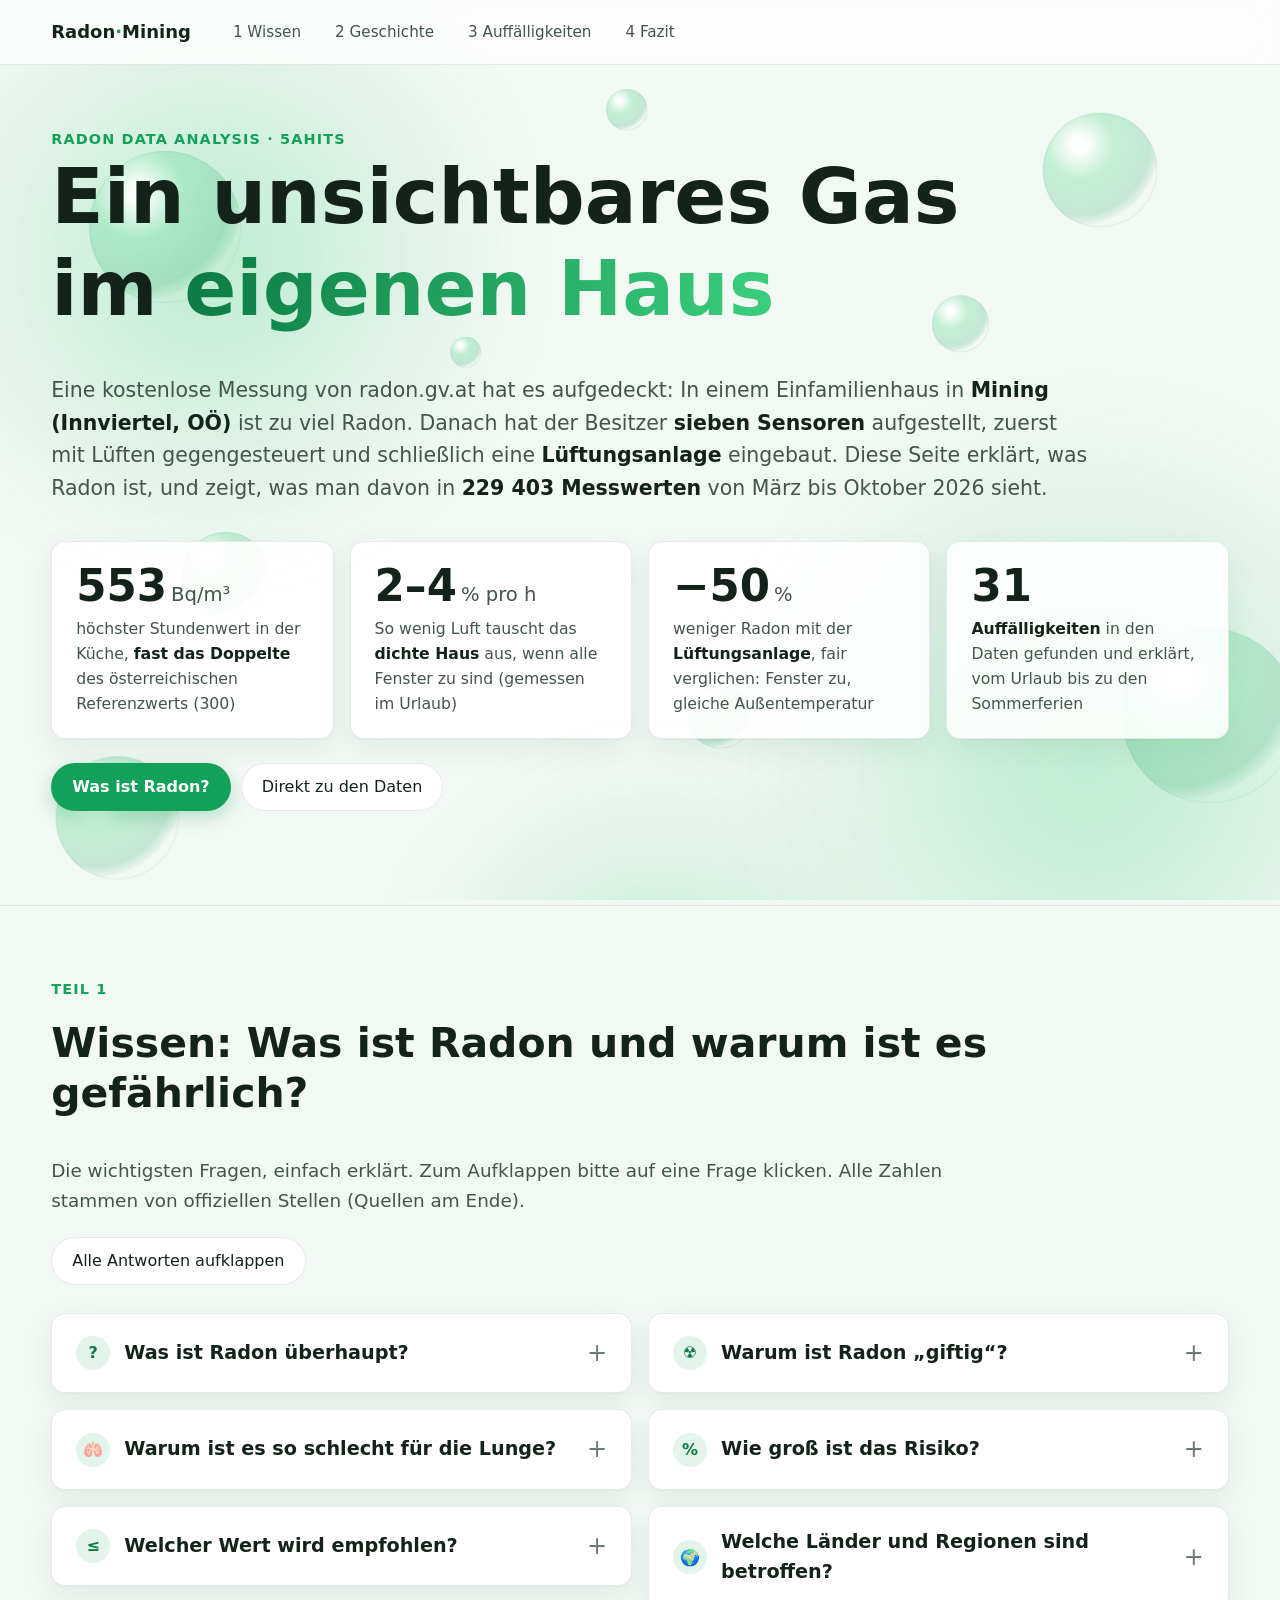
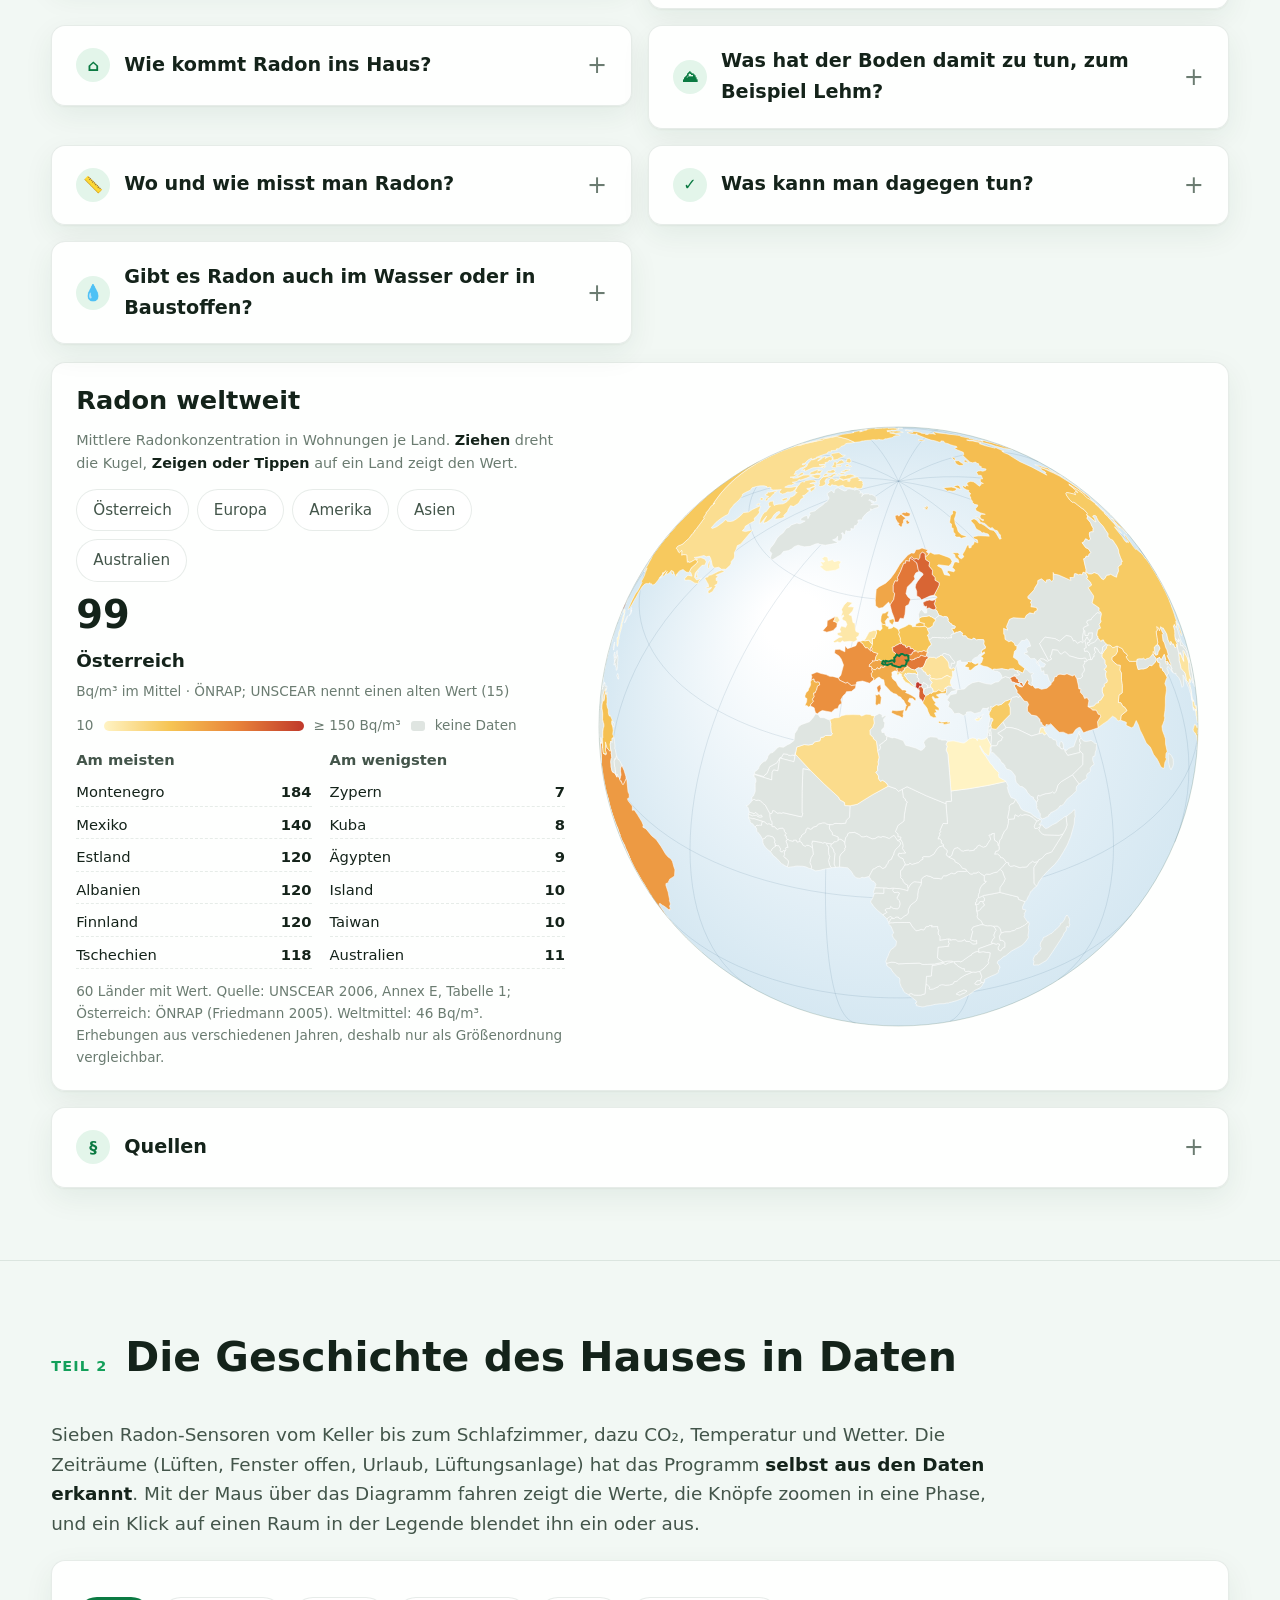
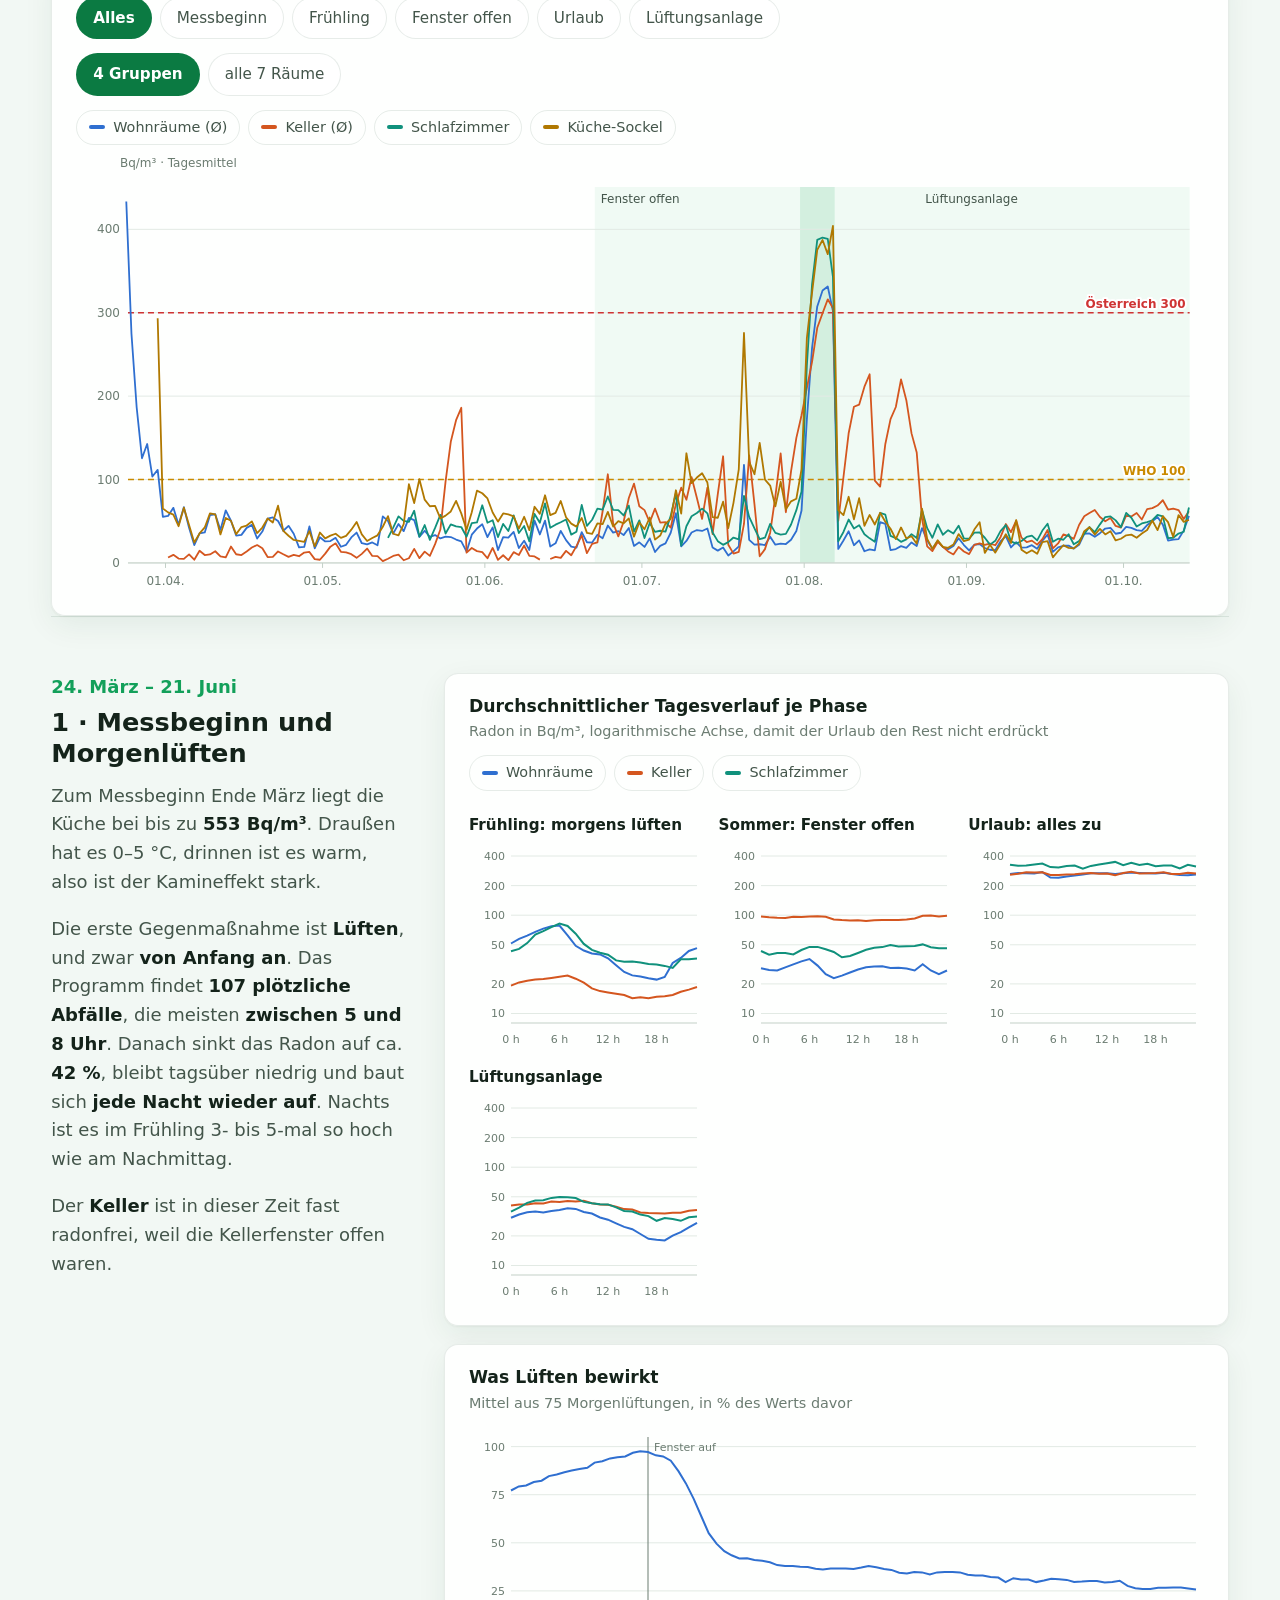
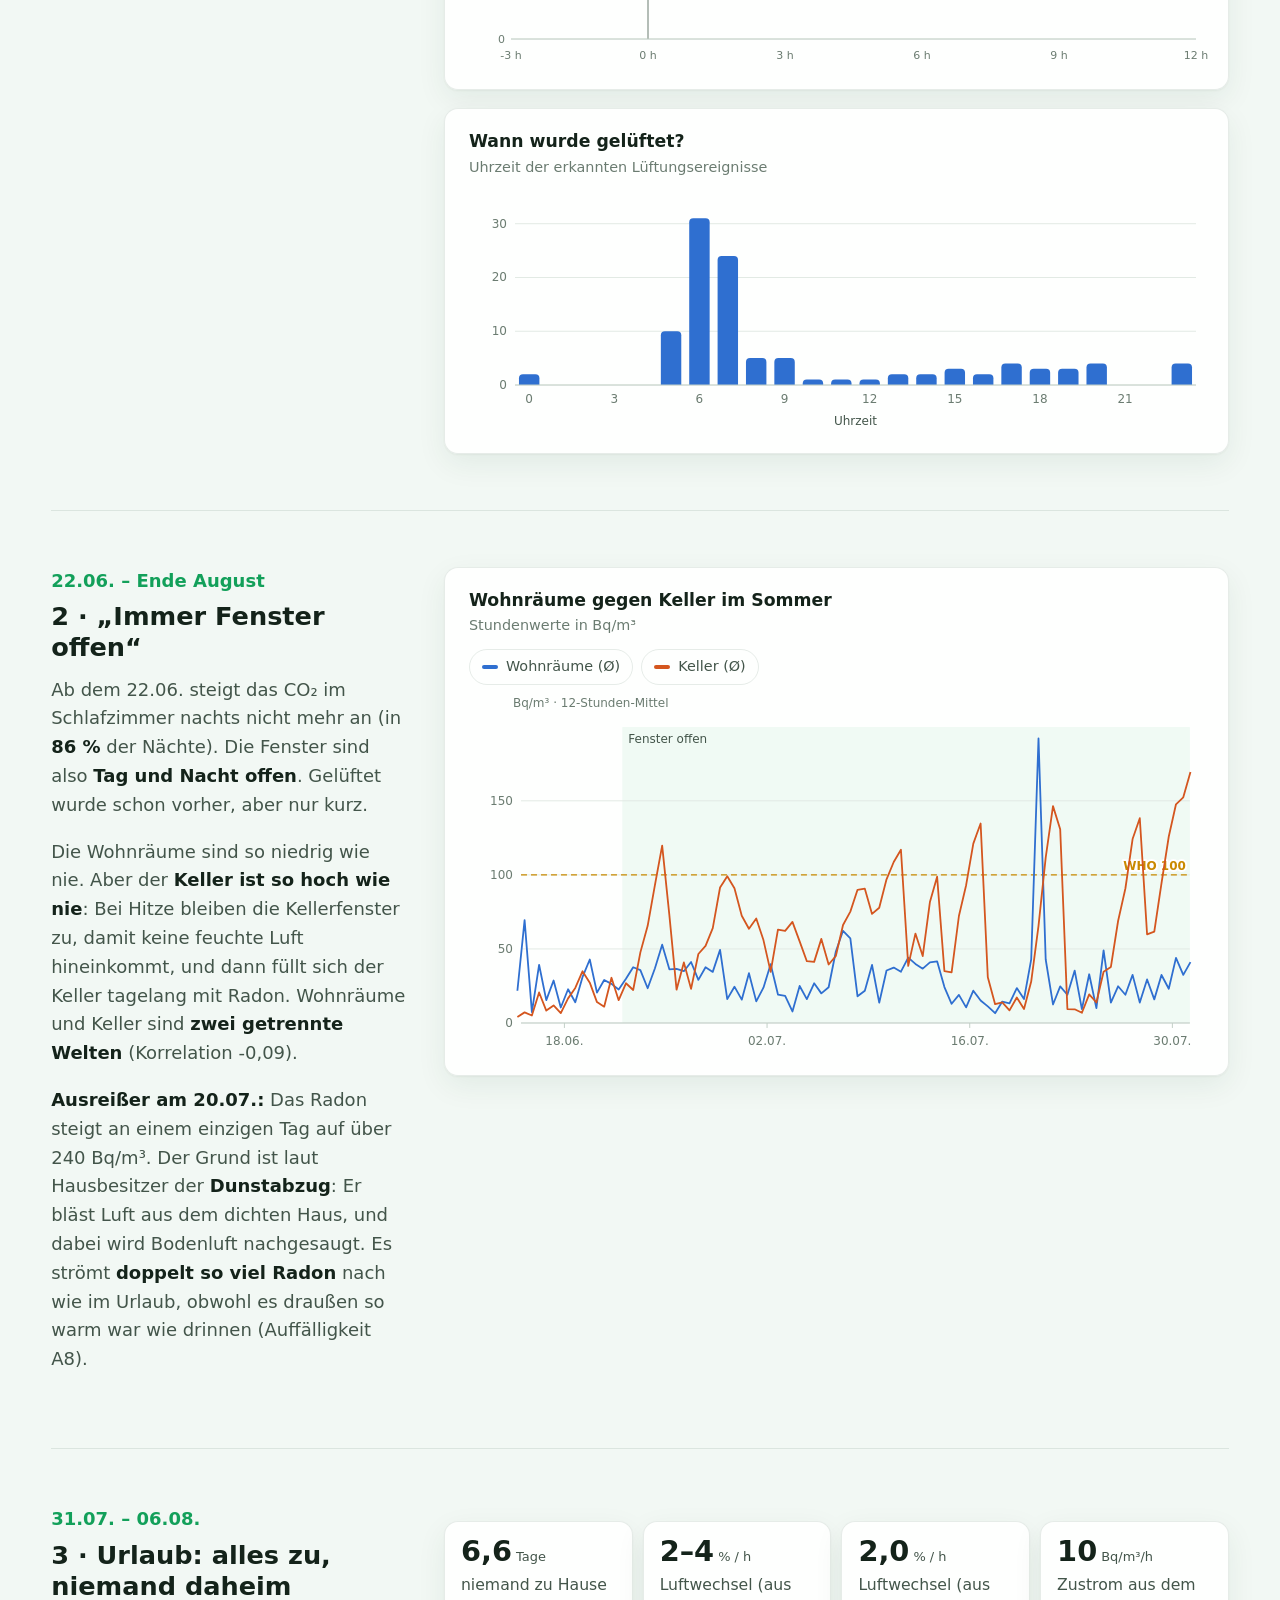
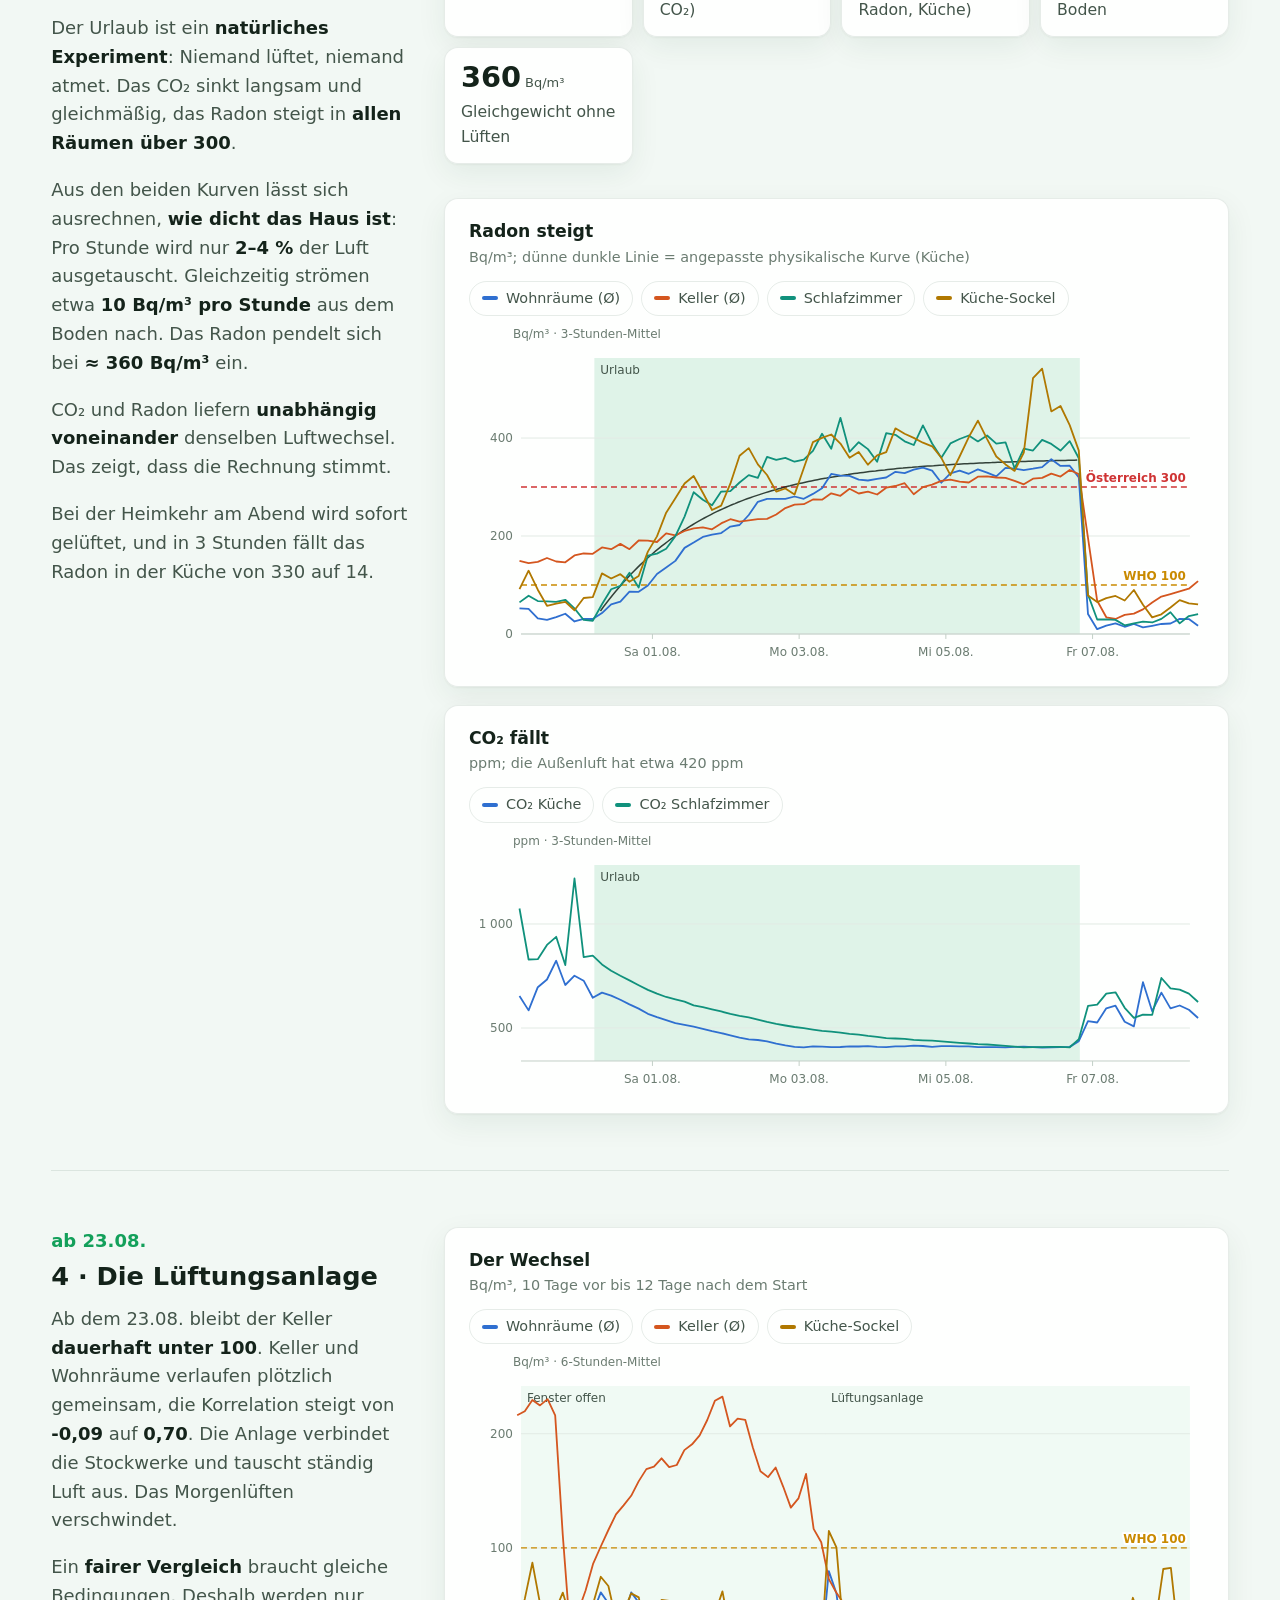
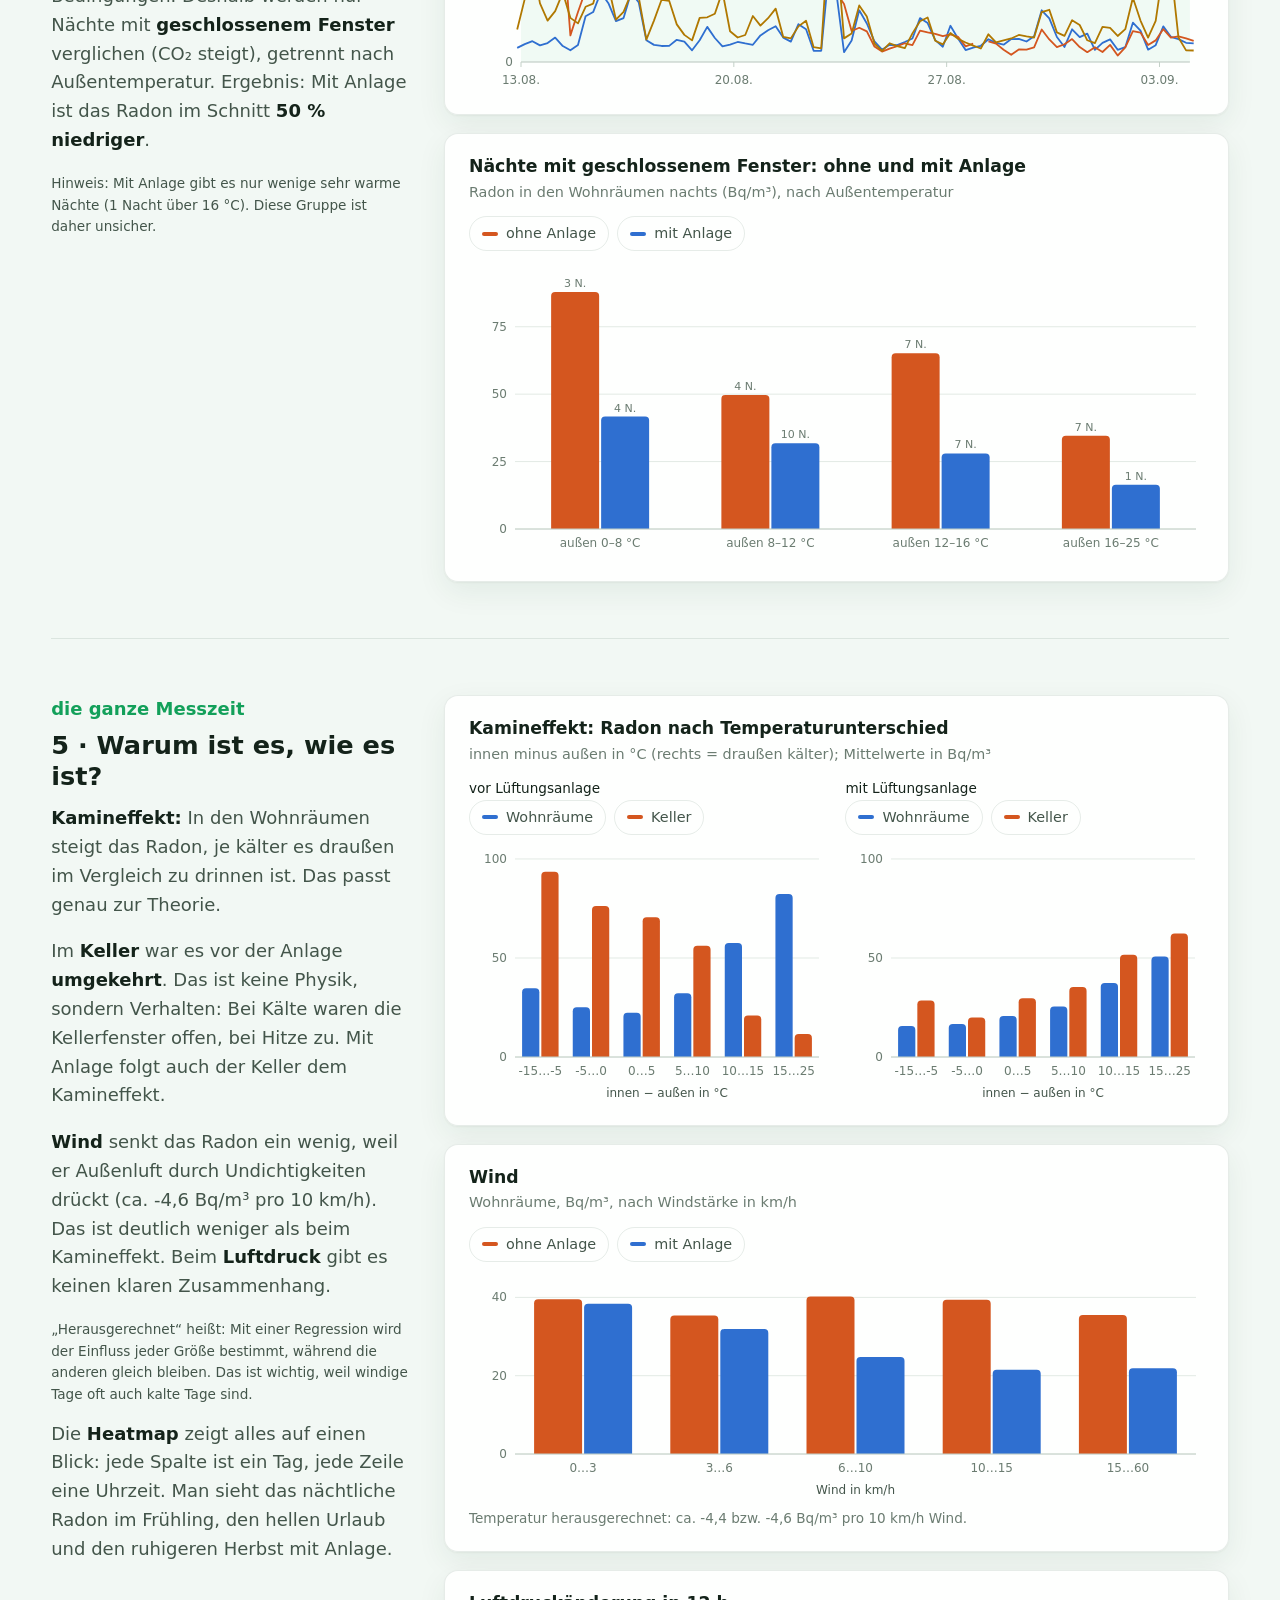
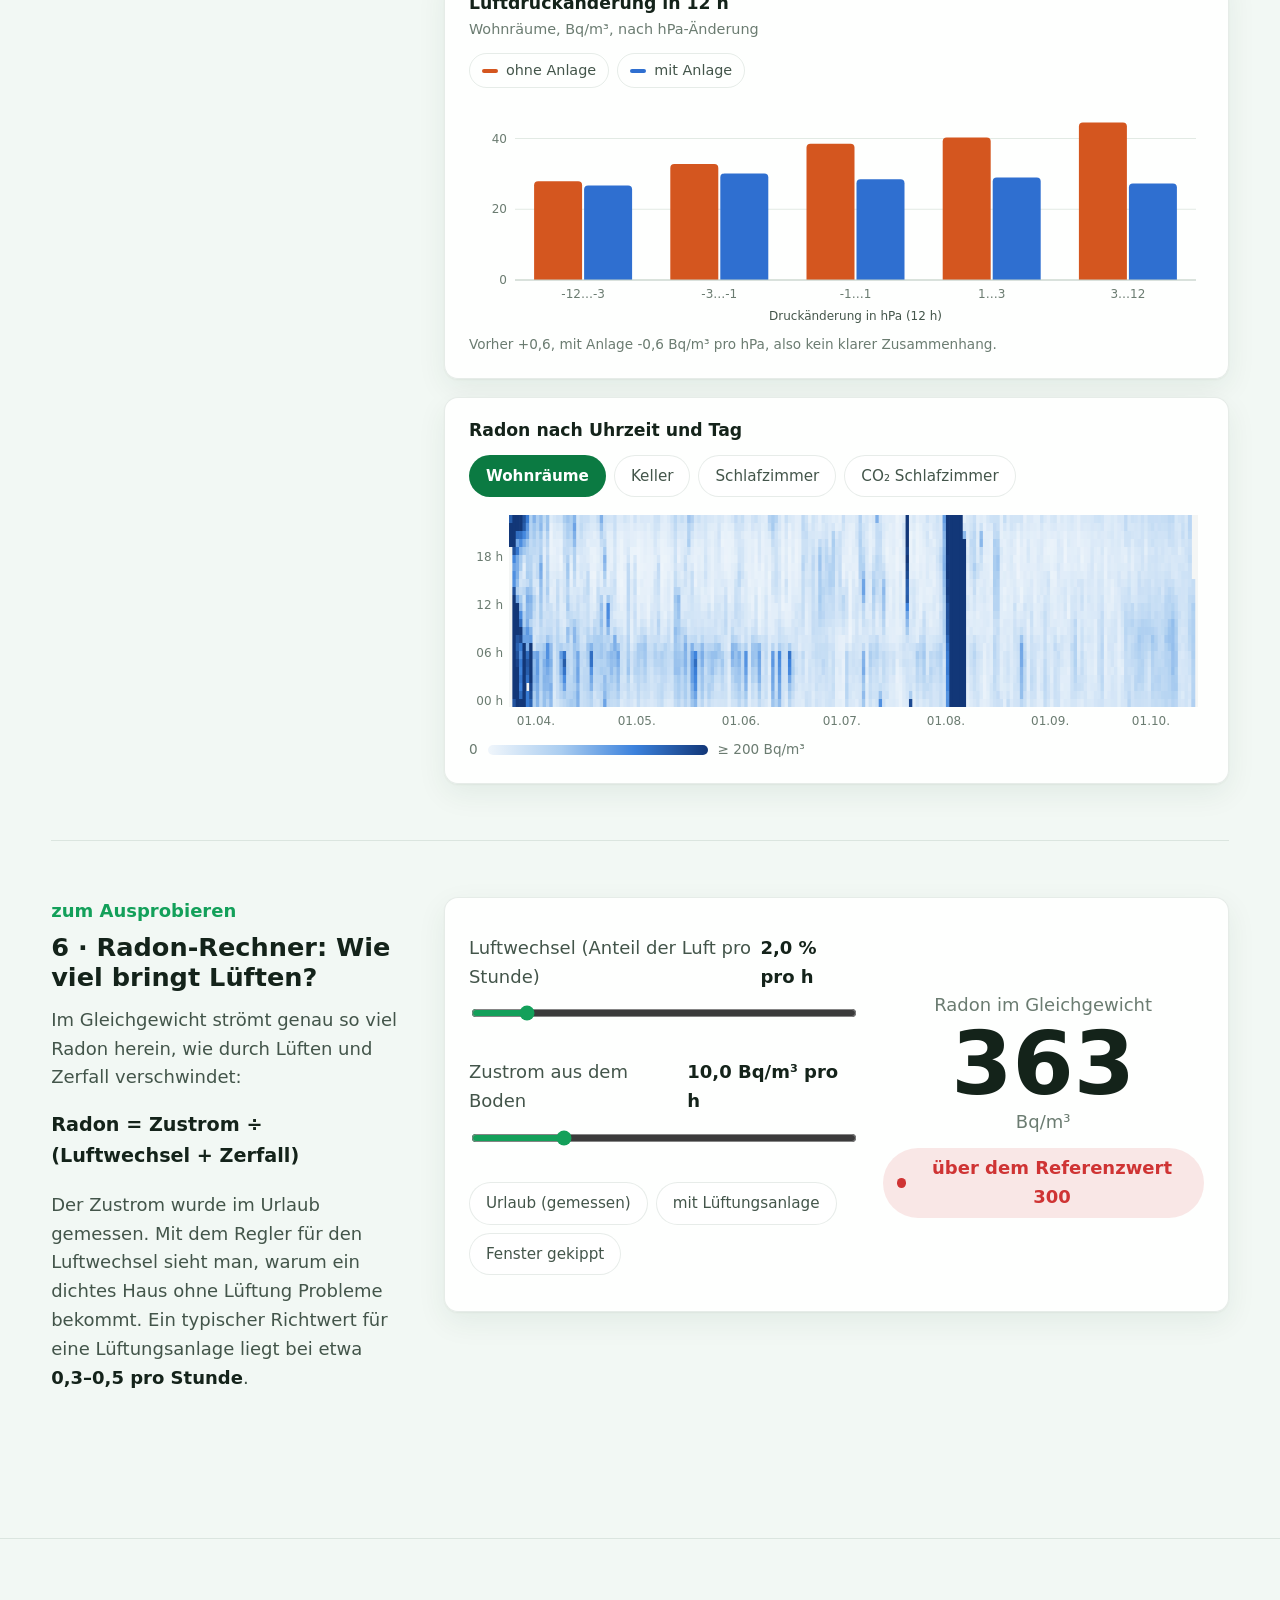
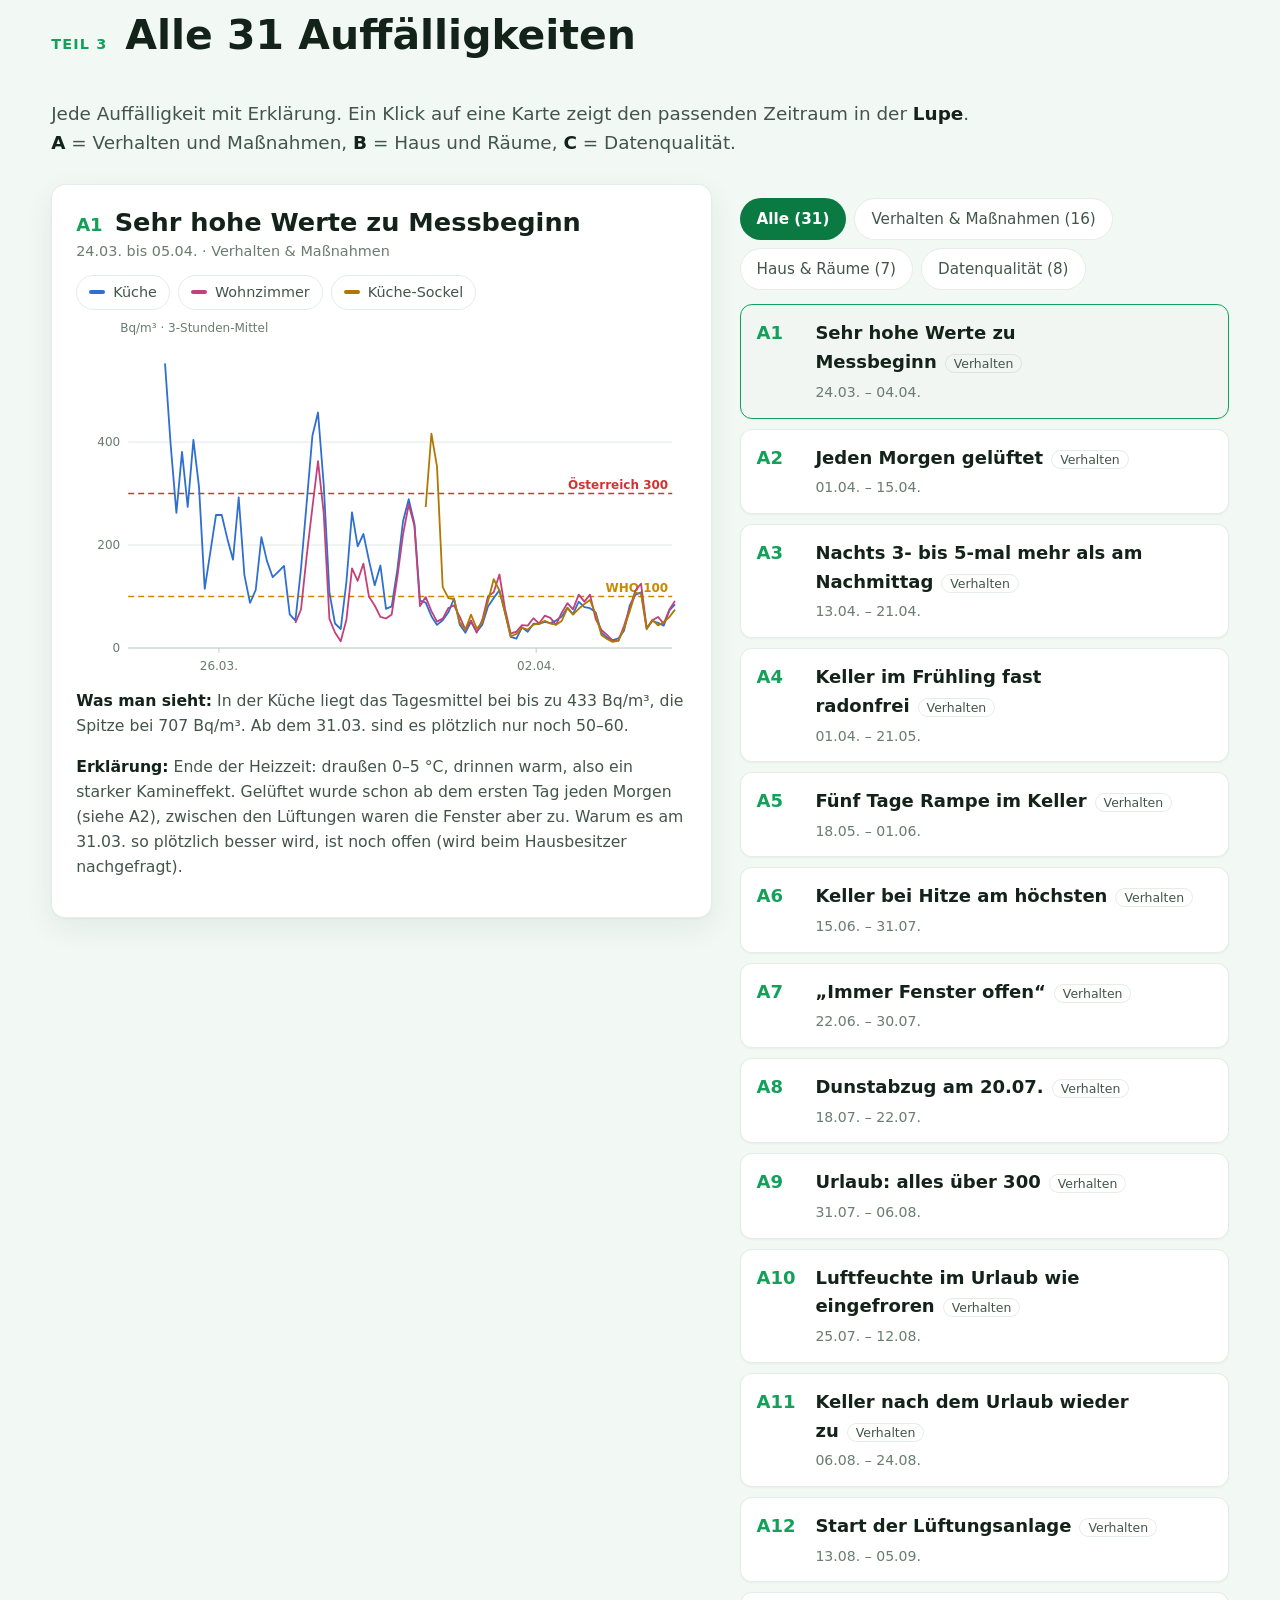
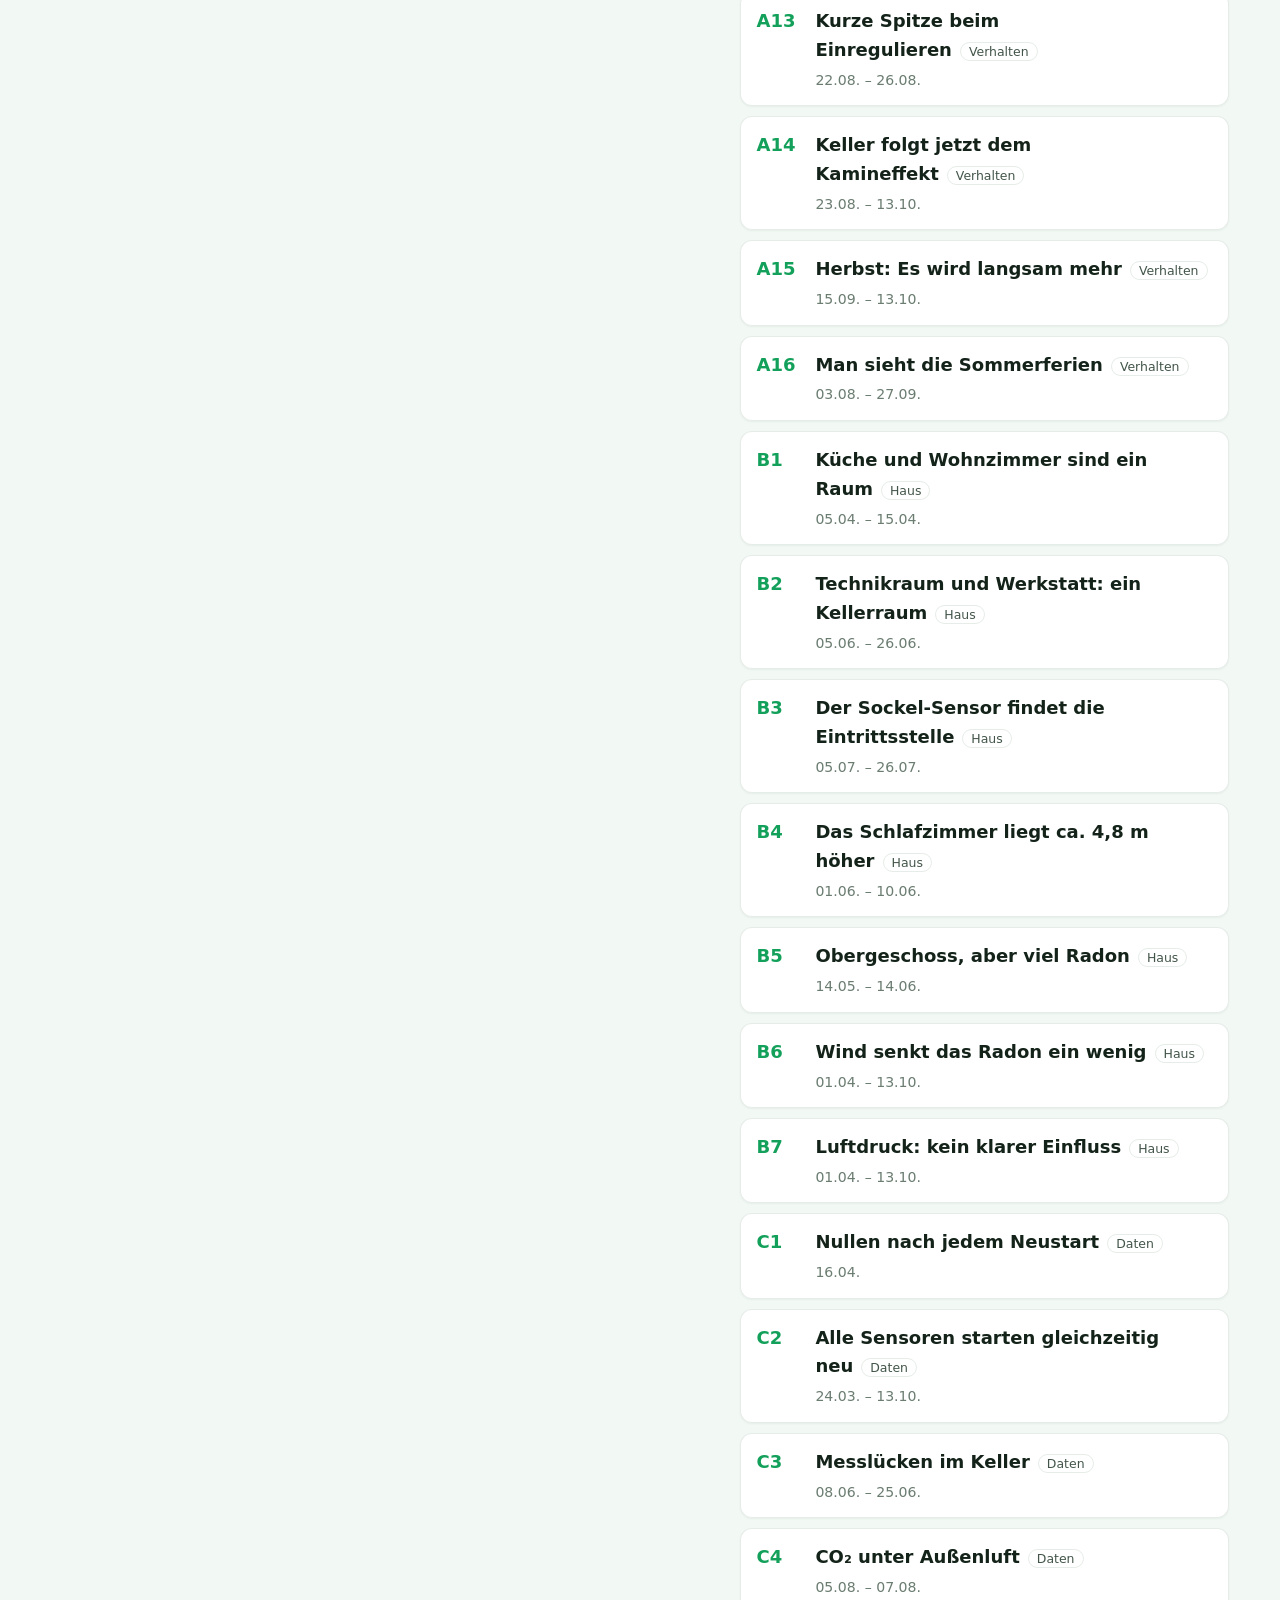
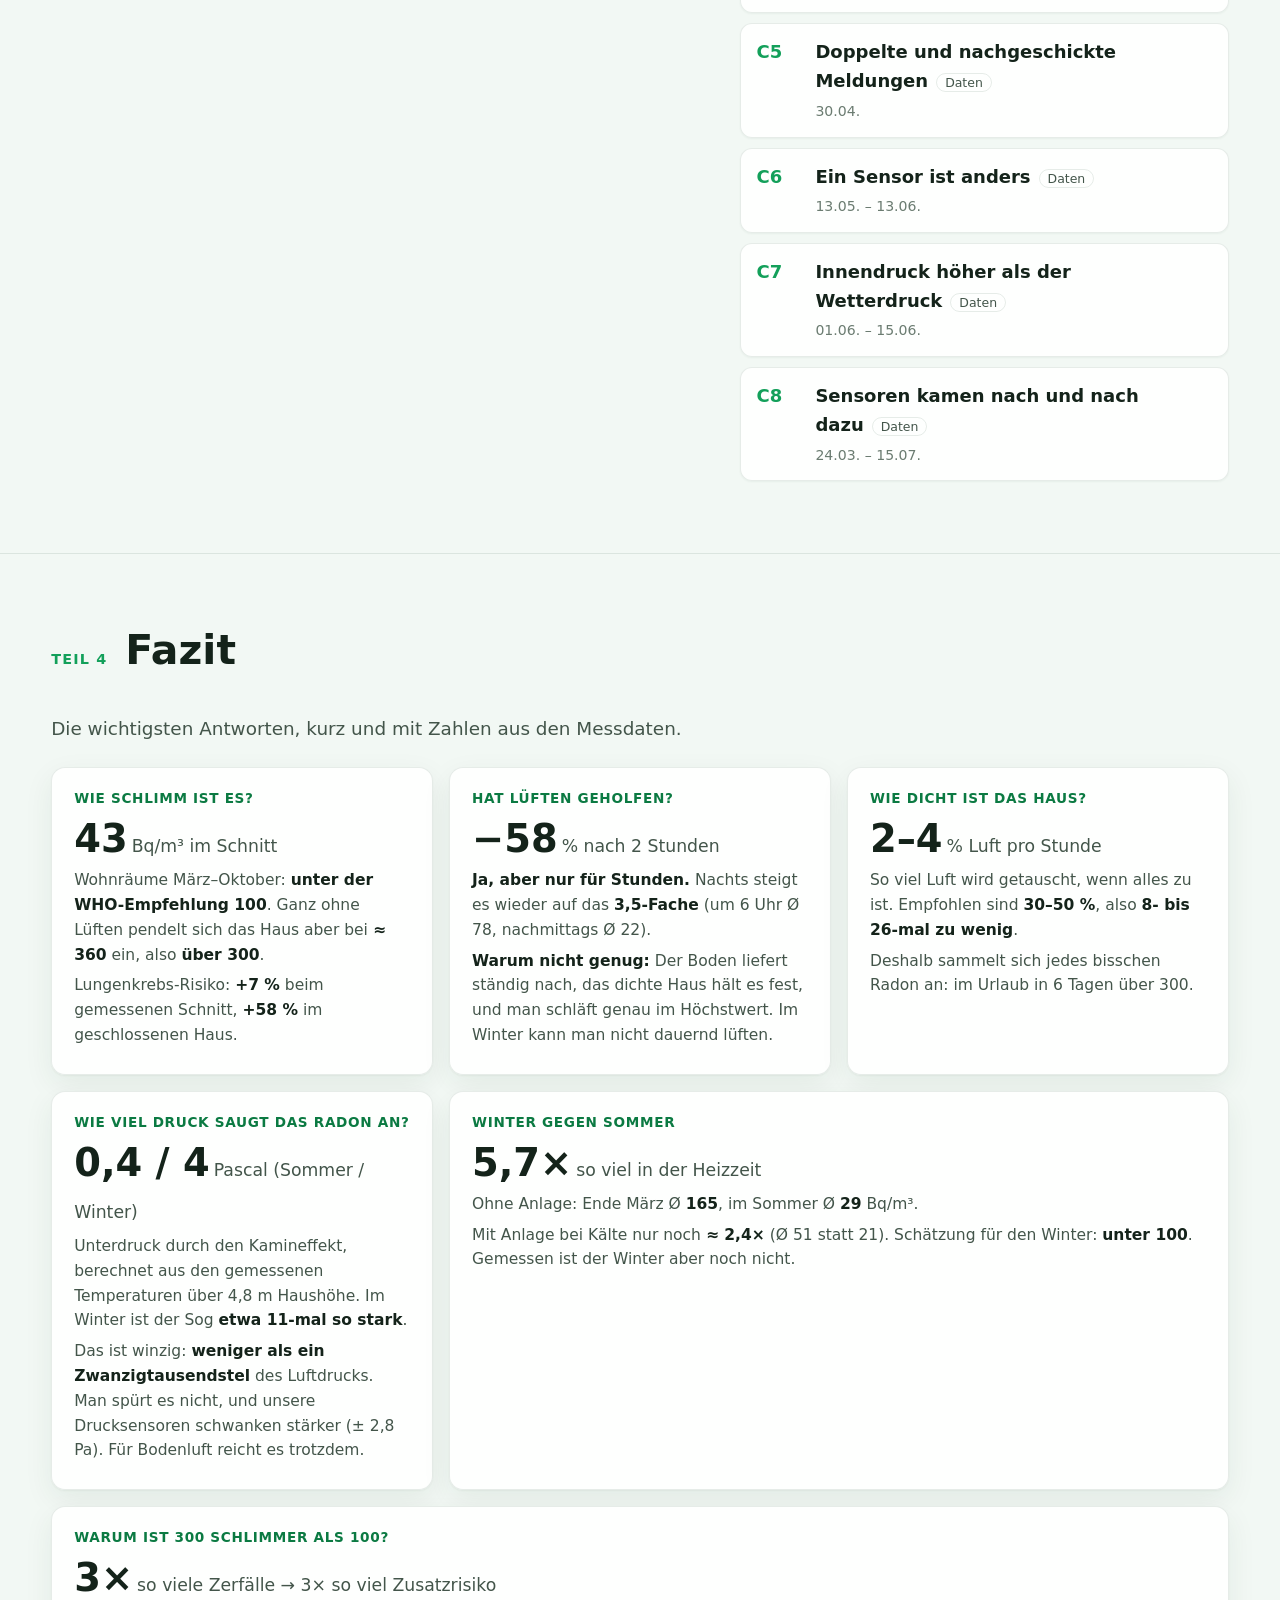
<file: index.html>
<!doctype html>
<html lang="de">
<head>
<meta charset="utf-8">
<meta name="viewport" content="width=device-width, initial-scale=1">
<title>Radon Data Analysis</title>
<meta http-equiv="refresh" content="0; url=radon.html">
<style>body{margin:0;min-height:100vh;display:grid;place-items:center;background:#f2f8f4;color:#14231a;font:18px system-ui,sans-serif}a{color:#0b7a42}</style>
</head>
<body><p>Weiter zur <a href="radon.html">Radon-Website</a> · <a href="dokumentation.html">Dokumentation</a></p></body>
</html>
</file>
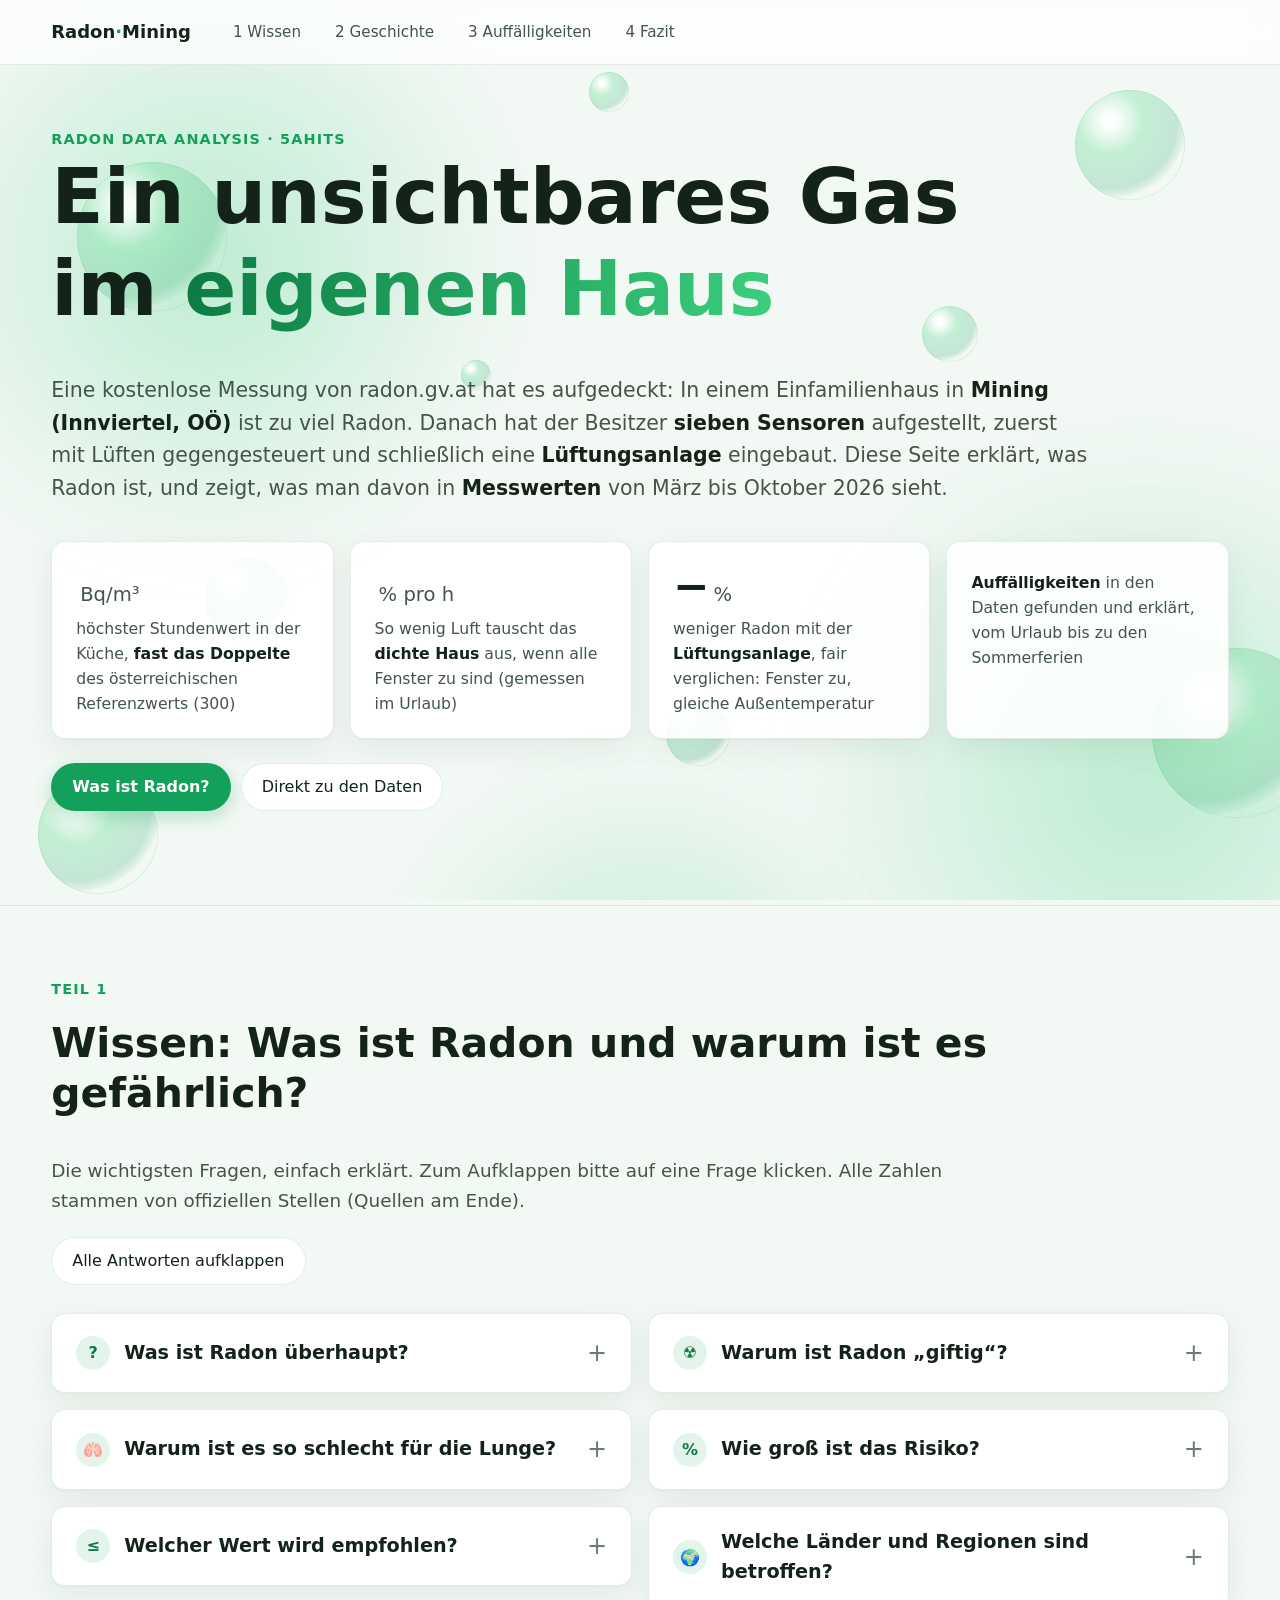
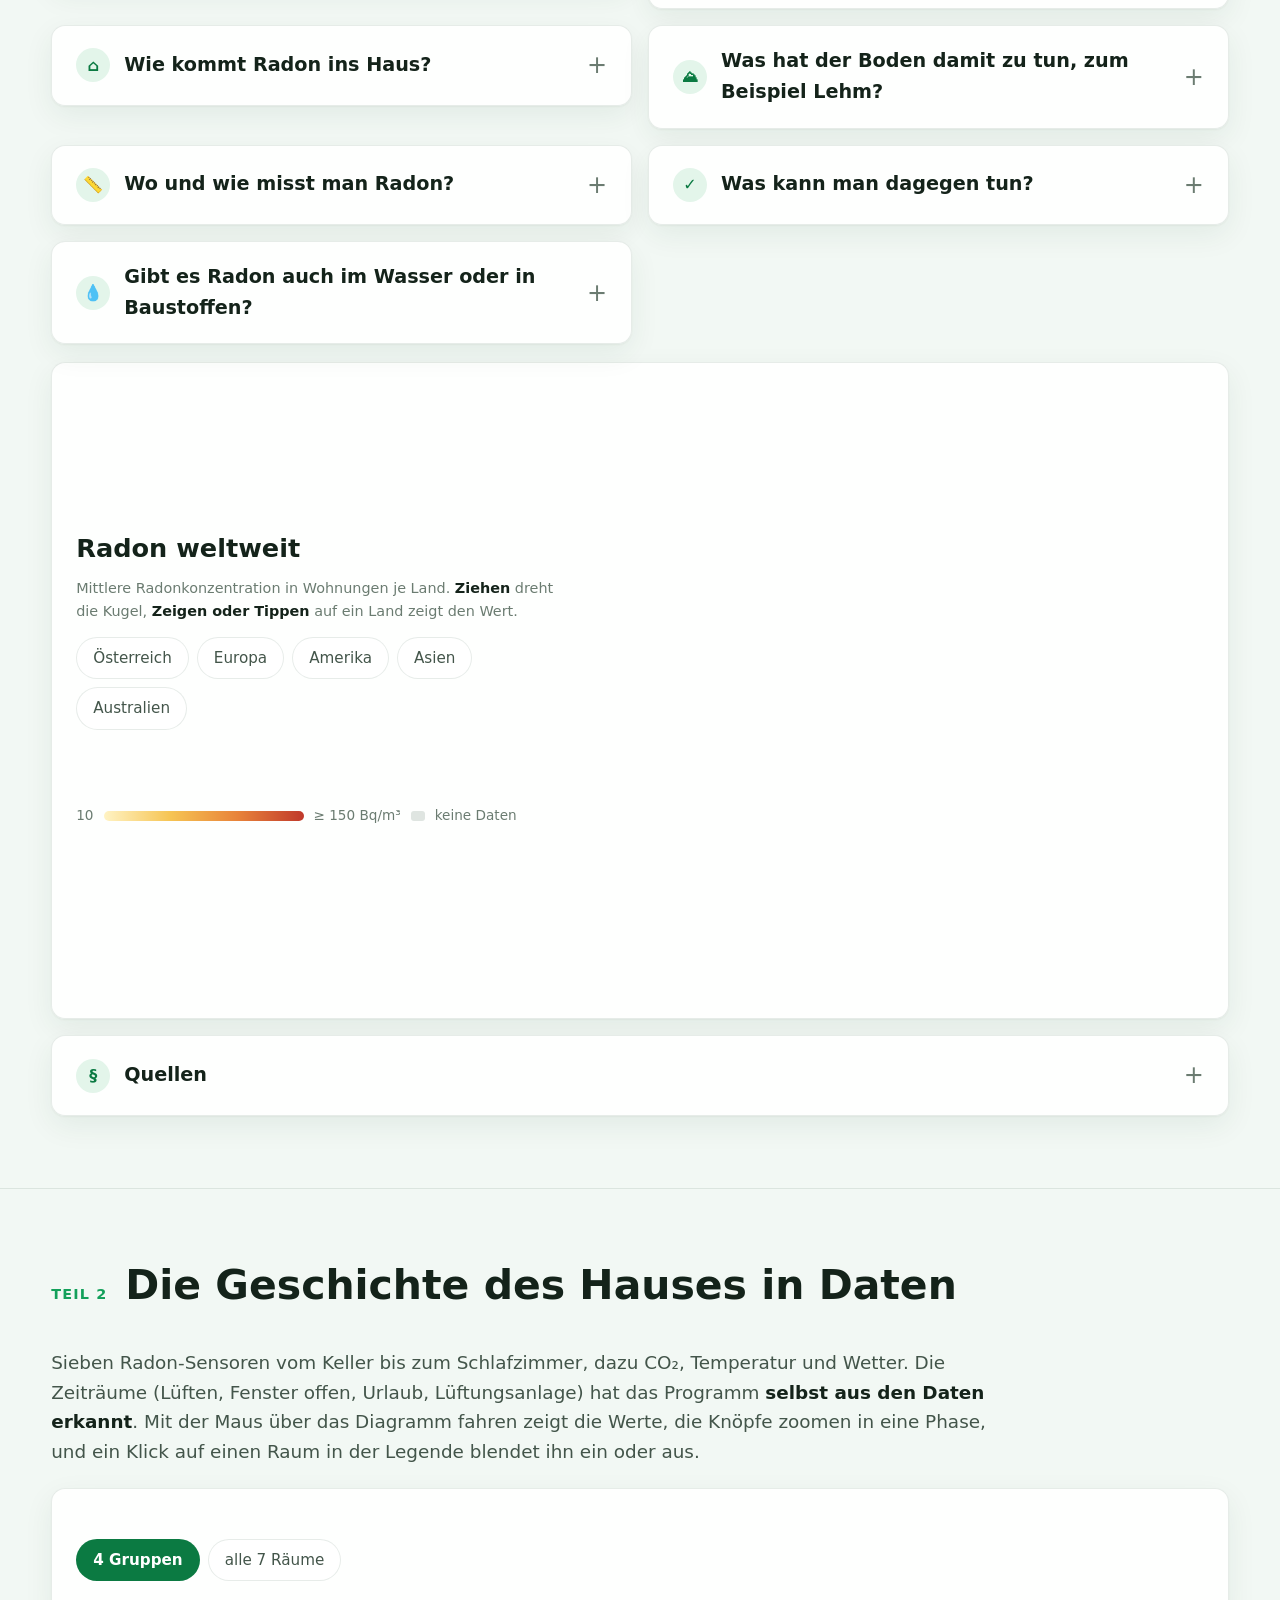
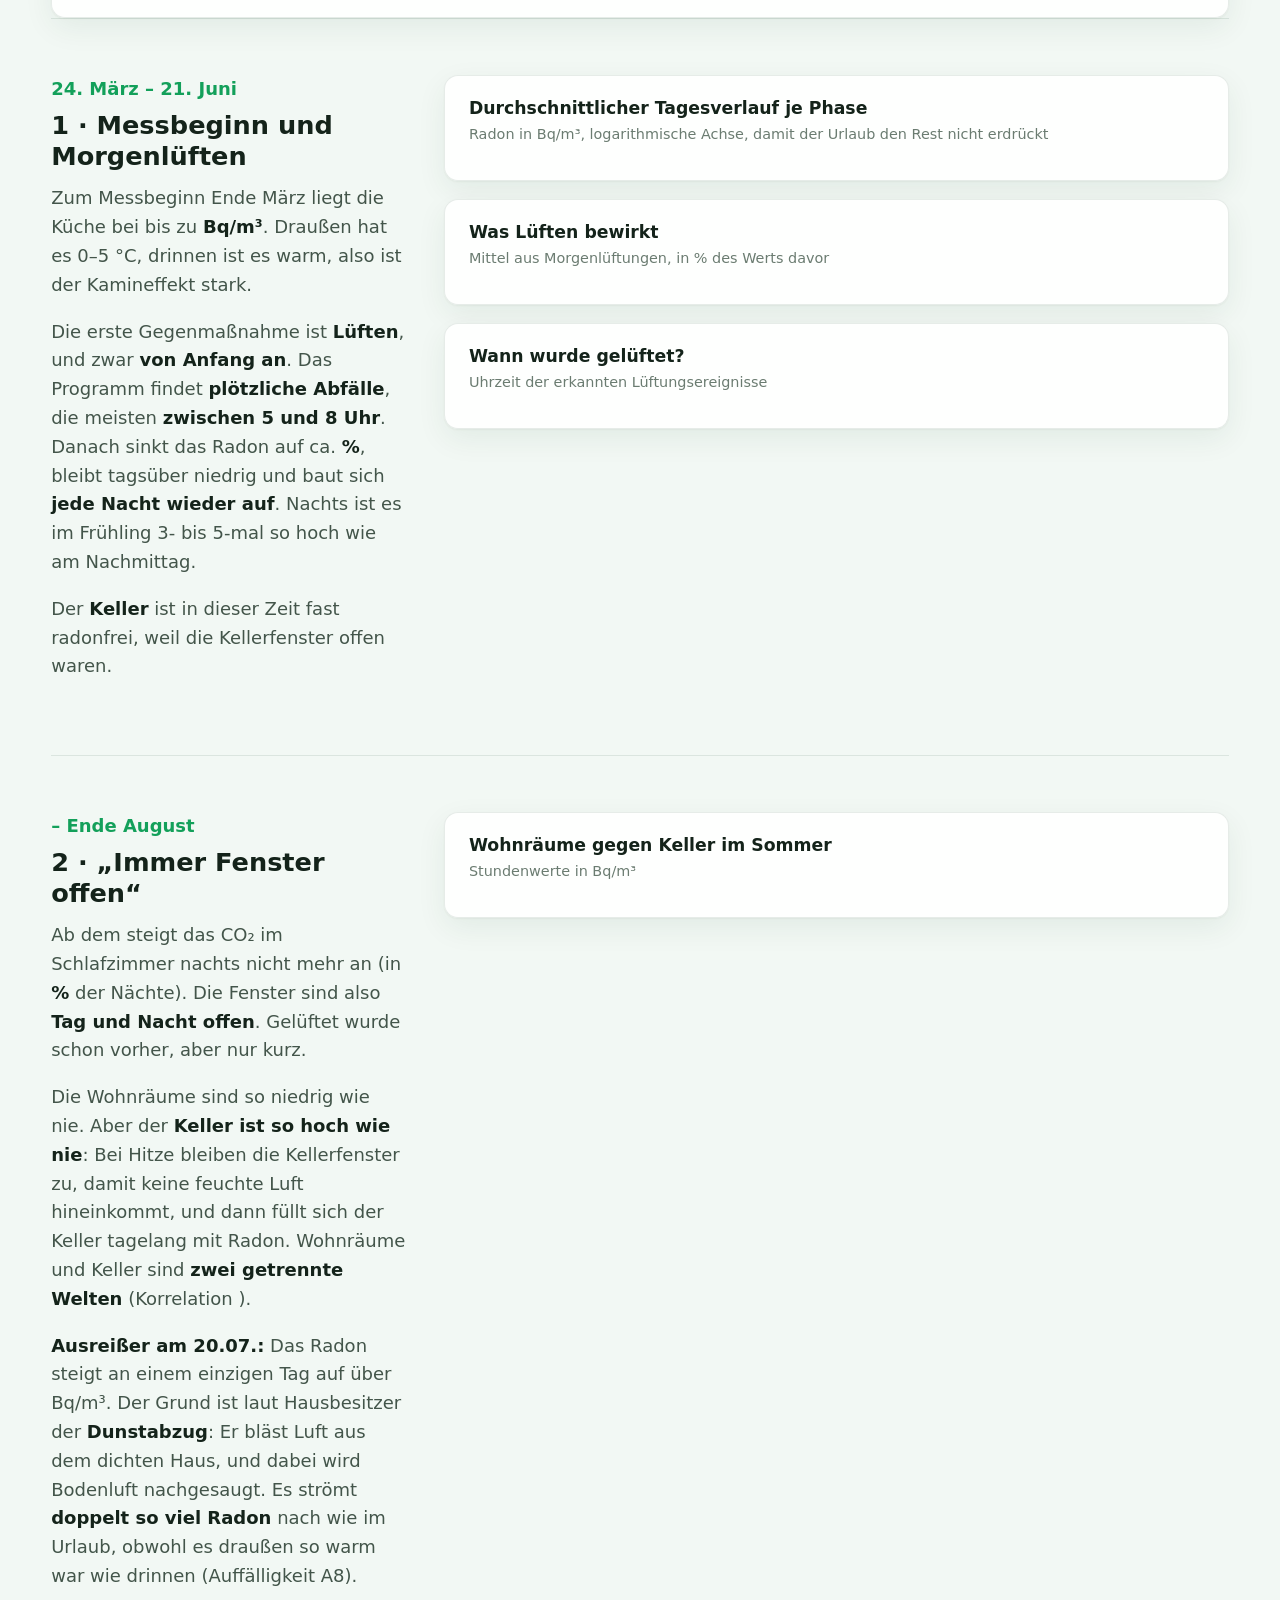
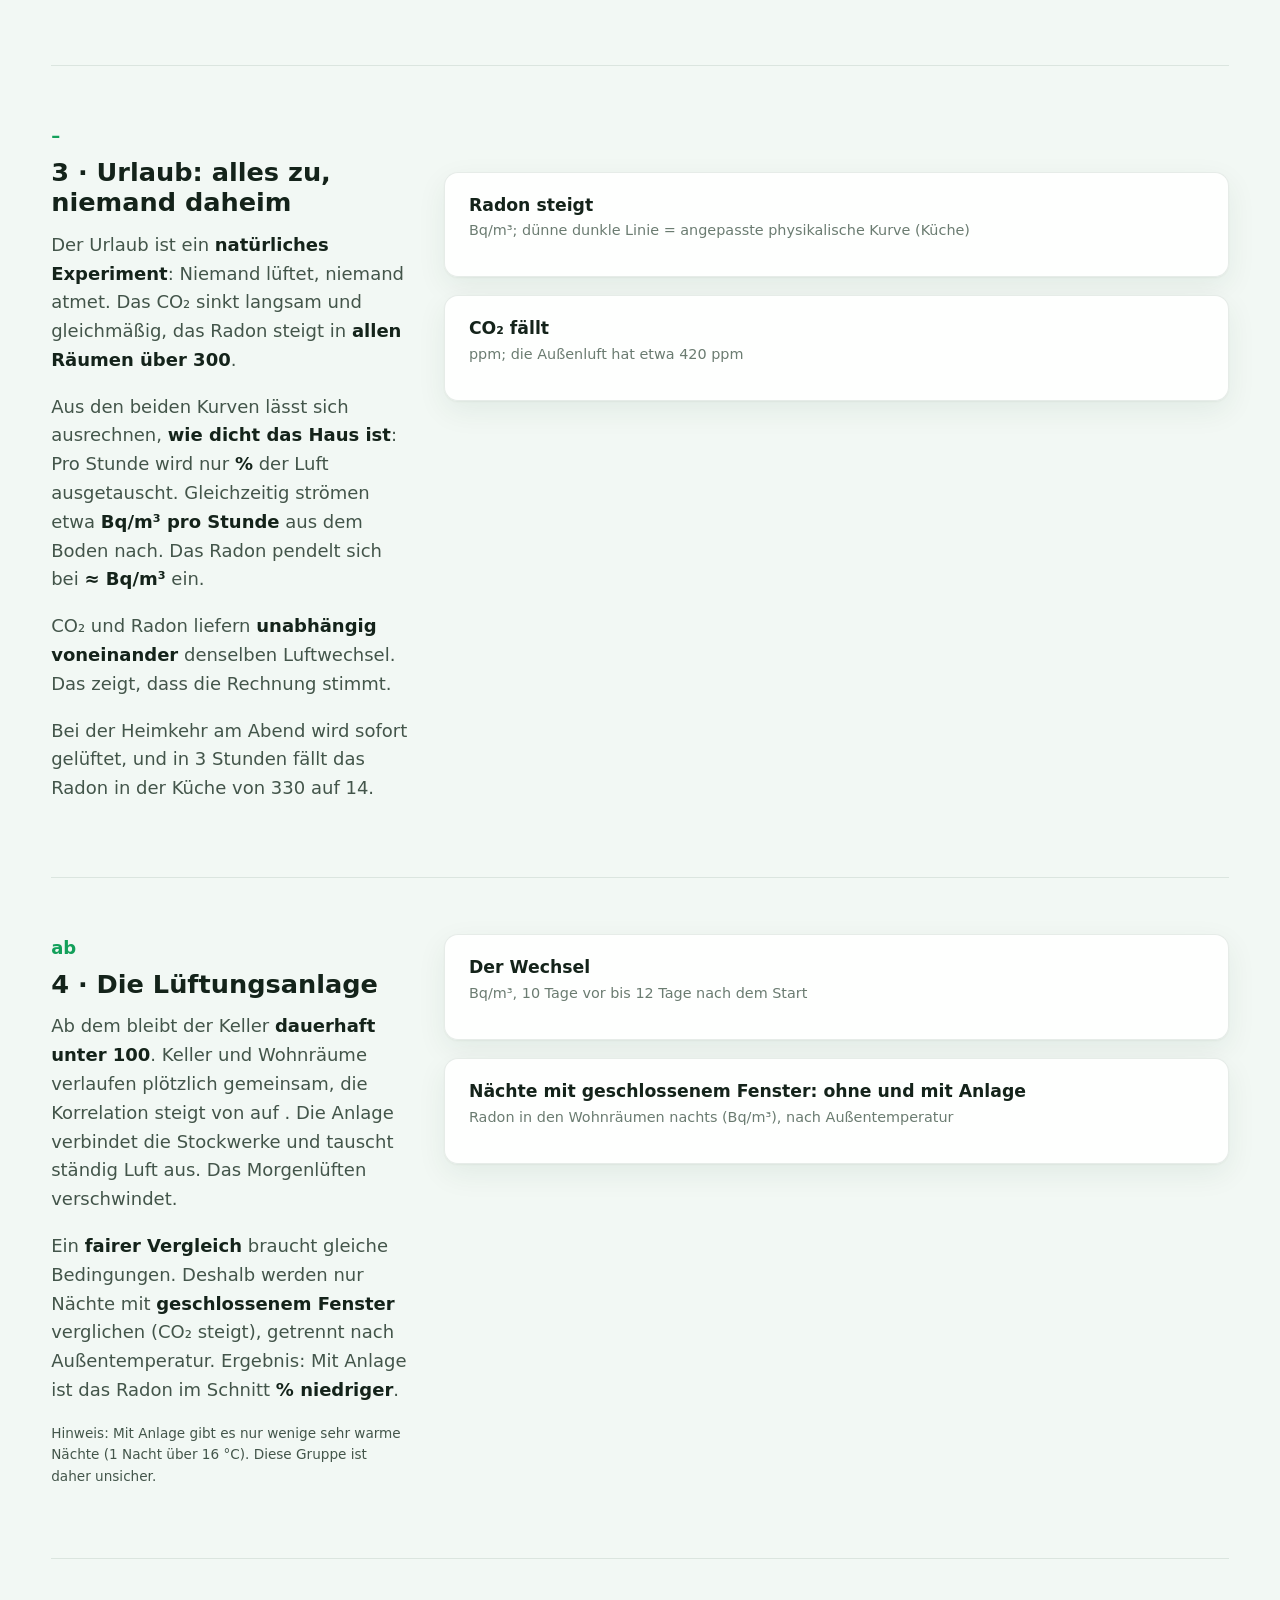
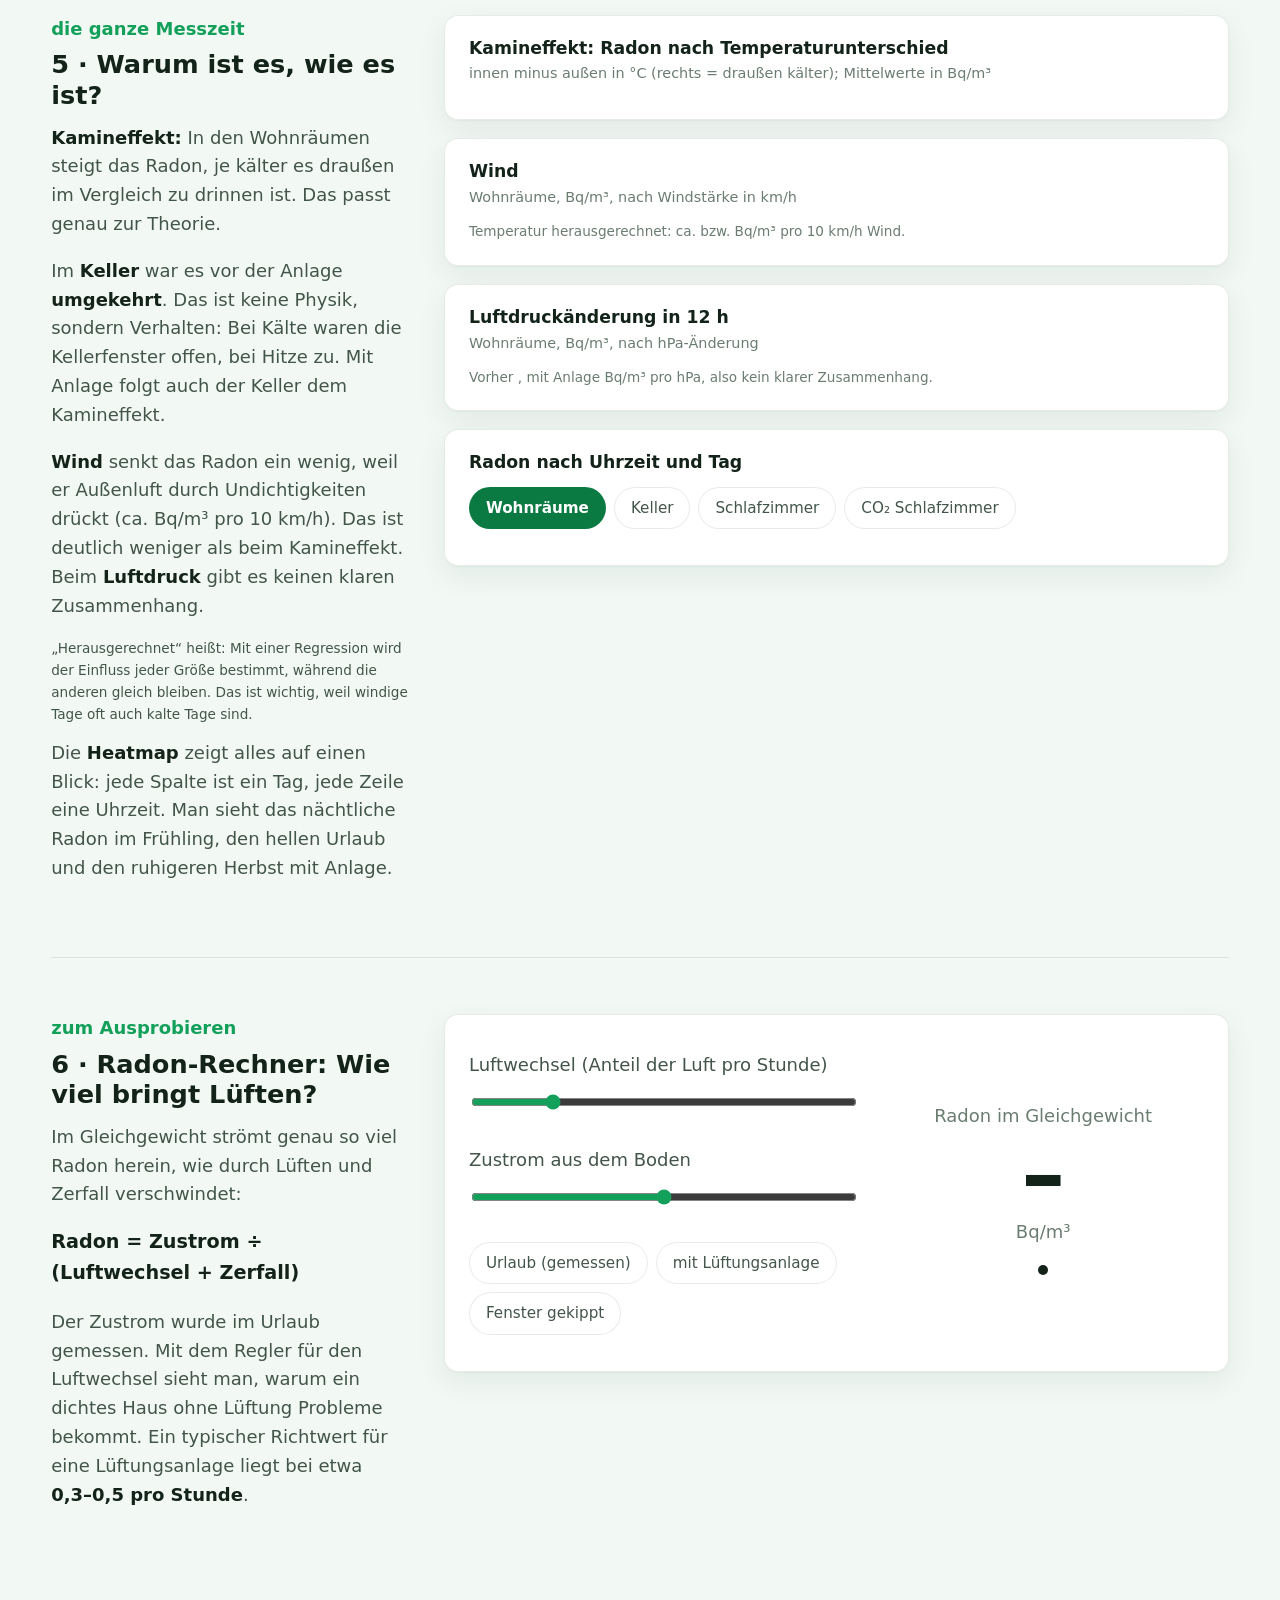
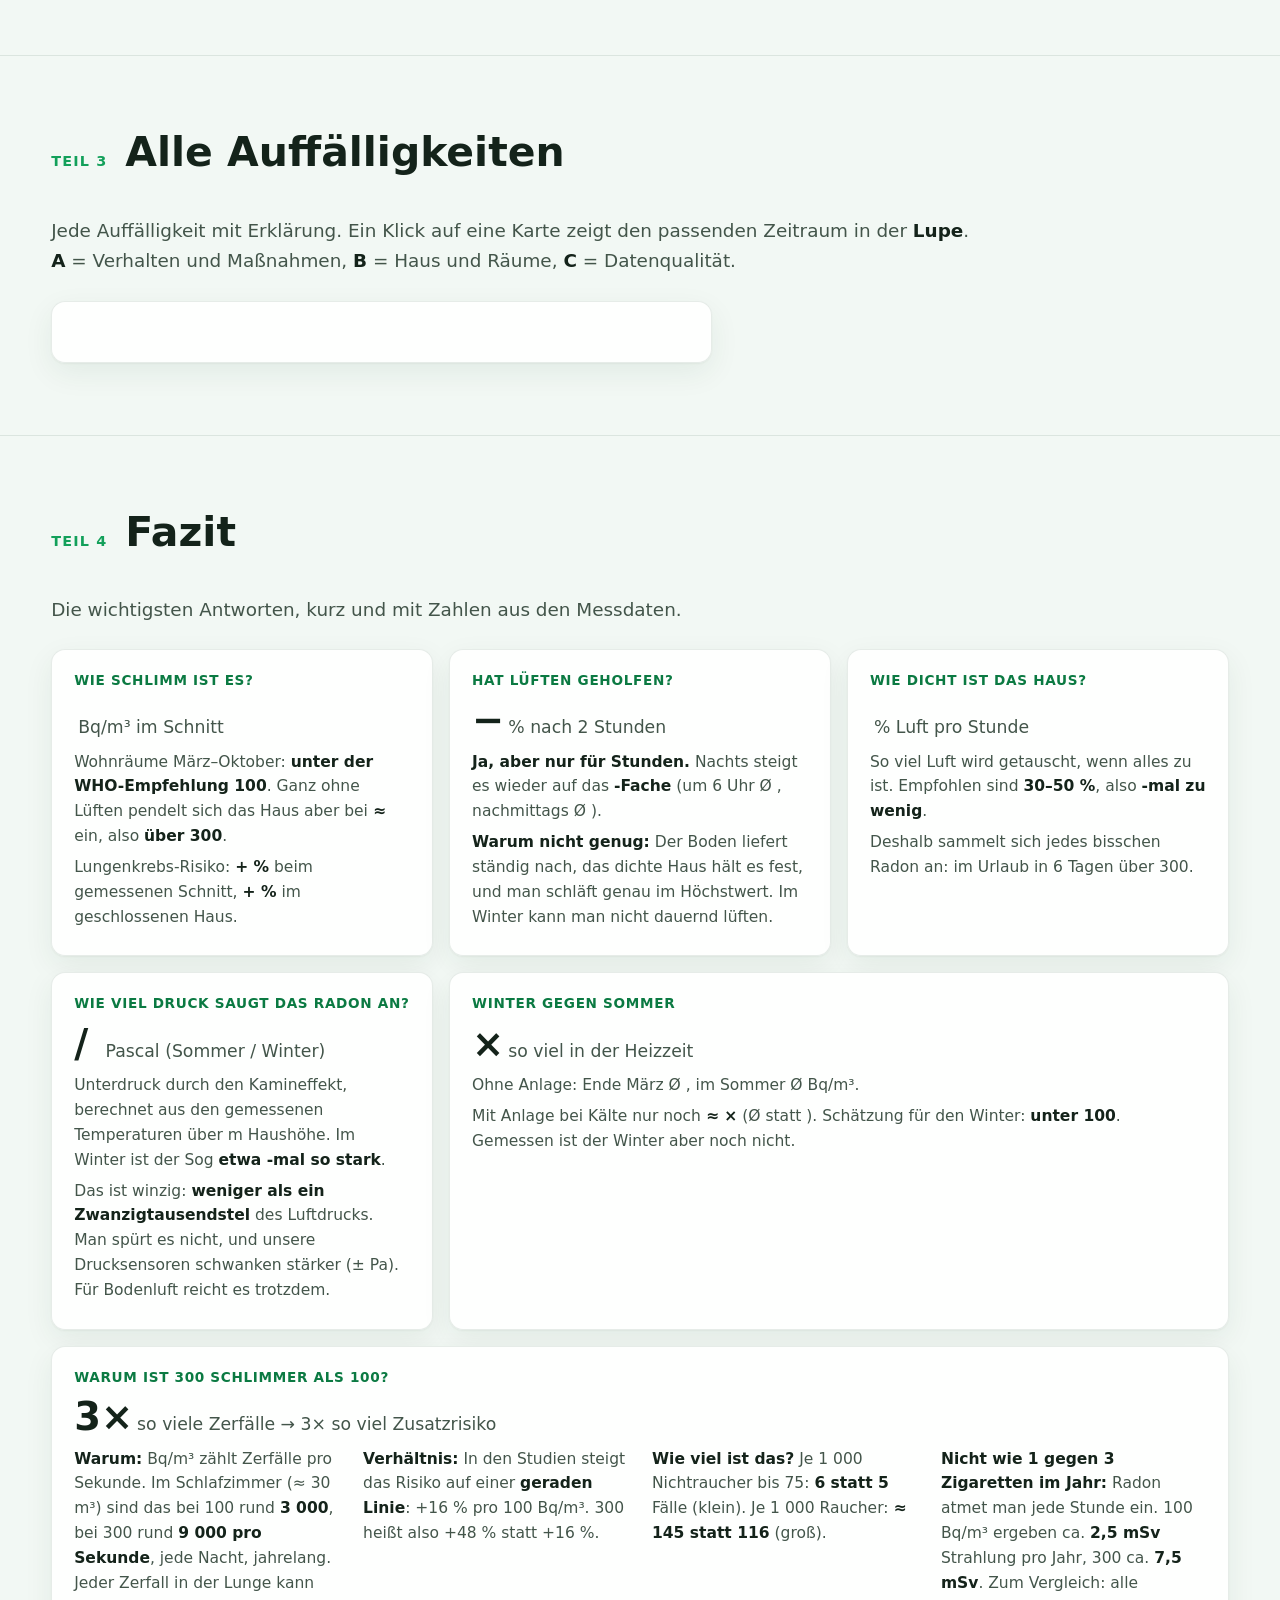
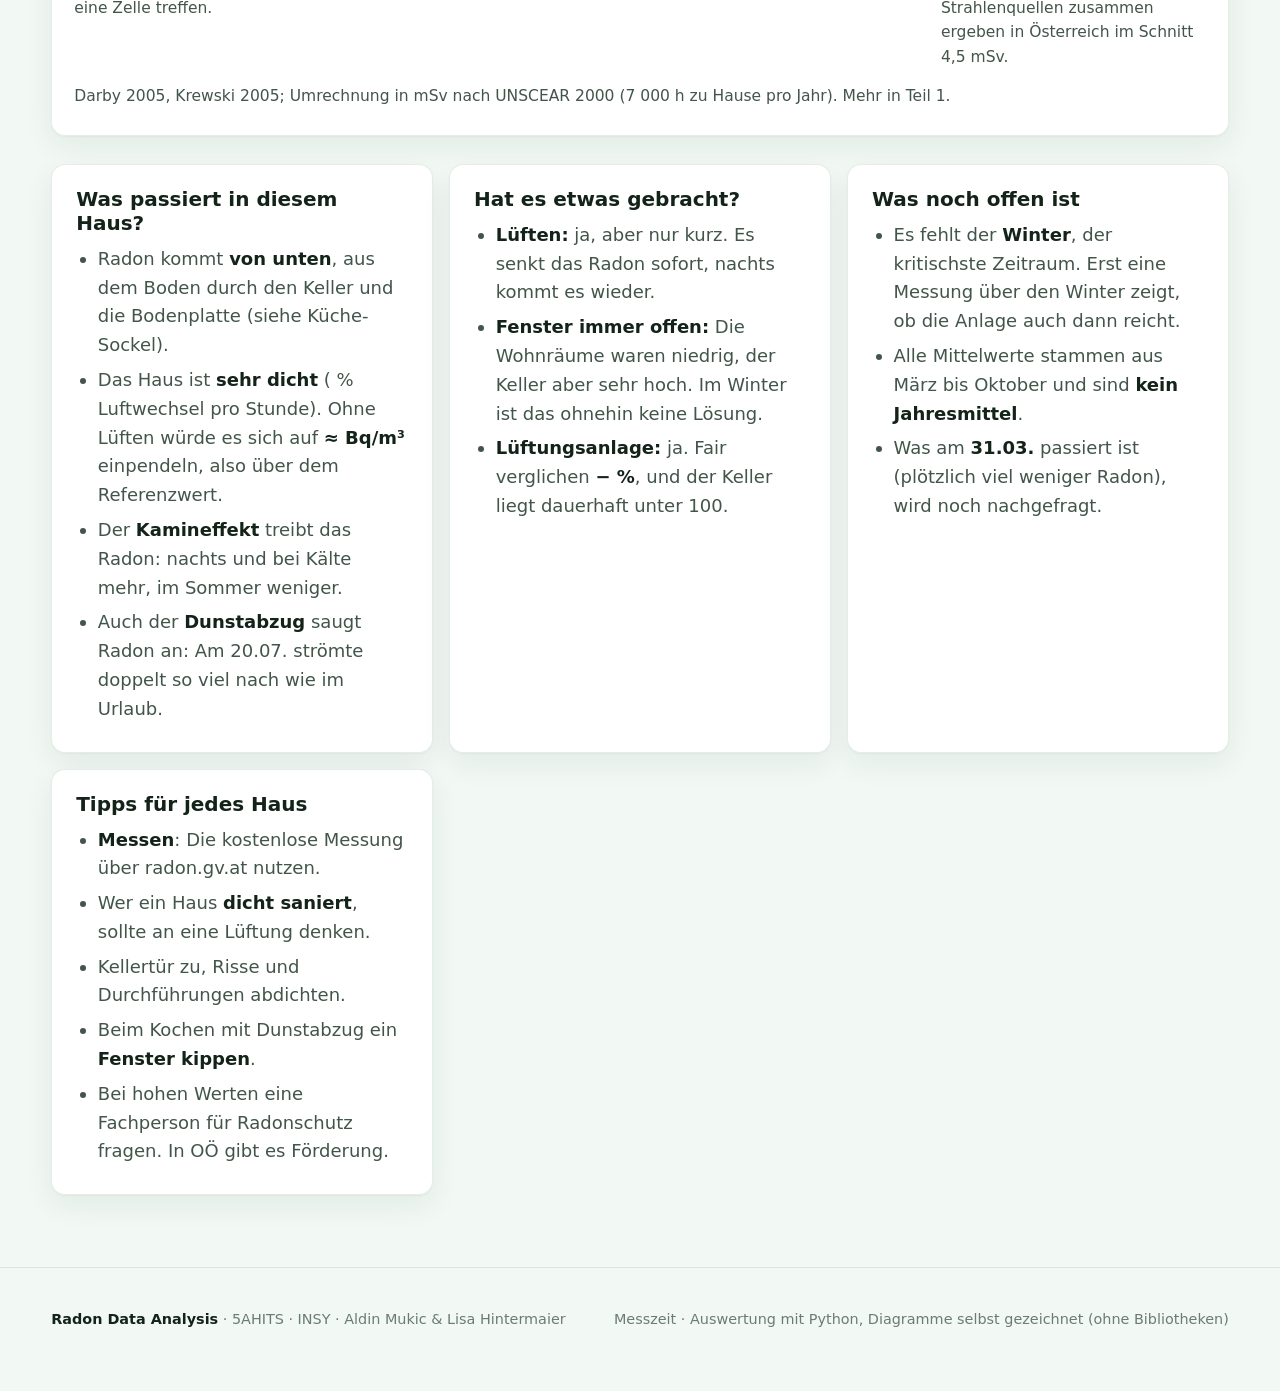
<file: webseite_vorlage.html>
<!doctype html>
<html lang="de">
<head>
<meta charset="utf-8">
<meta name="viewport" content="width=device-width, initial-scale=1">
<title>Radon im Haus</title>
<meta name="description" content="Radon-Messdaten eines Hauses in Mining (OÖ): Was ist Radon, wie kommt es ins Haus, was hilft – und was man davon in den Daten sieht.">
<style>
/* ---------- Farben und Grundwerte (helles, modernes Schema mit grünem Akzent) ---------- */
:root {
  color-scheme: light;
  --seite: #f2f8f4; --flaeche: rgba(255,255,255,.88); --flaeche2: #f1f6f2; --flaeche3: #e2efe6;
  --text: #14231a; --text2: #43554a; --leise: #6b7c71;
  --raster: #e2eae4; --achse: #c3d0c7; --rand: rgba(20,70,40,.10);
  --akzent: #13a05a; --akzent-dunkel: #0b7a42; --akzent-hell: #e3f5ea;
  --schatten: 0 1px 2px rgba(20,70,40,.05), 0 10px 30px rgba(20,70,40,.07);
  --blau: #2f6fd0; --orange: #d4561f; --aqua: #10917c; --gelb: #b07800;
  --magenta: #c4407a; --gruen: #3a8f1f; --violett: #7563d9; --rot: #d64545;
  --who: #c98a00; --at: #cf3434; --gut: #12893a;
  --breit: min(1680px, 100%);
  --rund: 14px;
}
* { box-sizing: border-box; }
[hidden] { display: none !important; }
html { scroll-behavior: smooth; scroll-padding-top: 76px; }
body { margin: 0; background: var(--seite); color: var(--text); font: 18px/1.6 system-ui, -apple-system, "Segoe UI", sans-serif; }
a { color: var(--akzent-dunkel); }
b, strong { color: var(--text); font-weight: 650; }
h1, h2, h3, h4 { line-height: 1.2; margin: 0 0 .5em; }
h2 { font-size: clamp(1.9rem, 3.2vw, 2.8rem); }
h3 { font-size: clamp(1.35rem, 2vw, 1.75rem); }
p { margin: 0 0 1em; }
.leise { color: var(--leise); }
.klein { font-size: .85rem; }

/* ---------- Navigation ---------- */
nav.oben { position: sticky; top: 0; z-index: 50; display: flex; align-items: center; gap: 28px; padding: 14px 4vw;
  background: rgba(255,255,255,.72); backdrop-filter: blur(14px); -webkit-backdrop-filter: blur(14px); border-bottom: 1px solid var(--rand); overflow-x: auto; }
nav.oben .marke { font-weight: 700; white-space: nowrap; color: var(--text); text-decoration: none; }
nav.oben .marke span { color: var(--akzent); }
nav.oben .links { display: flex; gap: 6px; }
nav.oben .links a { color: var(--text2); text-decoration: none; padding: 6px 14px; border-radius: 999px; white-space: nowrap; font-size: .95rem; }
nav.oben .links a.aktiv, nav.oben .links a:hover { background: var(--flaeche3); color: var(--text); }
#fortschritt { position: absolute; left: 0; bottom: -1px; height: 2px; background: var(--akzent); width: 0; }

/* ---------- Abschnitte ---------- */
section { padding: 72px 4vw; position: relative; z-index: 1; }
section > .innen { max-width: var(--breit); margin: 0 auto; }
.teil-kopf { display: flex; align-items: baseline; gap: 18px; margin-bottom: 18px; flex-wrap: wrap; }
.teil-nr { color: var(--akzent); font-weight: 700; letter-spacing: .08em; text-transform: uppercase; font-size: .9rem; }
.einleitung { font-size: 1.15rem; color: var(--text2); max-width: 80ch; }
.trenner { border-top: 1px solid var(--rand); }

/* ---------- Startbereich ---------- */
.held { min-height: calc(100vh - 60px); display: flex; flex-direction: column; justify-content: center; padding-top: 40px;
}
.held > .innen { width: 100%; }
.held h1 { font-size: clamp(2.6rem, 6vw, 5rem); max-width: 18ch; }
.held h1 em { font-style: normal; background: linear-gradient(100deg, var(--akzent-dunkel), #3ccf7e); -webkit-background-clip: text; background-clip: text; color: transparent; }
.held .einleitung { font-size: clamp(1.1rem, 1.6vw, 1.4rem); }
.kacheln { display: grid; grid-template-columns: repeat(auto-fit, minmax(230px, 1fr)); gap: 16px; margin: 36px 0 24px; }
.kachel { background: var(--flaeche); border: 1px solid var(--rand); border-radius: var(--rund); padding: 22px 24px; box-shadow: var(--schatten); }
.kachel .zahl { font-size: clamp(2.2rem, 3.4vw, 3.2rem); font-weight: 700; line-height: 1.05; }
.kachel .zahl small { font-size: .45em; color: var(--text2); font-weight: 500; margin-left: 4px; }
.kachel .text { color: var(--text2); margin-top: 6px; font-size: .98rem; }
.weiter { display: inline-flex; gap: 10px; flex-wrap: wrap; }
.knopf { display: inline-block; background: #fff; color: var(--text); border: 1px solid var(--rand); border-radius: 999px;
  padding: 10px 20px; text-decoration: none; font: inherit; font-size: 1rem; cursor: pointer; }
.knopf:hover { background: var(--flaeche3); }
.knopf.haupt { background: var(--akzent); color: #fff; border-color: transparent; font-weight: 650; box-shadow: 0 6px 18px rgba(19,160,90,.28); }
.knopf.haupt:hover { background: var(--akzent-dunkel); }

/* ---------- Wissen (Fragen und Antworten) ---------- */
.fragen { display: grid; grid-template-columns: repeat(auto-fit, minmax(min(560px, 100%), 1fr)); gap: 16px; margin-top: 28px; align-items: start; }
details.frage { background: var(--flaeche); border: 1px solid var(--rand); border-radius: var(--rund); box-shadow: var(--schatten); transition: border-color .2s; }
details.frage:hover, details.frage[open] { border-color: rgba(19,160,90,.35); }
details.frage > summary { list-style: none; cursor: pointer; padding: 20px 24px; font-size: 1.2rem; font-weight: 650; display: flex; gap: 14px; align-items: center; }
details.frage > summary::-webkit-details-marker { display: none; }
details.frage > summary .symbol { flex: none; width: 34px; height: 34px; border-radius: 50%; background: var(--akzent-hell); display: grid; place-items: center; color: var(--akzent-dunkel); font-size: 1rem; }
details.frage > summary::after { content: "+"; margin-left: auto; color: var(--leise); font-size: 1.5rem; font-weight: 400; transition: transform .2s; }
details.frage[open] > summary::after { transform: rotate(45deg); }
details.frage .antwort { padding: 0 24px 22px; color: var(--text2); }
details.frage .antwort b { color: var(--text); }
/* Zugeklappt stehen alle Fragen in zwei Spalten. Breite Antworten nehmen erst aufgeklappt die ganze Zeile ein;
   „dense“ füllt dabei entstehende Lücken mit den nächsten Fragen auf. */
.fragen { grid-auto-flow: row dense; }
details.frage.breit[open] { grid-column: 1 / -1; }
.schritte { display: grid; grid-template-columns: repeat(auto-fit, minmax(170px, 1fr)); gap: 10px; margin: 14px 0; counter-reset: s; }
.schritte div { background: var(--flaeche2); border-radius: 10px; padding: 14px; font-size: .95rem; }
.schritte div::before { counter-increment: s; content: counter(s); display: inline-grid; place-items: center; width: 26px; height: 26px; border-radius: 50%; background: var(--akzent); color: #fff; font-weight: 700; margin-right: 8px; font-size: .85rem; }
.boeden { display: grid; grid-template-columns: repeat(auto-fit, minmax(210px, 1fr)); gap: 12px; margin: 14px 0; }
.boden { background: var(--flaeche2); border-radius: 10px; padding: 16px; }
.boden h4 { color: var(--text); margin-bottom: 8px; }
.skala { display: flex; align-items: center; gap: 8px; font-size: .88rem; margin: 4px 0; }
.skala .punkte { display: flex; gap: 4px; margin-left: auto; }
.skala .punkte i { width: 12px; height: 12px; border-radius: 50%; background: var(--achse); display: block; }
.skala .punkte i.an { background: var(--akzent); }
/* Weltkugel */
.globus-karte { margin-top: 18px; }
.globus-layout { display: grid; grid-template-columns: minmax(0, 1fr) minmax(0, 1.25fr); gap: 28px; align-items: center; }
.globus-zeichen { position: relative; max-width: 640px; width: 100%; justify-self: center; }
/* pan-y: auf dem Handy dreht waagrechtes Wischen die Kugel, senkrechtes scrollt weiter die Seite */
.globus-zeichen canvas { width: 100%; aspect-ratio: 1; display: block; cursor: grab; touch-action: pan-y; }
.globus-zeichen canvas.zieht { cursor: grabbing; }
.globus-info { display: flex; align-items: baseline; gap: 12px; flex-wrap: wrap; margin: 14px 0 6px; min-height: 3.2rem; }
.globus-info .zahl { font-size: 2.4rem; font-weight: 750; line-height: 1; font-variant-numeric: tabular-nums; }
.globus-info .name { font-weight: 650; font-size: 1.15rem; }
.globus-skala { display: flex; align-items: center; gap: 10px; font-size: .85rem; color: var(--leise); margin: 10px 0; flex-wrap: wrap; }
.globus-skala .verlauf { width: 200px; height: 10px; border-radius: 5px; background: linear-gradient(90deg, #fff3c4, #f6c453, #e8833a, #c0392b); }
.globus-skala .keine { width: 14px; height: 10px; border-radius: 3px; background: #dfe5e1; display: inline-block; }
.rangliste { display: grid; grid-template-columns: 1fr 1fr; gap: 4px 18px; font-size: .92rem; margin-top: 8px; }
.rangliste div { display: flex; justify-content: space-between; border-bottom: 1px dashed var(--rand); padding: 2px 0; }
.rangliste .titel { grid-column: span 1; font-weight: 650; border: 0; color: var(--text2); }
/* Tabelle 100 gegen 300 */
.tabelle { width: 100%; border-collapse: collapse; font-size: .95rem; margin: 10px 0; }
.tabelle th, .tabelle td { padding: 8px 10px; text-align: right; border-bottom: 1px solid var(--rand); }
.tabelle th:first-child, .tabelle td:first-child { text-align: left; }
.tabelle thead th { color: var(--leise); font-weight: 600; font-size: .85rem; }
.tabelle tr.who td:first-child { color: var(--who); font-weight: 650; }
.tabelle tr.at td:first-child { color: var(--at); font-weight: 650; }
/* Fazit auf den Punkt */
.punkte-raster { display: grid; grid-template-columns: repeat(auto-fit, minmax(min(320px, 100%), 1fr)); gap: 16px; margin-top: 24px; }
.punkt-karte { background: var(--flaeche); border: 1px solid var(--rand); border-radius: var(--rund); padding: 20px 22px; box-shadow: var(--schatten); }
.punkt-karte .frage-k { color: var(--akzent-dunkel); font-weight: 700; font-size: .85rem; letter-spacing: .05em; text-transform: uppercase; }
.punkt-karte .gross { font-size: clamp(2rem, 3vw, 2.6rem); font-weight: 750; line-height: 1.1; margin: 8px 0 8px; font-variant-numeric: tabular-nums; }
.punkt-karte .gross small { font-size: .45em; color: var(--text2); font-weight: 500; margin-left: 4px; }
.punkt-karte p { color: var(--text2); margin: 0 0 6px; font-size: .97rem; }
.punkt-karte.breit { grid-column: 1 / -1; }
/* 5 schmale Karten ergeben 3 + 2: die letzte schmale Karte doppelt breit, damit keine Lücke bleibt (nur wenn ≥ 2 Spalten) */
@media (min-width: 760px) { .punkt-karte.doppelt { grid-column: span 2; } }
.punkt-karte .vier { display: grid; grid-template-columns: repeat(auto-fit, minmax(min(250px, 100%), 1fr)); gap: 8px 24px; }
@media (max-width: 1100px) { .globus-layout { grid-template-columns: 1fr; } .globus-zeichen { order: -1; max-width: 520px; } }
@media (max-width: 640px) { .rangliste { gap: 4px 12px; font-size: .85rem; } .tabelle { font-size: .85rem; } .tabelle th, .tabelle td { padding: 6px 4px; } }
.steckbrief { display: grid; gap: 8px; align-content: start; }
.steckbrief div { display: flex; justify-content: space-between; gap: 16px; background: var(--flaeche2); border-radius: 10px; padding: 10px 14px; font-size: .95rem; }
.steckbrief span { color: var(--leise); }
.steckbrief b { text-align: right; }
#alle-auf { margin-top: 4px; }
.quellen { columns: 2 420px; font-size: .9rem; color: var(--leise); margin-top: 26px; }
.quellen li { break-inside: avoid; margin-bottom: 4px; }
figure { margin: 16px 0; }
figure svg.schema { width: 100%; height: auto; display: block; }
figcaption { color: var(--leise); font-size: .88rem; margin-top: 6px; }

/* ---------- Diagramme ---------- */
.diagramm { position: relative; }
.diagramm .zeichen { position: relative; width: 100%; }
.diagramm svg { display: block; width: 100%; overflow: visible; }
.legende { display: flex; flex-wrap: wrap; gap: 6px 8px; margin-bottom: 8px; }
.leg-eintrag { display: inline-flex; align-items: center; gap: 8px; background: transparent; border: 1px solid var(--rand); color: var(--text2);
  border-radius: 999px; padding: 5px 12px; font: inherit; font-size: .9rem; cursor: pointer; }
.leg-eintrag[aria-pressed="false"] { opacity: .45; }
.leg-eintrag[aria-pressed="false"] .leg-strich { background: transparent !important; outline: 2px solid var(--leise); }
.leg-strich { width: 16px; height: 4px; border-radius: 2px; display: inline-block; }
.tooltip { position: absolute; pointer-events: none; background: #fff; border: 1px solid var(--rand); border-radius: 10px; padding: 10px 12px;
  font-size: .85rem; line-height: 1.45; white-space: nowrap; box-shadow: 0 8px 28px rgba(20,70,40,.18); opacity: 0; transition: opacity .1s; z-index: 5; }
.tooltip .zeit { color: var(--text2); margin-bottom: 4px; font-weight: 600; }
.tooltip .zeile { display: flex; align-items: center; gap: 8px; }
.tooltip .zeile .wert { margin-left: auto; padding-left: 14px; font-variant-numeric: tabular-nums; font-weight: 650; }
.tooltip .hinweis { color: var(--leise); font-size: .78rem; margin-top: 6px; border-top: 1px solid var(--rand); padding-top: 5px; }
.tooltip .punkt { width: 9px; height: 9px; border-radius: 50%; display: inline-block; }
.karte { background: var(--flaeche); border: 1px solid var(--rand); border-radius: var(--rund); padding: 22px 24px; box-shadow: var(--schatten); }
.karte h4 { font-size: 1.08rem; margin-bottom: 4px; }
.karte .unter { color: var(--leise); font-size: .9rem; margin-bottom: 12px; }
.knopfleiste { display: flex; flex-wrap: wrap; gap: 8px; margin: 14px 0; }
.knopfleiste button { background: #fff; border: 1px solid var(--rand); color: var(--text2); border-radius: 999px; padding: 8px 16px; font: inherit; font-size: .95rem; cursor: pointer; }
.knopfleiste button[aria-pressed="true"] { background: var(--akzent-dunkel); color: #fff; border-color: transparent; font-weight: 600; }
.vielfach { display: grid; grid-template-columns: repeat(auto-fit, minmax(200px, 1fr)); gap: 14px; }
.vielfach .titel { font-size: .95rem; font-weight: 600; margin-bottom: 4px; }
.heatmap canvas { width: 100%; display: block; border-radius: 6px; }
.farbleiste { display: flex; align-items: center; gap: 10px; font-size: .85rem; color: var(--leise); margin-top: 8px; }
.farbleiste .verlauf { width: 220px; height: 10px; border-radius: 5px; background: linear-gradient(90deg, #f0f6fb, #aacdf0, #3c82dc, #123778); }
.hbalken { display: grid; gap: 10px; }
.hb-zeile { display: grid; grid-template-columns: minmax(130px, 30%) 1fr; gap: 12px; align-items: center; font-size: .95rem; }
.hb-name { color: var(--text2); }
.hb-spur { position: relative; height: 26px; }
.hb-balken { height: 100%; border-radius: 0 4px 4px 0; min-width: 2px; }
.hb-wert.innen { padding: 0 10px 0 0; color: #fff; text-shadow: 0 1px 2px rgba(0,0,0,.6); }
.hb-wert { position: absolute; top: 50%; transform: translateY(-50%); padding-left: 8px; font-weight: 650; font-variant-numeric: tabular-nums; white-space: nowrap; }

/* ---------- Geschichte ---------- */
.kapitel { display: grid; grid-template-columns: minmax(300px, 1fr) minmax(0, 2.2fr); gap: 36px; padding: 56px 0; border-top: 1px solid var(--rand); align-items: start; }
.kapitel .erzaehlung { position: sticky; top: 90px; }
.kapitel .erzaehlung .datum { color: var(--akzent); font-weight: 650; margin-bottom: 6px; }
.kapitel .erzaehlung p { color: var(--text2); }
.kapitel .bilder { display: grid; gap: 18px; min-width: 0; }
.zwei { display: grid; grid-template-columns: repeat(auto-fit, minmax(min(420px, 100%), 1fr)); gap: 18px; }
.zwei.eng { grid-template-columns: repeat(auto-fit, minmax(min(340px, 100%), 1fr)); }
.mini-kacheln { display: grid; grid-template-columns: repeat(auto-fit, minmax(150px, 1fr)); gap: 10px; margin: 16px 0; }
.mini-kacheln .kachel { padding: 14px 16px; }
.mini-kacheln .zahl { font-size: 1.8rem; }
.rechner { display: grid; grid-template-columns: minmax(0, 1.2fr) minmax(0, 1fr); gap: 28px; align-items: center; }
.regler { margin: 14px 0 22px; }
.regler label { display: flex; justify-content: space-between; color: var(--text2); margin-bottom: 6px; }
.regler label output { color: var(--text); font-weight: 650; font-variant-numeric: tabular-nums; }
input[type=range] { width: 100%; accent-color: var(--akzent); height: 28px; }
.ergebnis-zahl { font-size: clamp(3rem, 7vw, 5.5rem); font-weight: 750; line-height: 1; font-variant-numeric: tabular-nums; }
.status { display: inline-flex; gap: 8px; align-items: center; border-radius: 999px; padding: 6px 14px; font-weight: 650; margin-top: 12px; }
.status::before { content: ""; width: 10px; height: 10px; border-radius: 50%; background: currentColor; }

/* ---------- Auffälligkeiten ---------- */
.auff-layout { display: grid; grid-template-columns: minmax(0, 1.35fr) minmax(0, 1fr); gap: 28px; align-items: start; margin-top: 26px; }
.lupe { position: sticky; top: 84px; }
.lupe .kopf { display: flex; gap: 12px; align-items: baseline; flex-wrap: wrap; }
.lupe .kopf .nr { color: var(--akzent); font-weight: 700; }
.lupe .erkl { color: var(--text2); font-size: .98rem; margin-top: 10px; }
.filter { display: flex; flex-wrap: wrap; gap: 8px; margin-bottom: 14px; }
.karten { display: grid; gap: 10px; }
.auff { text-align: left; background: var(--flaeche); box-shadow: 0 1px 2px rgba(20,70,40,.05); border: 1px solid var(--rand); border-radius: 12px; padding: 14px 16px; color: var(--text); font: inherit; cursor: pointer; display: grid; grid-template-columns: auto 1fr; gap: 4px 12px; }
.auff:hover { background: var(--flaeche2); }
.auff[aria-current="true"] { border-color: var(--akzent); background: var(--flaeche2); }
.auff .nr { font-weight: 700; color: var(--akzent); grid-row: span 2; min-width: 2.6em; }
.auff .t { font-weight: 650; }
.auff .z { color: var(--leise); font-size: .88rem; }
.auff .kat { font-size: .78rem; color: var(--text2); border: 1px solid var(--rand); border-radius: 999px; padding: 1px 8px; margin-left: 8px; font-weight: 500; }

/* ---------- Fazit ---------- */
.fazit-raster { display: grid; grid-template-columns: repeat(auto-fit, minmax(min(380px, 100%), 1fr)); gap: 16px; margin-top: 24px; }
.fazit-raster .karte h3 { font-size: 1.25rem; }
.fazit-raster ul { padding-left: 1.2em; margin: 0; color: var(--text2); }
.fazit-raster li { margin-bottom: 6px; }
footer { position: relative; z-index: 1; padding: 40px 4vw 60px; color: var(--leise); border-top: 1px solid var(--rand); font-size: .9rem; }
footer .innen { max-width: var(--breit); margin: 0 auto; display: flex; gap: 24px; flex-wrap: wrap; justify-content: space-between; }
#testbericht { display: none; }

/* ---------- Grüne Blasen im Hintergrund ----------
   Liegen fest hinter dem Inhalt (position: fixed) und schweben langsam.
   Nur transform wird animiert, das kann der Browser ohne Ruckeln zeichnen. */
.blasen { position: fixed; inset: 0; z-index: 0; overflow: hidden; pointer-events: none; }
.blasen i { position: absolute; left: var(--x); top: var(--y); width: var(--g); aspect-ratio: 1; border-radius: 50%;
  background: radial-gradient(circle at 32% 28%, rgba(255,255,255,.85) 0 6%, rgba(120,225,160,.38) 30%, rgba(19,160,90,.20) 62%, rgba(19,160,90,.05) 70%, transparent 71%);
  box-shadow: inset 0 0 0 1px rgba(19,160,90,.10);
  animation: schweben var(--d, 30s) ease-in-out var(--v, 0s) infinite alternate; }
.blasen i.weich { filter: blur(40px); opacity: .55; background: radial-gradient(circle, rgba(60,207,126,.55), rgba(19,160,90,.0) 70%); box-shadow: none; }
@keyframes schweben {
  0%   { transform: translate(0, 0) scale(1); }
  50%  { transform: translate(var(--dx, 30px), calc(var(--dy, -40px) * .5)) scale(1.04); }
  100% { transform: translate(calc(var(--dx, 30px) * -.6), var(--dy, -40px)) scale(.97); }
}
@media (prefers-reduced-motion: reduce) { .blasen i { animation: none; } }

/* ---------- Schmale Fenster ---------- */
@media (max-width: 1100px) {
  .kapitel { grid-template-columns: 1fr; gap: 18px; }
  .kapitel .erzaehlung, .lupe { position: static; }
  .auff-layout, .rechner { grid-template-columns: 1fr; }
}
@media (max-width: 640px) {
  body { font-size: 16px; }
  section { padding: 48px 16px; }
  nav.oben { padding: 12px 16px; gap: 14px; }
  .kachel { padding: 16px; }
  details.frage > summary { padding: 16px; font-size: 1.05rem; }
  details.frage .antwort { padding: 0 16px 18px; }
  .karte { padding: 16px; }
  .hb-zeile { grid-template-columns: 1fr; gap: 2px; }
}
</style>
</head>
<body>
<div class="blasen" aria-hidden="true"><i class="weich" style="--x:-8%;--y:-6%;--g:620px;--d:34s;--v:0s;--dx:60px;--dy:50px"></i><i class="weich" style="--x:62%;--y:48%;--g:700px;--d:40s;--v:-12s;--dx:-70px;--dy:-40px"></i><i class="weich" style="--x:30%;--y:85%;--g:520px;--d:38s;--v:-5s;--dx:50px;--dy:-60px"></i><i style="--x:6%;--y:18%;--g:150px;--d:26s;--v:-3s;--dx:40px;--dy:-60px"></i><i style="--x:84%;--y:10%;--g:110px;--d:22s;--v:-9s;--dx:-30px;--dy:50px"></i><i style="--x:72%;--y:34%;--g:56px;--d:18s;--v:-2s;--dx:24px;--dy:-46px"></i><i style="--x:16%;--y:62%;--g:84px;--d:24s;--v:-14s;--dx:-36px;--dy:-40px"></i><i style="--x:90%;--y:72%;--g:170px;--d:30s;--v:-7s;--dx:-40px;--dy:-50px"></i><i style="--x:46%;--y:8%;--g:40px;--d:16s;--v:-4s;--dx:20px;--dy:40px"></i><i style="--x:52%;--y:78%;--g:64px;--d:20s;--v:-11s;--dx:34px;--dy:-30px"></i><i style="--x:3%;--y:86%;--g:120px;--d:28s;--v:-6s;--dx:30px;--dy:-50px"></i><i style="--x:36%;--y:40%;--g:30px;--d:15s;--v:-8s;--dx:-18px;--dy:-36px"></i></div>

<nav class="oben" aria-label="Hauptnavigation">
  <a class="marke" href="#start">Radon<span>·</span>Mining</a>
  <div class="links">
    <a href="#wissen">1 Wissen</a>
    <a href="#geschichte">2 Geschichte</a>
    <a href="#auffaelligkeiten">3 Auffälligkeiten</a>
    <a href="#fazit">4 Fazit</a>
  </div>
  <div id="fortschritt"></div>
</nav>

<!-- ======================= START ======================= -->
<section id="start" class="held">
  <div class="innen">
    <div class="teil-nr">Radon Data Analysis · 5AHITS</div>
    <h1>Ein unsichtbares Gas im <em>eigenen Haus</em></h1>
    <p class="einleitung">Eine kostenlose Messung von radon.gv.at hat es aufgedeckt: In einem Einfamilienhaus in <b>Mining (Innviertel, OÖ)</b> ist zu viel Radon.
      Danach hat der Besitzer <b>sieben Sensoren</b> aufgestellt, zuerst mit Lüften gegengesteuert und schließlich eine <b>Lüftungsanlage</b> eingebaut.
      Diese Seite erklärt, was Radon ist, und zeigt, was man davon in <b><span data-w="zeilen"></span> Messwerten</b> von März bis Oktober 2026 sieht.</p>
    <div class="kacheln">
      <div class="kachel"><div class="zahl"><span data-w="max_kueche"></span><small>Bq/m³</small></div><div class="text">höchster Stundenwert in der Küche, <b>fast das Doppelte</b> des österreichischen Referenzwerts (300)</div></div>
      <div class="kachel"><div class="zahl"><span data-w="luftwechsel"></span><small>% pro h</small></div><div class="text">So wenig Luft tauscht das <b>dichte Haus</b> aus, wenn alle Fenster zu sind (gemessen im Urlaub)</div></div>
      <div class="kachel"><div class="zahl">−<span data-w="senkung"></span><small>%</small></div><div class="text">weniger Radon mit der <b>Lüftungsanlage</b>, fair verglichen: Fenster zu, gleiche Außentemperatur</div></div>
      <div class="kachel"><div class="zahl"><span data-w="anzahl_auff"></span></div><div class="text"><b>Auffälligkeiten</b> in den Daten gefunden und erklärt, vom Urlaub bis zu den Sommerferien</div></div>
    </div>
    <div class="weiter">
      <a class="knopf haupt" href="#wissen">Was ist Radon?</a>
      <a class="knopf" href="#geschichte">Direkt zu den Daten</a>
    </div>
  </div>
</section>

<!-- ======================= TEIL 1: WISSEN ======================= -->
<section id="wissen" class="trenner">
  <div class="innen">
    <div class="teil-kopf"><span class="teil-nr">Teil 1</span><h2>Wissen: Was ist Radon und warum ist es gefährlich?</h2></div>
    <p class="einleitung">Die wichtigsten Fragen, einfach erklärt. Zum Aufklappen bitte auf eine Frage klicken. Alle Zahlen stammen von offiziellen Stellen (Quellen am Ende).</p>
    <button class="knopf" id="alle-auf" type="button">Alle Antworten aufklappen</button>

    <div class="fragen">
      <details class="frage breit">
        <summary><span class="symbol">?</span>Was ist Radon überhaupt?</summary>
        <div class="antwort">
          <div class="zwei"><div>
          <p>Radon ist ein <b>radioaktives Edelgas</b>. Man kann es nicht sehen, nicht riechen und nicht schmecken. Es entsteht <b>im Boden</b>, wenn das natürlich vorkommende
            <b>Uran</b> Schritt für Schritt zerfällt. Die direkte Vorstufe ist <b>Radium</b>.</p>
          <p>Weil Radon ein Gas ist, kann es durch Poren und Risse im Boden nach oben wandern. Seine <b>Halbwertszeit beträgt 3,8 Tage</b>. Das ist lang genug, um aus dem Boden ins Haus zu gelangen, bevor es zerfällt.</p>
          <p><b>Im Freien</b> verdünnt es sich sofort und ist dort unbedenklich. Gefährlich wird es erst, wenn es sich <b>in geschlossenen Räumen</b> sammelt.</p></div>
          <div class="steckbrief">
            <div><span>Art</span><b>Edelgas, radioaktiv</b></div>
            <div><span>Chemisch</span><b>reagiert mit nichts (inert)</b></div>
            <div><span>Halbwertszeit</span><b>3,82 Tage (Rn-222)</b></div>
            <div><span>Entsteht aus</span><b>Radium-226 (Uran-Reihe)</b></div>
            <div><span>Anteil an der Strahlenbelastung in Österreich</span><b>ca. ein Drittel, größte Einzelquelle</b></div>
          </div></div>
          <figure>
            <svg class="schema" viewBox="0 0 980 230" role="img" aria-label="Zerfallsreihe von Uran-238 über Radium-226 und Radon-222 bis Blei-210">
              <defs><marker id="pfeil" viewBox="0 0 10 10" refX="9" refY="5" markerWidth="7" markerHeight="7" orient="auto"><path d="M0,0 L10,5 L0,10 z" fill="#898781"/></marker></defs>
              <g font-family="system-ui, sans-serif" text-anchor="middle">
                <rect x="560" y="18" width="415" height="196" rx="14" fill="rgba(208,59,59,.10)" stroke="rgba(208,59,59,.55)"/>
                <text x="767" y="40" fill="#c93c3c" font-size="15" font-weight="600">Folgeprodukte: zerfallen in der Lunge</text>
                <g id="kette"></g>
              </g>
            </svg>
            <figcaption>Vereinfachte Zerfallsreihe. α = Alphastrahlung, β = Betastrahlung. Unter jedem Stoff steht die Halbwertszeit.</figcaption>
          </figure>
        </div>
      </details>

      <details class="frage">
        <summary><span class="symbol">☢</span>Warum ist Radon „giftig“?</summary>
        <div class="antwort">
          <p>Radon ist <b>nicht chemisch giftig</b>. Als Edelgas reagiert es mit nichts. Gefährlich ist es, weil es <b>radioaktiv</b> ist, und vor allem wegen seiner <b>Folgeprodukte</b>:
            Polonium, Blei und Bismut.</p>
          <p>Diese Folgeprodukte sind <b>Metall-Atome</b> und kein Gas mehr. Sie haften an winzigen Staubteilchen in der Luft. Atmet man sie ein, bleiben sie an der feuchten
            Schleimhaut der Bronchien <b>kleben</b> und zerfallen dort innerhalb von Minuten weiter.</p>
          <p>Die WHO stuft Radon als <b>nachgewiesen krebserregend</b> ein, in der gleichen Gruppe wie Tabakrauch und Asbest.</p>
        </div>
      </details>

      <details class="frage">
        <summary><span class="symbol">🫁</span>Warum ist es so schlecht für die Lunge?</summary>
        <div class="antwort">
          <div class="schritte">
            <div><b>Einatmen:</b> Mit der Luft kommen Radon und seine an Staub gebundenen Folgeprodukte in die Lunge.</div>
            <div><b>Kleben bleiben:</b> Das Gas wird wieder ausgeatmet. Die Metall-Atome bleiben an der Schleimhaut der Bronchien hängen.</div>
            <div><b>Strahlen:</b> Polonium-218 und Polonium-214 zerfallen und senden <b>Alphastrahlung</b> aus.</div>
            <div><b>Schaden:</b> Die Strahlung trifft genau die empfindlichen Zellen der Bronchien und kann ihr <b>Erbgut (DNA)</b> beschädigen.</div>
          </div>
          <p>Alphastrahlung kommt im Gewebe <b>nicht einmal einen Zehntelmillimeter</b> weit, gibt aber auf diesem kurzen Weg sehr viel Energie ab. Von außen ist sie harmlos,
            weil sie schon an der Haut hängen bleibt. <b>In der Lunge</b> sitzt die Quelle aber direkt auf den Zellen. Deshalb ist die Lunge das Organ mit der höchsten
            Strahlenbelastung aus natürlichen Quellen.</p>
          <p>Man <b>spürt nichts</b>: Es gibt keinen Husten und keine Kopfschmerzen. Der Schaden zeigt sich, wenn überhaupt, erst nach <b>Jahren bis Jahrzehnten</b> als Lungenkrebs.
            Andere Krankheiten verursacht Radon nach heutigem Wissen nicht.</p>
        </div>
      </details>

      <details class="frage">
        <summary><span class="symbol">%</span>Wie groß ist das Risiko?</summary>
        <div class="antwort">
          <p>Eine große Auswertung von 13 europäischen Studien mit über 7 000 Lungenkrebs-Fällen zeigt: Das Risiko steigt um <b>16 % pro 100 Bq/m³</b> im Langzeitmittel,
            und zwar <b>gleichmäßig und ohne Schwelle</b>. Einen ganz „sicheren“ Wert gibt es also nicht.</p>
          <p><b>Rauchen und Radon verstärken sich gegenseitig.</b> Das Lungenkrebs-Risiko bis zum 75. Lebensjahr:</p>
          <div class="zwei">
            <div><div class="titel klein">Nichtraucher</div><div id="d-rauch-nicht"></div></div>
            <div><div class="titel klein">Raucher (eigene Skala, etwa 25-mal so hoch)</div><div id="d-rauch-ja"></div></div>
          </div>
          <p class="klein leise">X-Achse: Radon-Langzeitmittel in Bq/m³. Quelle: Darby et al. 2005 (BMJ).</p>
          <p>Nach dem Rauchen ist Radon die <b>zweithäufigste Ursache für Lungenkrebs</b>, bei Nichtrauchern sogar die <b>häufigste</b>.
            In <b>Österreich</b> gehen etwa <b>10 % der Lungenkrebsfälle (rund 400 pro Jahr)</b> auf Radon zurück, in Deutschland ca. 6 % der Lungenkrebs-Todesfälle.
            In den <b>USA</b> schätzt man <b>21 000 Todesfälle pro Jahr</b>.</p>
        </div>
      </details>

      <details class="frage">
        <summary><span class="symbol">≤</span>Welcher Wert wird empfohlen?</summary>
        <div class="antwort">
          <p><b>Bq/m³</b> (Becquerel pro Kubikmeter) heißt: So viele Atome zerfallen <b>pro Sekunde</b> in einem Kubikmeter Luft. Bei 300 Bq/m³ sind das 300 Zerfälle pro Sekunde.</p>
          <div id="d-grenzwerte" class="hbalken"></div>
          <p style="margin-top:14px">Die <b>WHO empfiehlt 100 Bq/m³</b>. In Österreich gilt ein <b>Referenzwert von 300 Bq/m³</b> (Radonschutzverordnung 2020, EU-Höchstwert).
            <b>Wichtig:</b> Gemeint ist immer das <b>Jahresmittel</b>. Einzelne Spitzen sind normal, entscheidend ist, wie viel man über lange Zeit einatmet.</p>
          <h4 style="margin-top:18px">100 oder 300: Was ist der Unterschied?</h4>
          <table class="tabelle">
            <thead><tr><th>Langzeitmittel</th><th>Risiko</th><th>Lungenkrebs bis 75, je 1 000 Nichtraucher</th><th>je 1 000 Raucher</th></tr></thead>
            <tbody>
              <tr><td>0 Bq/m³</td><td>–</td><td>4</td><td>101</td></tr>
              <tr class="who"><td>100 (WHO)</td><td>+16 %</td><td>5</td><td>116</td></tr>
              <tr class="at"><td>300 (Österreich)</td><td>+48 %</td><td>6</td><td>≈ 145</td></tr>
            </tbody>
          </table>
          <p class="klein leise">Europa: 13 Studien, 7 148 Erkrankte, +16 % pro 100 Bq/m³ (Darby 2005). Nordamerika: 7 Studien, 3 662 Erkrankte, +11 % pro 100 Bq/m³ (Krewski 2005).
            Der Wert für 300 ist zwischen 100 und 400 interpoliert.</p>
          <p><b>Warum 300 schlimmer ist:</b> Bq/m³ heißt Zerfälle pro Sekunde. Bei 300 zerfallen in jedem Kubikmeter <b>dreimal so viele</b> Atome, man atmet also dreimal so viele
            strahlende Folgeprodukte ein, Stunde für Stunde, über Jahre. Die Strahlendosis ist ca. <b>2,5 mSv</b> pro Jahr bei 100 und <b>7,5 mSv</b> bei 300 (UNSCEAR-Umrechnung).</p>
          <p><b>Auf den Punkt:</b> Das Risiko steigt <b>gleichmäßig</b>, eine sichere Grenze gibt es nicht. Auch unter 200 Bq/m³ war es in der Studie schon messbar erhöht.
            300 ist deshalb kein „gesunder“ Wert, sondern die <b>Obergrenze</b>, die die EU erlaubt. Die WHO sagt: 100, und nur wo das nicht machbar ist, höchstens 300.</p>
          <p><b>Rechtslage in Österreich:</b> Seit 2020 regeln das <b>Strahlenschutzgesetz</b> und die <b>Radonschutzverordnung (RnV)</b> den Schutz vor Radon (Umsetzung der EU-Richtlinie 2013/59/Euratom).
            In <b>Radonschutzgebieten</b> müssen Arbeitgeber das Radon an Arbeitsplätzen messen lassen. In <b>Radonvorsorgegebieten</b> müssen <b>Neubauten</b> mit Aufenthaltsräumen
            bauliche Vorsorge gegen Radon haben (OIB-Richtlinie, Bauordnung).</p>
        </div>
      </details>

      <details class="frage">
        <summary><span class="symbol">🌍</span>Welche Länder und Regionen sind betroffen?</summary>
        <div class="antwort">
          <p>Wie viel Radon entsteht, hängt vom <b>Gestein</b> ab. Uranreicher <b>Granit und Gneis</b> liefert viel, Sand und Ton weniger. Deshalb unterscheiden sich
            die Durchschnittswerte in Europa etwa um das <b>Zehnfache</b>:</p>
          <div id="d-europa" class="hbalken"></div>
          <p class="klein leise" style="margin-top:6px">Landesmittelwerte nach UNSCEAR 2006, Österreich nach ÖNRAP. Alle Länder zeigt die Weltkugel unten.</p>
          <p>In <b>Österreich</b> ist das <b>Granit-Hochland der Böhmischen Masse</b> (Mühl- und Waldviertel) am stärksten betroffen, außerdem Teile der Steiermark und Kärntens.
            In <b>Oberösterreich</b> sind <b>37 Gemeinden Radonschutzgebiet</b>, und alle liegen im Mühlviertel. Fast der ganze Rest ist <b>Radonvorsorgegebiet</b>, nur der Bezirk Ried ist ausgenommen.</p>
          <p><b>Mining</b> (Bezirk Braunau) ist <b>Vorsorgegebiet</b>, also die mittlere Stufe: Neubauten brauchen dort eine bauliche Radonvorsorge. Das Innviertel liegt nicht auf Granit, sondern auf den Sand-, Schotter- und
            Tonschichten des Alpenvorlands. Das Haus steht also <b>nicht in einer Hochrisiko-Gegend</b> und hatte trotzdem zeitweise über 700 Bq/m³. Warum, zeigt Teil 2.</p>
        </div>
      </details>

      <details class="frage breit">
        <summary><span class="symbol">⌂</span>Wie kommt Radon ins Haus?</summary>
        <div class="antwort">
          <div class="zwei" style="align-items:center">
            <figure style="margin:0">
              <svg class="schema" viewBox="0 0 760 560" role="img" aria-label="Schnitt durch ein Haus: warme Luft steigt auf und entweicht oben, unten entsteht Unterdruck, der radonhaltige Bodenluft durch Risse und Durchführungen ansaugt">
                <g font-family="system-ui, sans-serif" font-size="15">
                  <!-- Boden -->
                  <rect x="0" y="300" width="760" height="260" fill="#efe4d0"/>
                  <g fill="#b07800" opacity=".45" id="bodenpunkte"></g>
                  <text x="20" y="545" fill="#6b5534">Boden: Radon entsteht aus Uran/Radium</text>
                  <!-- Haus -->
                  <polygon points="150,120 380,20 610,120" fill="#dcebe1" stroke="#9aaba0" />
                  <rect x="170" y="120" width="420" height="180" fill="#ffffff" stroke="#9aaba0"/>
                  <line x1="170" y1="210" x2="590" y2="210" stroke="#9aaba0"/>
                  <rect x="170" y="300" width="420" height="120" fill="#f1f4f2" stroke="#9aaba0"/>
                  <text x="185" y="145" fill="#898781">Obergeschoss</text>
                  <text x="185" y="235" fill="#898781">Erdgeschoss</text>
                  <text x="185" y="325" fill="#898781">Keller</text>
                  <!-- Stiege / offener Weg nach oben -->
                  <rect x="470" y="125" width="60" height="290" fill="rgba(19,160,90,.08)"/>
                  <!-- warme Luft steigt -->
                  <g stroke="#d95926" stroke-width="4" fill="none" stroke-linecap="round">
                    <path d="M500 400 C 500 330, 500 260, 500 150" marker-end="url(#pfeil-or)"/>
                    <path d="M560 140 C 600 110, 640 95, 690 85" marker-end="url(#pfeil-or)"/>
                  </g>
                  <defs>
                    <marker id="pfeil-or" viewBox="0 0 10 10" refX="8" refY="5" markerWidth="5" markerHeight="5" orient="auto"><path d="M0,0 L10,5 L0,10 z" fill="#d95926"/></marker>
                    <marker id="pfeil-ge" viewBox="0 0 10 10" refX="8" refY="5" markerWidth="5" markerHeight="5" orient="auto"><path d="M0,0 L10,5 L0,10 z" fill="#d99a00"/></marker>
                  </defs>
                  <text x="600" y="70" fill="#d95926" font-weight="600">warme Luft entweicht oben</text>
                  <text x="612" y="150" fill="#14231a" font-size="26" font-weight="700">+</text>
                  <text x="612" y="400" fill="#14231a" font-size="30" font-weight="700">−</text>
                  <text x="600" y="430" fill="#43554a">Unterdruck saugt</text>
                  <!-- Eintrittswege -->
                  <g stroke="#d99a00" stroke-width="3.5" fill="none" stroke-linecap="round">
                    <path d="M240 470 L240 425" marker-end="url(#pfeil-ge)"/>
                    <path d="M330 480 L330 425" marker-end="url(#pfeil-ge)"/>
                    <path d="M120 380 L165 380" marker-end="url(#pfeil-ge)"/>
                    <path d="M420 480 L420 425" marker-end="url(#pfeil-ge)"/>
                  </g>
                  <line x1="415" y1="420" x2="425" y2="440" stroke="#d99a00" stroke-width="2"/>
                  <text x="200" y="500" fill="#fab219">Risse in der Bodenplatte</text>
                  <text x="20" y="365" fill="#fab219">Fugen Wand/Boden</text>
                  <text x="360" y="520" fill="#fab219">Rohr- und Kabeldurchführungen</text>
                  <text x="200" y="285" fill="#43554a" font-size="13">offene Stiege: Radon kommt nach oben</text>
                </g>
              </svg>
              <figcaption>Vereinfachter Schnitt durch ein Haus mit Keller (Kamineffekt).</figcaption>
            </figure>
            <div>
              <p>Radon wird ins Haus <b>gesaugt</b>. Dahinter steckt der <b>Kamineffekt</b>: Warme Luft ist leichter, steigt im Haus nach oben und entweicht durch Undichtigkeiten im Dach
                und in den oberen Fenstern. Dadurch entsteht unten ein <b>kleiner Unterdruck</b>, den man nicht spürt, und der zieht <b>Bodenluft</b> an.</p>
              <p>Die Bodenluft kommt durch <b>Risse in der Bodenplatte</b>, <b>Fugen</b> zwischen Wand und Boden sowie durch <b>Rohr- und Kabeldurchführungen</b>, vor allem in den Keller.
                Ist der Keller nach oben offen (Stiege ohne Tür, Schächte), verteilt sich das Radon im ganzen Haus.</p>
              <p><b>Je größer der Temperaturunterschied</b> zwischen innen und außen, desto stärker ist der Sog. Deshalb ist Radon <b>im Winter und nachts</b> am höchsten.
                Auch Wind und Abluftgeräte (Dunstabzug, Kamin, Wäschetrockner) erzeugen Unterdruck.</p>
              <p>Ein <b>sehr dichtes Haus</b>, zum Beispiel ein Neubau oder ein thermisch saniertes Haus, tauscht kaum Luft aus. Das hereingesaugte Radon bleibt dann einfach drin.</p>
            </div>
          </div>
        </div>
      </details>

      <details class="frage breit">
        <summary><span class="symbol">⛰</span>Was hat der Boden damit zu tun, zum Beispiel Lehm?</summary>
        <div class="antwort">
          <p>Zwei Fragen entscheiden: <b>Wie viel Radon entsteht</b> im Boden (wie viel Uran und Radium er enthält)? Und <b>wie leicht kann die Bodenluft fließen</b> (Durchlässigkeit)?</p>
          <div class="boeden">
            <div class="boden"><h4>Granit, Gneis</h4>
              <div class="skala">Radon-Bildung<span class="punkte"><i class="an"></i><i class="an"></i><i class="an"></i></span></div>
              <div class="skala">Durchlässigkeit<span class="punkte"><i class="an"></i><i class="an"></i><i></i></span></div>
              <p class="klein" style="margin:8px 0 0">Viel Uran, Luft fließt durch Klüfte. Typisch für das Mühlviertel.</p></div>
            <div class="boden"><h4>Kies, Schotter</h4>
              <div class="skala">Radon-Bildung<span class="punkte"><i class="an"></i><i></i><i></i></span></div>
              <div class="skala">Durchlässigkeit<span class="punkte"><i class="an"></i><i class="an"></i><i class="an"></i></span></div>
              <p class="klein" style="margin:8px 0 0">Wenig Radon, aber die Luft fließt sehr leicht. Kies unter der Bodenplatte kann den Eintritt bis zu 5-mal erhöhen.</p></div>
            <div class="boden"><h4>Lehm, Ton</h4>
              <div class="skala">Radon-Bildung<span class="punkte"><i class="an"></i><i class="an"></i><i></i></span></div>
              <div class="skala">Durchlässigkeit<span class="punkte"><i class="an"></i><i></i><i></i></span></div>
              <p class="klein" style="margin:8px 0 0">Bildet einiges an Radon, ist aber dicht und feucht und hält das Gas eher zurück. <b>Trocknet Lehm aus, bekommt er Risse</b>, und dann steigt die Durchlässigkeit stark an.</p></div>
          </div>
          <p><b>Nasser oder gefrorener Boden</b> wirkt wie ein Deckel: Das Radon kann nicht nach oben entweichen und sucht sich den leichtesten Weg, nämlich unter das Haus.
            Die Durchlässigkeit kann sich an derselben Stelle je nach Feuchte bis etwa um das 90-Fache ändern.</p>
        </div>
      </details>

      <details class="frage">
        <summary><span class="symbol">📏</span>Wo und wie misst man Radon?</summary>
        <div class="antwort">
          <p>In Österreich gibt es eine <b>kostenlose Messung für Privathaushalte</b> (radon.gv.at, AGES). Man bekommt zwei kleine Detektoren für die <b>zwei meistgenutzten Räume</b>,
            zum Beispiel Wohn- und Schlafzimmer. Sie bleiben <b>mindestens 6 Monate</b> stehen (Start im Dezember oder Juli) und werden dann nach Linz geschickt. Das Ergebnis kommt per E-Mail,
            und die Daten fließen anonym in die Radonkarte ein.</p>
          <p><b>Langzeitmessung</b> (mehrere Monate, am besten im Winterhalbjahr) ist die verlässlichste Methode und die Grundlage für den Vergleich mit dem Referenzwert.
            Eine <b>Kurzzeitmessung</b> (Tage bis Wochen) liefert nur einen Momentwert und dient zur ersten Orientierung.</p>
          <p><b>Elektronische Sensoren</b>, wie hier im Haus, messen alle paar Minuten. Damit sieht man, <b>wann und warum</b> das Radon steigt. Für den Vergleich mit dem Referenzwert zählt aber das Jahresmittel.</p>
          <p>Eine Wiederholung empfiehlt sich alle <b>10 Jahre</b> (Vorsorgegebiet) bzw. alle <b>5 Jahre</b> (Schutzgebiet).</p>
        </div>
      </details>

      <details class="frage">
        <summary><span class="symbol">✓</span>Was kann man dagegen tun?</summary>
        <div class="antwort">
          <p><b>1. Lüften (Sofortmaßnahme):</b> Stoß- und Querlüften senkt das Radon sofort, laut radon.gv.at reicht das langfristig aber nicht.</p>
          <p><b>2. Eintrittswege abdichten:</b> Risse, Fugen und Durchführungen abdichten und die Kellertür dicht machen. Aufenthaltsräume möglichst nicht in den Keller legen.</p>
          <p><b>3. Lüftungsanlage:</b> Sie tauscht die Luft ständig aus. Wichtig ist ein <b>ausgeglichener Druck</b> (Zu- und Abluft, z. B. mit Wärmerückgewinnung) oder ein leichter Überdruck.
            Eine <b>reine Abluftanlage</b> erzeugt dagegen Unterdruck, und solche Häuser hatten in Studien <b>mehr</b> Radon.</p>
          <p><b>Vorsicht Dunstabzug:</b> Ein Dunstabzug mit Abluft nach draußen saugt in einem dichten Haus Bodenluft nach. In den Daten sieht man das am <b>20.07.</b> (Auffälligkeit A8).
            Deshalb beim Kochen ein Fenster kippen, einen <b>Fensterkontaktschalter</b> einbauen oder einen Umluft-Dunstabzug verwenden.</p>
          <p><b>4. Radonbrunnen bzw. Absaugung unter der Bodenplatte:</b> Das Radon wird abgesaugt, bevor es ins Haus kommt. In einem Testhaus waren es <b>−94 %</b>.</p>
          <p><b>Kosten:</b> einfache Maßnahmen kosten meist ein paar hundert Euro, aufwendige etwa 2 000–15 000 €. <b>OÖ, die Steiermark und Tirol fördern</b> die Sanierung. In <b>Oberösterreich</b> sind es 20 % der Kosten, höchstens 2 000 €. Voraussetzung ist eine Langzeitmessung mit über 500 Bq/m³ (Stand 2023).
            Beim <b>Neubau</b> ist Vorsorge billiger als eine spätere Sanierung. Wie viel Lüften bringt, kann man unten im <a href="#rechner">Radon-Rechner</a> ausprobieren.</p>
        </div>
      </details>

      <details class="frage">
        <summary><span class="symbol">💧</span>Gibt es Radon auch im Wasser oder in Baustoffen?</summary>
        <div class="antwort">
          <p>Ja, aber meist nur in kleinen Mengen. <b>Grundwasser</b> aus Granitgebieten kann viel Radon enthalten: Im Unteren Mühlviertel wurden im Mittel 122 Bq pro <b>Liter</b> gemessen.
            Beim Duschen oder Kochen geht ein Teil davon in die Raumluft über. Radonhaltiges Brunnenwasser lässt sich durch Belüften oder Aktivkohle aufbereiten.
            Auch <b>Baustoffe</b> aus radiumhaltigem Material (manche Natursteine wie Granit, Ziegel oder Beton) geben etwas Radon ab, meist aber deutlich weniger als der Untergrund.
            Der mit Abstand wichtigste Weg ist aber die <b>Bodenluft unter dem Haus</b>.</p>
        </div>
      </details>
    </div>

    <div class="karte globus-karte" id="globus">
      <div class="globus-layout">
        <div>
          <h3>Radon weltweit</h3>
          <p class="unter" style="margin-bottom:6px">Mittlere Radonkonzentration in Wohnungen je Land. <b>Ziehen</b> dreht die Kugel, <b>Zeigen oder Tippen</b> auf ein Land zeigt den Wert.</p>
          <div class="knopfleiste" id="globus-knoepfe" role="group" aria-label="Weltkugel drehen zu">
            <button data-ziel="14,47" data-land="040">Österreich</button><button data-ziel="12,52">Europa</button><button data-ziel="-95,35">Amerika</button>
            <button data-ziel="95,30">Asien</button><button data-ziel="140,-25">Australien</button>
          </div>
          <div class="globus-info" id="globus-info" aria-live="polite"></div>
          <div class="globus-skala"><span>10</span><span class="verlauf"></span><span>≥ 150 Bq/m³</span><span class="keine"></span><span>keine Daten</span></div>
          <div class="rangliste" id="globus-liste"></div>
          <p class="klein leise" style="margin:12px 0 0" id="globus-quelle"></p>
        </div>
        <div class="globus-zeichen"><canvas id="globus-canvas" role="img" aria-label="Drehbare Weltkugel mit der mittleren Radonkonzentration in Wohnungen je Land"></canvas><div class="tooltip"></div></div>
      </div>
    </div>

    <details class="frage" style="margin-top:16px">
      <summary><span class="symbol">§</span>Quellen</summary>
      <div class="antwort">
        <ul class="quellen">
          <li><a href="https://www.radon.gv.at/rund-um-radon/warum-ist-radon-gefaehrlich">radon.gv.at – Warum ist Radon gefährlich?</a></li>
          <li><a href="https://www.radon.gv.at/rund-um-radon/wie-kann-ich-radon-messen/kostenlose-radonmessung-in-privathaushalten">radon.gv.at – Kostenlose Radonmessung</a></li>
          <li><a href="https://www.radon.gv.at/information-fuer/buergerinnen/radonsanierung">radon.gv.at – Radonsanierung</a></li>
          <li><a href="https://www.bfs.de/DE/themen/ion/umwelt/radon/einfuehrung/einfuehrung.html">Bundesamt für Strahlenschutz – Radon Einführung</a></li>
          <li><a href="https://www.who.int/news/item/21-09-2009-who-calls-for-tighter-standards-on-indoor-radon">WHO (2009) – Tighter standards on indoor radon</a></li>
          <li><a href="https://carroll.stat.tamu.edu/wp-content/uploads/2023/10/darbypaper_BMJ.pdf">Darby et al. (2005), BMJ – 13 europäische Studien</a></li>
          <li><a href="https://epa.gov/radon/what-epas-action-level-radon-and-what-does-it-mean">US EPA – Action Level</a></li>
          <li><a href="https://www.land-oberoesterreich.gv.at/Mediendateien/Formulare/Dokumente%20UWD%20Abt_US/Radongebiete_ooe_gemaess_rnv.pdf">Land OÖ – Radongebiete gemäß RnV</a></li>
          <li><a href="https://news.wko.at/oe/news/radonschutzv--erlaeuterungen.pdf">WKO – Erläuterungen Radonschutzverordnung</a></li>
          <li><a href="https://www.unscear.org/unscear/uploads/documents/publications/UNSCEAR_2006_Annex-E-CORR.pdf">UNSCEAR 2006, Annex E – Radon in Wohnungen weltweit (Tabelle 1)</a></li>
          <li><a href="https://pubmed.ncbi.nlm.nih.gov/15703527/">Krewski et al. (2005) – 7 nordamerikanische Studien</a></li>
          <li>Friedmann (2005), Health Physics – Final results of the Austrian Radon Project (ÖNRAP)</li>
          <li><a href="https://github.com/topojson/world-atlas">world-atlas / Natural Earth – Ländergrenzen der Weltkugel</a></li>
          <li><a href="https://pubs.usgs.gov/publication/70209723">USGS – Wetter und Boden und Radon in der Bodenluft</a></li>
          <li><a href="https://www.ncbi.nlm.nih.gov/pmc/articles/PMC12057567/">Lüftung und Radon in kanadischen Häusern</a></li>
          <li><a href="https://ssk.de/fileadmin/documents/de/1985/Strahlenexposition_Radon.pdf">Strahlenschutzkommission – Strahlenexposition durch Radon</a></li>
          <li><a href="https://www.land-oberoesterreich.gv.at/radon.htm">Land OÖ – Was ist Radon?</a></li>
          <li><a href="https://www.land-oberoesterreich.gv.at/Mediendateien/Formulare/Dokumente%20UWD%20Abt_US/Radon_2023_04_UL_Leithner.pdf">Land OÖ (2023) – Präsentation Radon, Förderung</a></li>
          <li><a href="https://www.wko.at/oe/betriebsanlagen/leitfaden-arbeitsplaetze-radonschutzgebiete.pdf">WKO – Leitfaden Arbeitsplätze in Radonschutzgebieten</a></li>
          <li><a href="https://www.gesundheit.gv.at/leben/umwelt/radiokativitaet/strahlenbelastung.html">gesundheit.gv.at – Strahlenbelastung in Österreich</a></li>
          <li><a href="https://www.ages.at/themen/strahlenschutz/radon/">AGES – Was ist Radon?</a></li>
        </ul>
      </div>
    </details>
  </div>
</section>

<!-- ======================= TEIL 2: GESCHICHTE ======================= -->
<section id="geschichte" class="trenner">
  <div class="innen">
    <div class="teil-kopf"><span class="teil-nr">Teil 2</span><h2>Die Geschichte des Hauses in Daten</h2></div>
    <p class="einleitung">Sieben Radon-Sensoren vom Keller bis zum Schlafzimmer, dazu CO₂, Temperatur und Wetter. Die Zeiträume (Lüften, Fenster offen, Urlaub, Lüftungsanlage)
      hat das Programm <b>selbst aus den Daten erkannt</b>. Mit der Maus über das Diagramm fahren zeigt die Werte, die Knöpfe zoomen in eine Phase, und ein Klick auf einen Raum in der Legende blendet ihn ein oder aus.</p>

    <div class="karte" style="margin-top:22px">
      <div class="knopfleiste" id="phasen-knoepfe" role="group" aria-label="Zeitraum wählen"></div>
      <div class="knopfleiste" id="ansicht-knoepfe" role="group" aria-label="Ansicht wählen" style="margin-top:0">
        <button data-ansicht="gruppen" aria-pressed="true">4 Gruppen</button>
        <button data-ansicht="raeume" aria-pressed="false">alle 7 Räume</button>
      </div>
      <div id="d-gesamt"></div>
    </div>

    <!-- Kapitel 1 -->
    <div class="kapitel" id="k-fruehling">
      <div class="erzaehlung">
        <div class="datum">24. März – 21. Juni</div>
        <h3>1 · Messbeginn und Morgenlüften</h3>
        <p>Zum Messbeginn Ende März liegt die Küche bei bis zu <b><span data-w="max_kueche"></span> Bq/m³</b>. Draußen hat es 0–5 °C, drinnen ist es warm, also ist der Kamineffekt stark.</p>
        <p>Die erste Gegenmaßnahme ist <b>Lüften</b>, und zwar <b>von Anfang an</b>. Das Programm findet <b><span data-w="lueft_anzahl"></span> plötzliche Abfälle</b>, die meisten <b>zwischen 5 und 8 Uhr</b>.
          Danach sinkt das Radon auf ca. <b><span data-w="lueft_2h"></span> %</b>, bleibt tagsüber niedrig und baut sich <b>jede Nacht wieder auf</b>.
          Nachts ist es im Frühling 3- bis 5-mal so hoch wie am Nachmittag.</p>
        <p>Der <b>Keller</b> ist in dieser Zeit fast radonfrei, weil die Kellerfenster offen waren.</p>
      </div>
      <div class="bilder">
        <div class="karte"><h4>Durchschnittlicher Tagesverlauf je Phase</h4><div class="unter">Radon in Bq/m³, logarithmische Achse, damit der Urlaub den Rest nicht erdrückt</div><div id="d-tagesgang" class="vielfach"></div></div>
        <div class="zwei">
          <div class="karte"><h4>Was Lüften bewirkt</h4><div class="unter">Mittel aus <span data-w="lueft_morgens"></span> Morgenlüftungen, in % des Werts davor</div><div id="d-lueftkurve"></div></div>
          <div class="karte"><h4>Wann wurde gelüftet?</h4><div class="unter">Uhrzeit der erkannten Lüftungsereignisse</div><div id="d-lueftzeit"></div></div>
        </div>
      </div>
    </div>

    <!-- Kapitel 2 -->
    <div class="kapitel" id="k-sommer">
      <div class="erzaehlung">
        <div class="datum"><span data-w="fenster_von"></span> – Ende August</div>
        <h3>2 · „Immer Fenster offen“</h3>
        <p>Ab dem <span data-w="fenster_von"></span> steigt das CO₂ im Schlafzimmer nachts nicht mehr an (in <b><span data-w="fenster_anteil"></span> %</b> der Nächte). Die Fenster sind also <b>Tag und Nacht offen</b>. Gelüftet wurde schon vorher, aber nur kurz.</p>
        <p>Die Wohnräume sind so niedrig wie nie. Aber der <b>Keller ist so hoch wie nie</b>: Bei Hitze bleiben die Kellerfenster zu, damit keine feuchte Luft hineinkommt,
          und dann füllt sich der Keller tagelang mit Radon. Wohnräume und Keller sind <b>zwei getrennte Welten</b> (Korrelation <span data-w="korr_vor"></span>).</p>
        <p><b>Ausreißer am 20.07.:</b> Das Radon steigt an einem einzigen Tag auf über <span data-w="dz_max"></span> Bq/m³. Der Grund ist laut Hausbesitzer der <b>Dunstabzug</b>:
          Er bläst Luft aus dem dichten Haus, und dabei wird Bodenluft nachgesaugt. Es strömt <b>doppelt so viel Radon</b> nach wie im Urlaub, obwohl es draußen so warm war wie drinnen (Auffälligkeit A8).</p>
      </div>
      <div class="bilder">
        <div class="karte"><h4>Wohnräume gegen Keller im Sommer</h4><div class="unter">Stundenwerte in Bq/m³</div><div id="d-sommer"></div></div>
      </div>
    </div>

    <!-- Kapitel 3 -->
    <div class="kapitel" id="k-urlaub">
      <div class="erzaehlung">
        <div class="datum"><span data-w="urlaub_von"></span> – <span data-w="urlaub_bis"></span></div>
        <h3>3 · Urlaub: alles zu, niemand daheim</h3>
        <p>Der Urlaub ist ein <b>natürliches Experiment</b>: Niemand lüftet, niemand atmet. Das CO₂ sinkt langsam und gleichmäßig, das Radon steigt in <b>allen Räumen über 300</b>.</p>
        <p>Aus den beiden Kurven lässt sich ausrechnen, <b>wie dicht das Haus ist</b>: Pro Stunde wird nur <b><span data-w="luftwechsel"></span> %</b> der Luft ausgetauscht.
          Gleichzeitig strömen etwa <b><span data-w="zustrom"></span> Bq/m³ pro Stunde</b> aus dem Boden nach. Das Radon pendelt sich bei <b>≈ <span data-w="gleichgewicht"></span> Bq/m³</b> ein.</p>
        <p>CO₂ und Radon liefern <b>unabhängig voneinander</b> denselben Luftwechsel. Das zeigt, dass die Rechnung stimmt.</p>
        <p>Bei der Heimkehr am Abend wird sofort gelüftet, und in 3 Stunden fällt das Radon in der Küche von 330 auf 14.</p>
      </div>
      <div class="bilder">
        <div class="mini-kacheln" id="urlaub-kacheln"></div>
        <div class="karte"><h4>Radon steigt</h4><div class="unter">Bq/m³; dünne dunkle Linie = angepasste physikalische Kurve (Küche)</div><div id="d-urlaub-rn"></div></div>
        <div class="karte"><h4>CO₂ fällt</h4><div class="unter">ppm; die Außenluft hat etwa 420 ppm</div><div id="d-urlaub-co2"></div></div>
      </div>
    </div>

    <!-- Kapitel 4 -->
    <div class="kapitel" id="k-kwl">
      <div class="erzaehlung">
        <div class="datum">ab <span data-w="kwl_ab"></span></div>
        <h3>4 · Die Lüftungsanlage</h3>
        <p>Ab dem <span data-w="kwl_ab"></span> bleibt der Keller <b>dauerhaft unter 100</b>. Keller und Wohnräume verlaufen plötzlich gemeinsam, die Korrelation steigt
          von <b><span data-w="korr_vor"></span></b> auf <b><span data-w="korr_nach"></span></b>. Die Anlage verbindet die Stockwerke und tauscht ständig Luft aus. Das Morgenlüften verschwindet.</p>
        <p>Ein <b>fairer Vergleich</b> braucht gleiche Bedingungen. Deshalb werden nur Nächte mit <b>geschlossenem Fenster</b> verglichen (CO₂ steigt), getrennt nach Außentemperatur.
          Ergebnis: Mit Anlage ist das Radon im Schnitt <b><span data-w="senkung"></span> % niedriger</b>.</p>
        <p class="leise klein">Hinweis: Mit Anlage gibt es nur wenige sehr warme Nächte (1 Nacht über 16 °C). Diese Gruppe ist daher unsicher.</p>
      </div>
      <div class="bilder">
        <div class="karte"><h4>Der Wechsel</h4><div class="unter">Bq/m³, 10 Tage vor bis 12 Tage nach dem Start</div><div id="d-kwl"></div></div>
        <div class="karte"><h4>Nächte mit geschlossenem Fenster: ohne und mit Anlage</h4><div class="unter">Radon in den Wohnräumen nachts (Bq/m³), nach Außentemperatur</div><div id="d-fair"></div></div>
      </div>
    </div>

    <!-- Kapitel 5 -->
    <div class="kapitel" id="k-warum">
      <div class="erzaehlung">
        <div class="datum">die ganze Messzeit</div>
        <h3>5 · Warum ist es, wie es ist?</h3>
        <p><b>Kamineffekt:</b> In den Wohnräumen steigt das Radon, je kälter es draußen im Vergleich zu drinnen ist. Das passt genau zur Theorie.</p>
        <p>Im <b>Keller</b> war es vor der Anlage <b>umgekehrt</b>. Das ist keine Physik, sondern Verhalten: Bei Kälte waren die Kellerfenster offen, bei Hitze zu.
          Mit Anlage folgt auch der Keller dem Kamineffekt.</p>
        <p><b>Wind</b> senkt das Radon ein wenig, weil er Außenluft durch Undichtigkeiten drückt (ca. <span data-w="wind_mit"></span> Bq/m³ pro 10 km/h). Das ist deutlich weniger als beim Kamineffekt.
          Beim <b>Luftdruck</b> gibt es keinen klaren Zusammenhang.</p>
        <p class="leise klein">„Herausgerechnet“ heißt: Mit einer Regression wird der Einfluss jeder Größe bestimmt, während die anderen gleich bleiben. Das ist wichtig, weil windige Tage oft auch kalte Tage sind.</p>
        <p>Die <b>Heatmap</b> zeigt alles auf einen Blick: jede Spalte ist ein Tag, jede Zeile eine Uhrzeit. Man sieht das nächtliche Radon im Frühling, den hellen Urlaub
          und den ruhigeren Herbst mit Anlage.</p>
      </div>
      <div class="bilder">
        <div class="karte" id="kamin"><h4>Kamineffekt: Radon nach Temperaturunterschied</h4><div class="unter">innen minus außen in °C (rechts = draußen kälter); Mittelwerte in Bq/m³</div><div id="d-kamin" class="zwei eng"></div></div>
        <div class="zwei">
          <div class="karte" id="wind"><h4>Wind</h4><div class="unter">Wohnräume, Bq/m³, nach Windstärke in km/h</div><div id="d-wind"></div><p class="klein leise" style="margin:8px 0 0">Temperatur herausgerechnet: ca. <span data-w="wind_vor"></span> bzw. <span data-w="wind_mit"></span> Bq/m³ pro 10 km/h Wind.</p></div>
          <div class="karte" id="druck"><h4>Luftdruckänderung in 12 h</h4><div class="unter">Wohnräume, Bq/m³, nach hPa-Änderung</div><div id="d-druck"></div><p class="klein leise" style="margin:8px 0 0">Vorher <span data-w="druck_vor"></span>, mit Anlage <span data-w="druck_mit"></span> Bq/m³ pro hPa, also kein klarer Zusammenhang.</p></div>
        </div>
        <div class="karte heatmap"><h4>Radon nach Uhrzeit und Tag</h4>
          <div class="knopfleiste" id="hm-knoepfe" role="group" aria-label="Heatmap wählen">
            <button data-k="g_wohn" aria-pressed="true">Wohnräume</button><button data-k="g_keller" aria-pressed="false">Keller</button>
            <button data-k="radon_Schlafzimmer" aria-pressed="false">Schlafzimmer</button><button data-k="co2_Schlafzimmer" aria-pressed="false">CO₂ Schlafzimmer</button>
          </div>
          <div id="d-heatmap"></div>
        </div>
      </div>
    </div>

    <!-- Rechner -->
    <div class="kapitel" id="rechner">
      <div class="erzaehlung">
        <div class="datum">zum Ausprobieren</div>
        <h3>6 · Radon-Rechner: Wie viel bringt Lüften?</h3>
        <p>Im Gleichgewicht strömt genau so viel Radon herein, wie durch Lüften und Zerfall verschwindet:</p>
        <p style="font-size:1.2rem;color:var(--text)"><b>Radon = Zustrom ÷ (Luftwechsel + Zerfall)</b></p>
        <p>Der Zustrom wurde im Urlaub gemessen. Mit dem Regler für den Luftwechsel sieht man, warum ein dichtes Haus ohne Lüftung Probleme bekommt.
          Ein typischer Richtwert für eine Lüftungsanlage liegt bei etwa <b>0,3–0,5 pro Stunde</b>.</p>
      </div>
      <div class="karte rechner">
        <div>
          <div class="regler"><label for="r-n">Luftwechsel (Anteil der Luft pro Stunde) <output id="o-n"></output></label><input id="r-n" type="range" min="0" max="1000" value="200"></div>
          <div class="regler"><label for="r-s">Zustrom aus dem Boden <output id="o-s"></output></label><input id="r-s" type="range" min="1" max="40" step="0.5"></div>
          <div class="knopfleiste" id="r-vorlagen">
            <button data-n="0.02">Urlaub (gemessen)</button><button data-n="0.3">mit Lüftungsanlage</button><button data-n="1">Fenster gekippt</button>
          </div>
        </div>
        <div style="text-align:center">
          <div class="leise">Radon im Gleichgewicht</div>
          <div class="ergebnis-zahl" id="r-ergebnis">–</div>
          <div class="leise">Bq/m³</div>
          <div class="status" id="r-status"></div>
        </div>
      </div>
    </div>
  </div>
</section>

<!-- ======================= TEIL 3: AUFFÄLLIGKEITEN ======================= -->
<section id="auffaelligkeiten" class="trenner">
  <div class="innen">
    <div class="teil-kopf"><span class="teil-nr">Teil 3</span><h2>Alle <span data-w="anzahl_auff"></span> Auffälligkeiten</h2></div>
    <p class="einleitung">Jede Auffälligkeit mit Erklärung. Ein Klick auf eine Karte zeigt den passenden Zeitraum in der <b>Lupe</b>.
      <b>A</b> = Verhalten und Maßnahmen, <b>B</b> = Haus und Räume, <b>C</b> = Datenqualität.</p>
    <div class="auff-layout">
      <div class="lupe karte" id="lupe">
        <div class="kopf"><span class="nr" id="lupe-nr"></span><h3 id="lupe-titel" style="margin:0"></h3></div>
        <div class="unter" id="lupe-zeit"></div>
        <div id="d-lupe"></div>
        <p class="erkl" id="lupe-was"></p>
        <p class="erkl" id="lupe-warum"></p>
        <a class="knopf" id="lupe-link" hidden>Zum passenden Diagramm</a>
      </div>
      <div>
        <div class="filter knopfleiste" id="auff-filter" role="group" aria-label="Kategorie filtern"></div>
        <div class="karten" id="auff-karten"></div>
      </div>
    </div>
  </div>
</section>

<!-- ======================= TEIL 4: FAZIT ======================= -->
<section id="fazit" class="trenner">
  <div class="innen">
    <div class="teil-kopf"><span class="teil-nr">Teil 4</span><h2>Fazit</h2></div>
    <p class="einleitung">Die wichtigsten Antworten, kurz und mit Zahlen aus den Messdaten.</p>
    <div class="punkte-raster">
      <div class="punkt-karte"><div class="frage-k">Wie schlimm ist es?</div>
        <div class="gross"><span data-w="f_mittel"></span><small>Bq/m³ im Schnitt</small></div>
        <p>Wohnräume März–Oktober: <b>unter der WHO-Empfehlung 100</b>. Ganz ohne Lüften pendelt sich das Haus aber bei <b>≈ <span data-w="gleichgewicht"></span></b> ein, also <b>über 300</b>.</p>
        <p>Lungenkrebs-Risiko: <b>+<span data-w="f_risiko_mittel"></span> %</b> beim gemessenen Schnitt, <b>+<span data-w="f_risiko_zu"></span> %</b> im geschlossenen Haus.</p></div>
      <div class="punkt-karte"><div class="frage-k">Hat Lüften geholfen?</div>
        <div class="gross">−<span data-w="f_lueften"></span><small>% nach 2 Stunden</small></div>
        <p><b>Ja, aber nur für Stunden.</b> Nachts steigt es wieder auf das <b><span data-w="f_nacht"></span>-Fache</b> (um 6 Uhr Ø <span data-w="f_nacht_max"></span>, nachmittags Ø <span data-w="f_nacht_min"></span>).</p>
        <p><b>Warum nicht genug:</b> Der Boden liefert ständig nach, das dichte Haus hält es fest, und man schläft genau im Höchstwert. Im Winter kann man nicht dauernd lüften.</p></div>
      <div class="punkt-karte"><div class="frage-k">Wie dicht ist das Haus?</div>
        <div class="gross"><span data-w="luftwechsel"></span><small>% Luft pro Stunde</small></div>
        <p>So viel Luft wird getauscht, wenn alles zu ist. Empfohlen sind <b>30–50 %</b>, also <b><span data-w="f_dicht"></span>-mal zu wenig</b>.</p>
        <p>Deshalb sammelt sich jedes bisschen Radon an: im Urlaub in 6 Tagen über 300.</p></div>
      <div class="punkt-karte"><div class="frage-k">Wie viel Druck saugt das Radon an?</div>
        <div class="gross"><span data-w="f_druck_sommer"></span> / <span data-w="f_druck_winter"></span><small>Pascal (Sommer / Winter)</small></div>
        <p>Unterdruck durch den Kamineffekt, berechnet aus den gemessenen Temperaturen über <span data-w="f_hoehe"></span> m Haushöhe. Im Winter ist der Sog <b>etwa <span data-w="f_druck_faktor"></span>-mal so stark</b>.</p>
        <p>Das ist winzig: <b>weniger als ein Zwanzigtausendstel</b> des Luftdrucks. Man spürt es nicht, und unsere Drucksensoren schwanken stärker (± <span data-w="f_sensor"></span> Pa). Für Bodenluft reicht es trotzdem.</p></div>
      <div class="punkt-karte doppelt"><div class="frage-k">Winter gegen Sommer</div>
        <div class="gross"><span data-w="f_faktor"></span>×<small>so viel in der Heizzeit</small></div>
        <p>Ohne Anlage: Ende März Ø <b><span data-w="f_heiz"></span></b>, im Sommer Ø <b><span data-w="f_sommer"></span></b> Bq/m³.</p>
        <p>Mit Anlage bei Kälte nur noch <b>≈ <span data-w="f_anlage_faktor"></span>×</b> (Ø <span data-w="f_anlage_kalt"></span> statt <span data-w="f_anlage_warm"></span>). Schätzung für den Winter: <b>unter 100</b>. Gemessen ist der Winter aber noch nicht.</p></div>
      <div class="punkt-karte breit"><div class="frage-k">Warum ist 300 schlimmer als 100?</div>
        <div class="gross">3×<small>so viele Zerfälle → 3× so viel Zusatzrisiko</small></div>
        <div class="vier"><p><b>Warum:</b> Bq/m³ zählt Zerfälle pro Sekunde. Im Schlafzimmer (≈ 30 m³) sind das bei 100 rund <b>3 000</b>, bei 300 rund <b>9 000 pro Sekunde</b>, jede Nacht, jahrelang. Jeder Zerfall in der Lunge kann eine Zelle treffen.</p>
        <p><b>Verhältnis:</b> In den Studien steigt das Risiko auf einer <b>geraden Linie</b>: +16 % pro 100 Bq/m³. 300 heißt also +48 % statt +16 %.</p>
        <p><b>Wie viel ist das?</b> Je 1 000 Nichtraucher bis 75: <b>6 statt 5</b> Fälle (klein). Je 1 000 Raucher: <b>≈ 145 statt 116</b> (groß).</p>
        <p><b>Nicht wie 1 gegen 3 Zigaretten im Jahr:</b> Radon atmet man jede Stunde ein. 100 Bq/m³ ergeben ca. <b>2,5 mSv</b> Strahlung pro Jahr, 300 ca. <b>7,5 mSv</b>. Zum Vergleich: alle Strahlenquellen zusammen ergeben in Österreich im Schnitt 4,5 mSv.</p></div>
        <p class="klein leise" style="margin-top:8px">Darby 2005, Krewski 2005; Umrechnung in mSv nach UNSCEAR 2000 (7 000 h zu Hause pro Jahr). Mehr in Teil 1.</p></div>
    </div>
    <div class="fazit-raster" style="margin-top:28px">
      <div class="karte"><h3>Was passiert in diesem Haus?</h3><ul>
        <li>Radon kommt <b>von unten</b>, aus dem Boden durch den Keller und die Bodenplatte (siehe Küche-Sockel).</li>
        <li>Das Haus ist <b>sehr dicht</b> (<span data-w="luftwechsel"></span> % Luftwechsel pro Stunde). Ohne Lüften würde es sich auf <b>≈ <span data-w="gleichgewicht"></span> Bq/m³</b> einpendeln, also über dem Referenzwert.</li>
        <li>Der <b>Kamineffekt</b> treibt das Radon: nachts und bei Kälte mehr, im Sommer weniger.</li>
        <li>Auch der <b>Dunstabzug</b> saugt Radon an: Am 20.07. strömte doppelt so viel nach wie im Urlaub.</li>
      </ul></div>
      <div class="karte"><h3>Hat es etwas gebracht?</h3><ul>
        <li><b>Lüften:</b> ja, aber nur kurz. Es senkt das Radon sofort, nachts kommt es wieder.</li>
        <li><b>Fenster immer offen:</b> Die Wohnräume waren niedrig, der Keller aber sehr hoch. Im Winter ist das ohnehin keine Lösung.</li>
        <li><b>Lüftungsanlage:</b> ja. Fair verglichen <b>−<span data-w="senkung"></span> %</b>, und der Keller liegt dauerhaft unter 100.</li>
      </ul></div>
      <div class="karte"><h3>Was noch offen ist</h3><ul>
        <li>Es fehlt der <b>Winter</b>, der kritischste Zeitraum. Erst eine Messung über den Winter zeigt, ob die Anlage auch dann reicht.</li>
        <li>Alle Mittelwerte stammen aus März bis Oktober und sind <b>kein Jahresmittel</b>.</li>
        <li>Was am <b>31.03.</b> passiert ist (plötzlich viel weniger Radon), wird noch nachgefragt.</li>
      </ul></div>
      <div class="karte"><h3>Tipps für jedes Haus</h3><ul>
        <li><b>Messen</b>: Die kostenlose Messung über radon.gv.at nutzen.</li>
        <li>Wer ein Haus <b>dicht saniert</b>, sollte an eine Lüftung denken.</li>
        <li>Kellertür zu, Risse und Durchführungen abdichten.</li>
        <li>Beim Kochen mit Dunstabzug ein <b>Fenster kippen</b>.</li>
        <li>Bei hohen Werten eine Fachperson für Radonschutz fragen. In OÖ gibt es Förderung.</li>
      </ul></div>
    </div>
  </div>
</section>

<footer>
  <div class="innen">
    <div><b>Radon Data Analysis</b> · 5AHITS · INSY · Aldin Mukic &amp; Lisa Hintermaier</div>
    <div>Messzeit <span data-w="zeitraum"></span> · Auswertung mit Python, Diagramme selbst gezeichnet (ohne Bibliotheken)</div>
  </div>
</footer>
<pre id="testbericht"></pre>

<script>
"use strict";
const DATEN = /*__DATEN__*/null;
const FEHLER = [];
window.addEventListener("error", ev => FEHLER.push(String(ev.message)));

/* ============================================================
   Grundlagen: Zeit, Reihen, Namen, Farben
   Zeitstempel sind Ortszeit (Wien). Wir rechnen sie als „UTC“ ein,
   damit die Uhrzeit beim Anzeigen nicht verschoben wird.
   ============================================================ */
const STUNDE = 3600e3, TAG = 24 * STUNDE;
const ZERFALL = Math.log(2) / (3.8235 * 24);
function zeitWert(s) {
  const [d, t = "00:00"] = s.split(/[T ]/);
  const [J, M, T] = d.split("-").map(Number);
  const [h, m, sek = 0] = t.split(":").map(Number);
  return Date.UTC(J, M - 1, T, h, m, sek);
}
const T0 = zeitWert(DATEN.start);
const ANZ = DATEN.reihen.radon_Kueche.length;
const ZEIT = Float64Array.from({ length: ANZ }, (_, i) => T0 + i * STUNDE);
const ENDE = ZEIT[ANZ - 1];

// Gruppen-Mittelwerte (wie in diagramme.py): Wohnräume = Küche/Wohnzimmer/Büro, Keller = Technikraum/Werkstatt
function mittelReihe(schluessel) {
  return Array.from({ length: ANZ }, (_, i) => {
    const w = schluessel.map(k => DATEN.reihen[k][i]).filter(v => v !== null);
    return w.length ? w.reduce((a, b) => a + b, 0) / w.length : null;
  });
}
DATEN.reihen.g_wohn = mittelReihe(["radon_Kueche", "radon_Wohnzimmer", "radon_Buero"]);
DATEN.reihen.g_keller = mittelReihe(["radon_Technikraum", "radon_Werkstatt"]);

const ROH = {};
for (const [k, r] of Object.entries(DATEN.roh)) ROH[k] = { t: r.t.map(zeitWert), v: r.v };
function reihe(k) { return ROH[k] || { t: ZEIT, v: DATEN.reihen[k] }; }

// Bei langen Zeiträumen gibt es mehr Stunden als Pixel. Dann werden die Werte zu
// 3-, 6-, 12- oder 24-Stunden-Mitteln zusammengefasst, damit die Linien lesbar bleiben.
const ZUSAMMEN = {};
function gemittelt(k, stunden) {
  if (stunden <= 1 || ROH[k]) return reihe(k);
  const schl = k + "|" + stunden;
  if (!ZUSAMMEN[schl]) {
    const v = DATEN.reihen[k], t = [], m = [];
    // Bins an Mitternacht ausrichten (Tagesmittel = Kalendertag)
    const start = Math.floor(T0 / (stunden * STUNDE)) * stunden * STUNDE;
    let bin = -1, summe = 0, n = 0;
    const abschliessen = () => { if (bin >= 0) { t.push(start + (bin + 0.5) * stunden * STUNDE); m.push(n ? summe / n : null); } };
    for (let i = 0; i < v.length; i++) {
      const b = Math.floor((ZEIT[i] - start) / (stunden * STUNDE));
      if (b !== bin) { abschliessen(); bin = b; summe = 0; n = 0; }
      if (v[i] !== null) { summe += v[i]; n++; }
    }
    abschliessen();
    ZUSAMMEN[schl] = { t: Float64Array.from(t), v: m };
  }
  return ZUSAMMEN[schl];
}

const NAMEN = {
  g_wohn: "Wohnräume (Ø)", g_keller: "Keller (Ø)",
  radon_Kueche: "Küche", radon_Wohnzimmer: "Wohnzimmer", radon_Buero: "Büro", radon_Schlafzimmer: "Schlafzimmer",
  "radon_Kueche - Sockel": "Küche-Sockel", radon_Technikraum: "Technikraum", radon_Werkstatt: "Werkstatt",
  co2_Kueche: "CO₂ Küche", co2_Schlafzimmer: "CO₂ Schlafzimmer", temp_Kueche: "Temp. Küche", temp_Schlafzimmer: "Temp. Schlafzimmer",
  temp_Wetter: "Temp. außen", feuchte_Kueche: "Feuchte Küche", feuchte_Schlafzimmer: "Feuchte Schlafzimmer",
  druck_Kueche: "Druck Küche", druck_Schlafzimmer: "Druck Schlafzimmer", druck_Wetter: "Druck Wetter", wind_Wetter: "Wind",
  roh_Kueche: "Küche (Rohwerte)",
};
// Farbe folgt dem Raum, nie der Position. Die vier Gruppenfarben sind auf Farbenblindheit geprüft.
const CSS = getComputedStyle(document.documentElement);
const F = n => CSS.getPropertyValue("--" + n).trim();
const FARBEN = {
  g_wohn: F("blau"), g_keller: F("orange"), radon_Schlafzimmer: F("aqua"), "radon_Kueche - Sockel": F("gelb"),
  radon_Kueche: F("blau"), radon_Wohnzimmer: F("magenta"), radon_Buero: F("gruen"),
  radon_Technikraum: F("orange"), radon_Werkstatt: F("violett"),
  co2_Kueche: F("blau"), co2_Schlafzimmer: F("aqua"), temp_Kueche: F("blau"), temp_Schlafzimmer: F("aqua"), temp_Wetter: F("orange"),
  feuchte_Kueche: F("blau"), feuchte_Schlafzimmer: F("aqua"), druck_Kueche: F("blau"), druck_Schlafzimmer: F("aqua"), druck_Wetter: F("orange"),
  wind_Wetter: F("violett"), roh_Kueche: F("blau"),
};
function einheit(k) {
  const p = k.split("_")[0];
  return { radon: "Bq/m³", g: "Bq/m³", roh: "Bq/m³", co2: "ppm", temp: "°C", feuchte: "%", druck: "hPa", wind: "km/h" }[p] || "";
}
const WT = ["So", "Mo", "Di", "Mi", "Do", "Fr", "Sa"];
const zz = n => String(n).padStart(2, "0");
function datum(ms, mitZeit = true, mitWt = true) {
  const d = new Date(ms);
  let s = `${zz(d.getUTCDate())}.${zz(d.getUTCMonth() + 1)}.`;
  if (mitWt) s = WT[d.getUTCDay()] + " " + s;
  if (mitZeit) s += ` ${zz(d.getUTCHours())}:${zz(d.getUTCMinutes())}`;
  return s;
}
const zahl = (v, st = 0) => v === null || v === undefined || Number.isNaN(v) ? "–" : Number(v).toLocaleString("de-AT", { minimumFractionDigits: st, maximumFractionDigits: st });
function mk(tag, klasse, html) { const e = document.createElement(tag); if (klasse) e.className = klasse; if (html !== undefined) e.innerHTML = html; return e; }
const NS = "http://www.w3.org/2000/svg";
function suche(arr, x) { let lo = 0, hi = arr.length; while (lo < hi) { const m = (lo + hi) >> 1; if (arr[m] < x) lo = m + 1; else hi = m; } return lo; }

function schoeneTicks(min, max, anzahl) {
  const roh = (max - min) / Math.max(anzahl, 1);
  const p = Math.pow(10, Math.floor(Math.log10(roh)));
  const schritt = [1, 2, 2.5, 5, 10].map(f => f * p).find(s => s >= roh) || 10 * p;
  const out = [];
  for (let v = Math.ceil(min / schritt) * schritt; v <= max + 1e-9; v += schritt) out.push(+v.toFixed(10));
  return out;
}
function zeitTicks(von, bis, breite) {
  const ziel = Math.max(2, Math.floor(breite / 110));
  const schritte = [STUNDE, 3 * STUNDE, 6 * STUNDE, 12 * STUNDE, TAG, 2 * TAG, 7 * TAG, 14 * TAG, 30 * TAG];
  const s = schritte.find(x => (bis - von) / x <= ziel) || 30 * TAG;
  const out = [];
  if (s === 30 * TAG) {   // Monatsanfänge
    const d = new Date(von); let t = Date.UTC(d.getUTCFullYear(), d.getUTCMonth() + 1, 1);
    while (t <= bis) { out.push(t); const e = new Date(t); t = Date.UTC(e.getUTCFullYear(), e.getUTCMonth() + 1, 1); }
  } else {
    for (let t = Math.ceil(von / s) * s; t <= bis; t += s) out.push(t);
  }
  return { ticks: out, schritt: s };
}

/* ============================================================
   Tooltip (gemeinsam für alle Diagramme)
   ============================================================ */
function zeigeTip(tip, box, x, y, html) {
  tip.innerHTML = html; tip.style.opacity = 1;
  const bw = box.clientWidth, tw = tip.offsetWidth, th = tip.offsetHeight;
  let lx = x + 16; if (lx + tw > bw) lx = x - tw - 16; if (lx < 0) lx = 0;
  tip.style.left = lx + "px"; tip.style.top = Math.max(0, y - th / 2) + "px";
}
function tipZeile(farbe, name, wert) {
  return `<div class="zeile"><span class="punkt" style="background:${farbe}"></span>${name}<span class="wert">${wert}</span></div>`;
}

/* ============================================================
   Zeitreihen-Diagramm (Linien, Bänder, Grenzwerte, Fadenkreuz)
   ============================================================ */
function zeitreihe(el, opt) {
  const st = { opt: Object.assign({ hoehe: 380, linien: true }, opt), aus: new Set(opt.aus || []) };
  el.innerHTML = ""; el.classList.add("diagramm");
  const leg = mk("div", "legende"), box = mk("div", "zeichen"), tip = mk("div", "tooltip");
  el.append(leg, box); box.append(tip);
  let svg = null;

  function legendeBauen() {
    leg.innerHTML = "";
    leg.hidden = st.opt.reihen.length < 2;
    for (const k of st.opt.reihen) {
      const b = mk("button", "leg-eintrag", `<span class="leg-strich" style="background:${FARBEN[k]}"></span>${NAMEN[k] || k}`);
      b.setAttribute("aria-pressed", String(!st.aus.has(k)));
      b.onclick = () => { st.aus.has(k) ? st.aus.delete(k) : st.aus.add(k); legendeBauen(); zeichnen(); };
      leg.append(b);
    }
  }

  function zeichnen() {
    const W = box.clientWidth; if (W < 60) return;
    const o = st.opt, Hh = o.hoehe, R = { l: 52, r: 14, t: 34, b: 30 };
    const iw = W - R.l - R.r, ih = Hh - R.t - R.b;
    // Zusammenfassen, sobald mehr als eine Stunde auf 2,5 Pixel kommt
    const proPixel = (o.bis - o.von) / STUNDE / iw;
    const bin = [1, 3, 6, 12, 24].find(b => proPixel / b <= 0.2) || 24;
    st.bin = bin;
    const aktiv = o.reihen.filter(k => !st.aus.has(k)).map(k => {
      const r = gemittelt(k, bin); return { k, r, i0: Math.max(0, suche(r.t, o.von) - 1), i1: Math.min(r.t.length, suche(r.t, o.bis) + 1) };
    });
    let ymin = Infinity, ymax = -Infinity;
    for (const a of aktiv) for (let i = a.i0; i < a.i1; i++) { const v = a.r.v[i]; if (v !== null) { if (v < ymin) ymin = v; if (v > ymax) ymax = v; } }
    if (!isFinite(ymin)) { ymin = 0; ymax = 1; }
    const radon = o.reihen.every(k => einheit(k) === "Bq/m³");
    if (radon || o.ab0) ymin = 0;
    if (o.ymax) ymax = Math.max(ymax, o.ymax);
    const grenzen = radon && o.linien ? [{ w: 100, t: "WHO 100", f: F("who") }, { w: 300, t: "Österreich 300", f: F("at") }].filter(g => g.w <= ymax * 1.25 || g.w === 100 && ymax > 55) : [];
    for (const g of grenzen) ymax = Math.max(ymax, g.w * 1.08);
    if (ymax - ymin < 1e-6) ymax = ymin + 1;
    const pad = radon || o.ab0 ? 0 : (ymax - ymin) * 0.08;
    ymin -= pad; ymax += pad * (radon ? 0 : 1) || (ymax - ymin) * 0.04;
    const yt = schoeneTicks(ymin, ymax, Math.max(3, Math.floor(ih / 60)));
    ymin = Math.min(ymin, yt[0]); ymax = Math.max(ymax, yt[yt.length - 1]);
    const X = t => R.l + (t - o.von) / (o.bis - o.von) * iw;
    const Y = v => R.t + ih - (v - ymin) / (ymax - ymin) * ih;

    let s = `<svg xmlns="${NS}" width="${W}" height="${Hh}" viewBox="0 0 ${W} ${Hh}" role="img" aria-label="${o.titel || "Zeitreihe"}">`;
    // Phasen-Bänder
    for (const b of o.baender || []) {
      const a = Math.max(o.von, b.von), e = Math.min(o.bis, b.bis); if (e <= a) continue;
      s += `<rect x="${X(a)}" y="${R.t}" width="${X(e) - X(a)}" height="${ih}" fill="${F("akzent")}" opacity="${b.stark ? .13 : .06}"/>`;
      if (X(e) - X(a) > 70) s += `<text x="${X(a) + 6}" y="${R.t + 16}" fill="${F("text2")}" font-size="12">${b.text}</text>`;
    }
    // Raster + y-Achse
    for (const v of yt) s += `<line x1="${R.l}" x2="${W - R.r}" y1="${Y(v)}" y2="${Y(v)}" stroke="${F("raster")}"/><text x="${R.l - 8}" y="${Y(v) + 4}" text-anchor="end" fill="${F("leise")}" font-size="12">${zahl(v, Math.abs(yt[1] - yt[0]) < 1 ? 1 : 0)}</text>`;
    const zt = zeitTicks(o.von, o.bis, iw);
    for (const t of zt.ticks) {
      const lbl = zt.schritt < TAG ? `${datum(t, false, false)} ${zz(new Date(t).getUTCHours())}h` : datum(t, false, zt.schritt <= 2 * TAG);
      s += `<line x1="${X(t)}" x2="${X(t)}" y1="${R.t + ih}" y2="${R.t + ih + 5}" stroke="${F("achse")}"/><text x="${X(t)}" y="${Hh - 8}" text-anchor="middle" fill="${F("leise")}" font-size="12">${lbl}</text>`;
    }
    s += `<line x1="${R.l}" x2="${W - R.r}" y1="${R.t + ih}" y2="${R.t + ih}" stroke="${F("achse")}"/>`;
    s += `<text x="${R.l - 8}" y="14" text-anchor="start" fill="${F("leise")}" font-size="12">${einheit(o.reihen[0])}${bin > 1 ? " · " + (bin === 24 ? "Tagesmittel" : bin + "-Stunden-Mittel") : ""}</text>`;
    // Grenzwerte
    // gestrichelt, damit die Grenzwerte nicht mit einer Messreihe ähnlicher Farbe verwechselt werden; weißer Rand macht die Schrift lesbar
    for (const g of grenzen) s += `<line x1="${R.l}" x2="${W - R.r}" y1="${Y(g.w)}" y2="${Y(g.w)}" stroke="${g.f}" stroke-width="1.4" stroke-dasharray="6 4"/><text x="${W - R.r - 4}" y="${Y(g.w) - 5}" text-anchor="end" fill="${g.f}" font-size="12" font-weight="600" paint-order="stroke" stroke="#fff" stroke-width="4" stroke-linejoin="round">${g.t}</text>`;
    // Markierungen (z. B. Neustarts)
    for (const m of o.markierungen || []) if (m >= o.von && m <= o.bis) s += `<line x1="${X(m)}" x2="${X(m)}" y1="${R.t}" y2="${R.t + ih}" stroke="${F("at")}" stroke-width="1.5"/><circle cx="${X(m)}" cy="${R.t + 6}" r="4" fill="${F("at")}"/>`;
    // Zusatzlinien (z. B. angepasste Kurve)
    for (const z of o.zusatz || []) {
      let d = ""; z.t.forEach((t, i) => { if (t >= o.von && t <= o.bis) d += (d ? "L" : "M") + X(t).toFixed(1) + "," + Y(z.v[i]).toFixed(1); });
      s += `<path d="${d}" fill="none" stroke="${z.farbe}" stroke-width="1.5" opacity=".85"/>`;
      if (z.text) s += `<text x="${R.l + 8}" y="${Y(z.v[z.v.length - 1]) - 6}" fill="${z.farbe}" font-size="12">${z.text}</text>`;
    }
    // Linien; bei Lücken > 2 Messabstände wird abgesetzt (fehlende Daten werden nicht erfunden)
    for (const a of aktiv) {
      const abstand = (ROH[a.k] ? 30 * 60e3 : bin * STUNDE) * 2.5;
      let d = "", vorher = null;
      for (let i = a.i0; i < a.i1; i++) {
        const v = a.r.v[i]; if (v === null) { vorher = null; continue; }
        const t = a.r.t[i];
        d += (vorher !== null && t - vorher <= abstand ? "L" : "M") + X(t).toFixed(1) + "," + Y(v).toFixed(1);
        vorher = t;
      }
      s += `<path d="${d}" fill="none" stroke="${FARBEN[a.k]}" stroke-width="${aktiv.length > 4 ? 1.4 : 1.8}" stroke-linejoin="round"/>`;
    }
    s += `<g class="fk" visibility="hidden"><line class="fk-l" y1="${R.t}" y2="${R.t + ih}" stroke="${F("text2")}" stroke-width="1"/></g>`;
    s += `<rect class="fl" x="${R.l}" y="${R.t}" width="${iw}" height="${ih}" fill="transparent"/></svg>`;
    if (svg) svg.remove();
    box.insertAdjacentHTML("afterbegin", s);
    svg = box.querySelector("svg");
    const fk = svg.querySelector(".fk"), fkl = svg.querySelector(".fk-l");
    const flaeche = svg.querySelector(".fl");
    function bewegen(ev) {
      const r = svg.getBoundingClientRect(), x = ev.clientX - r.left;
      const t = o.von + (x - R.l) / iw * (o.bis - o.von);
      fk.querySelectorAll("circle").forEach(c => c.remove());
      const zeilen = [];
      let tx = null;
      // Auch wenn die Linie Mittelwerte zeigt, nennt der Tooltip den genauen Zeitpunkt
      // (Datum + Uhrzeit) und den Stundenwert dort, wo die Maus gerade ist.
      for (const a of aktiv) {
        const fein = reihe(a.k), maxAbstand = ROH[a.k] ? 20 * 60e3 : 1.5 * STUNDE;
        let i = suche(fein.t, t); if (i > 0 && (i >= fein.t.length || Math.abs(fein.t[i - 1] - t) < Math.abs(fein.t[i] - t))) i--;
        if (i < 0 || i >= fein.t.length) continue;
        const v = fein.v[i]; if (v === null || Math.abs(fein.t[i] - t) > maxAbstand) continue;
        if (tx === null) tx = fein.t[i];
        // Stundenspitzen können über der Achse der Mittelwerte liegen → Punkt am Rand halten
        const cy = Math.min(Math.max(Y(v), R.t), R.t + ih);
        const c = document.createElementNS(NS, "circle");
        c.setAttribute("cx", X(fein.t[i])); c.setAttribute("cy", cy); c.setAttribute("r", 4.5);
        c.setAttribute("fill", FARBEN[a.k]); c.setAttribute("stroke", "#fff"); c.setAttribute("stroke-width", 2);
        fk.append(c);
        zeilen.push([v, tipZeile(FARBEN[a.k], NAMEN[a.k] || a.k, zahl(v, einheit(a.k) === "hPa" ? 2 : 0) + " " + einheit(a.k))]);
      }
      if (tx === null) { verlassen(); return; }
      fkl.setAttribute("x1", X(tx)); fkl.setAttribute("x2", X(tx)); fk.setAttribute("visibility", "visible");
      zeilen.sort((p, q) => q[0] - p[0]);
      const hinweis = bin > 1 ? `<div class="hinweis">Stundenwert · Linie zeigt ${bin === 24 ? "Tagesmittel" : bin + "-Stunden-Mittel"}</div>` : "";
      zeigeTip(tip, box, X(tx), ev.clientY - r.top, `<div class="zeit">${datum(tx)} Uhr</div>` + zeilen.map(z => z[1]).join("") + hinweis);
    }
    function verlassen() { fk.setAttribute("visibility", "hidden"); tip.style.opacity = 0; }
    flaeche.addEventListener("pointermove", bewegen);
    flaeche.addEventListener("pointerdown", bewegen);
    flaeche.addEventListener("pointerleave", verlassen);
  }
  legendeBauen(); zeichnen();
  new ResizeObserver(() => zeichnen()).observe(box);
  return {
    setze(neu) { Object.assign(st.opt, neu); if (neu.reihen) st.aus = new Set(neu.aus || []); legendeBauen(); zeichnen(); },
    get svg() { return svg; },
  };
}

/* ============================================================
   Balken-Diagramm (gruppiert, mit Tooltip)
   ============================================================ */
function balken(el, opt) {
  el.innerHTML = ""; el.classList.add("diagramm");
  const leg = mk("div", "legende"), box = mk("div", "zeichen"), tip = mk("div", "tooltip");
  el.append(leg, box); box.append(tip);
  leg.hidden = opt.gruppen.length < 2 || opt.ohneLegende;
  for (const g of opt.gruppen) leg.append(mk("span", "leg-eintrag", `<span class="leg-strich" style="background:${g.farbe}"></span>${g.name}`));
  function zeichnen() {
    const W = box.clientWidth; if (W < 60) return;
    const Hh = opt.hoehe || 260, R = { l: 46, r: 8, t: 14, b: opt.xTitel ? 46 : 30 };
    const iw = W - R.l - R.r, ih = Hh - R.t - R.b;
    const alle = opt.gruppen.flatMap(g => g.werte).filter(v => v !== null);
    const ymax0 = Math.max(...alle, opt.ymax || 0) * 1.08 || 1;
    const yt = schoeneTicks(0, ymax0, 4); const ymax = Math.max(ymax0, yt[yt.length - 1]);
    const Y = v => R.t + ih - v / ymax * ih;
    const n = opt.kategorien.length, gb = iw / n, ng = opt.gruppen.length;
    const bb = Math.min(48, (gb * 0.72 - (ng - 1) * 2) / ng);
    let s = `<svg xmlns="${NS}" width="${W}" height="${Hh}" role="img" aria-label="${opt.titel || "Balkendiagramm"}">`;
    for (const v of yt) s += `<line x1="${R.l}" x2="${W - R.r}" y1="${Y(v)}" y2="${Y(v)}" stroke="${F("raster")}"/><text x="${R.l - 8}" y="${Y(v) + 4}" text-anchor="end" fill="${F("leise")}" font-size="12">${zahl(v, opt.stellen || 0)}</text>`;
    opt.kategorien.forEach((kat, i) => {
      const mitte = R.l + gb * (i + 0.5), start = mitte - (ng * bb + (ng - 1) * 2) / 2;
      opt.gruppen.forEach((g, j) => {
        const v = g.werte[i]; if (v === null || v === undefined) return;
        const x = start + j * (bb + 2), y = Y(v), h = R.t + ih - y, r = Math.min(4, h, bb / 2);
        s += `<path class="bk" data-i="${i}" data-j="${j}" d="M${x},${R.t + ih} V${y + r} Q${x},${y} ${x + r},${y} H${x + bb - r} Q${x + bb},${y} ${x + bb},${y + r} V${R.t + ih} Z" fill="${g.farbe}"/>`;
        if (opt.zusatztext && opt.zusatztext[j] && opt.zusatztext[j][i]) s += `<text x="${x + bb / 2}" y="${y - 5}" text-anchor="middle" fill="${F("leise")}" font-size="11">${opt.zusatztext[j][i]}</text>`;
      });
      s += `<text x="${mitte}" y="${R.t + ih + 18}" text-anchor="middle" fill="${F("leise")}" font-size="12">${kat}</text>`;
    });
    if (opt.xTitel) s += `<text x="${R.l + iw / 2}" y="${Hh - 6}" text-anchor="middle" fill="${F("text2")}" font-size="12">${opt.xTitel}</text>`;
    s += `<line x1="${R.l}" x2="${W - R.r}" y1="${R.t + ih}" y2="${R.t + ih}" stroke="${F("achse")}"/></svg>`;
    box.querySelector("svg")?.remove();
    box.insertAdjacentHTML("afterbegin", s);
    box.querySelectorAll(".bk").forEach(p => {
      const zeig = ev => {
        const i = +p.dataset.i, j = +p.dataset.j, g = opt.gruppen[j], r = box.getBoundingClientRect();
        box.querySelectorAll(".bk").forEach(q => q.style.opacity = q === p ? 1 : .55);
        zeigeTip(tip, box, ev.clientX - r.left, ev.clientY - r.top,
          `<div class="zeit">${opt.kategorien[i]}</div>` + tipZeile(g.farbe, g.name, zahl(g.werte[i], opt.stellen || 0) + " " + (opt.einheit || "")) +
          (opt.tipExtra ? opt.tipExtra(i, j) : ""));
      };
      p.addEventListener("pointermove", zeig); p.addEventListener("pointerdown", zeig);
      p.addEventListener("pointerleave", () => { tip.style.opacity = 0; box.querySelectorAll(".bk").forEach(q => q.style.opacity = 1); });
    });
  }
  zeichnen(); new ResizeObserver(zeichnen).observe(box);
}

/* Linien über x = Zahlen (Tagesgang, Lüftungskurve) */
function linien(el, opt) {
  el.innerHTML = ""; el.classList.add("diagramm");
  const box = mk("div", "zeichen"), tip = mk("div", "tooltip"); el.append(box); box.append(tip);
  function zeichnen() {
    const W = box.clientWidth; if (W < 60) return;
    const Hh = opt.hoehe || 220, R = { l: 42, r: 8, t: 10, b: 28 };
    const iw = W - R.l - R.r, ih = Hh - R.t - R.b;
    const xs = opt.x, x0 = xs[0], x1 = xs[xs.length - 1];
    const log = !!opt.log, f = v => log ? Math.log10(v) : v;
    const [y0, y1] = opt.y;
    const X = x => R.l + (x - x0) / (x1 - x0) * iw, Y = v => R.t + ih - (f(v) - f(y0)) / (f(y1) - f(y0)) * ih;
    let s = `<svg xmlns="${NS}" width="${W}" height="${Hh}" role="img" aria-label="${opt.titel || "Liniendiagramm"}">`;
    for (const v of opt.yTicks) s += `<line x1="${R.l}" x2="${W - R.r}" y1="${Y(v)}" y2="${Y(v)}" stroke="${F("raster")}"/><text x="${R.l - 6}" y="${Y(v) + 4}" text-anchor="end" fill="${F("leise")}" font-size="11">${v}</text>`;
    for (const v of opt.xTicks) s += `<text x="${X(v)}" y="${Hh - 8}" text-anchor="middle" fill="${F("leise")}" font-size="11">${opt.xFormat ? opt.xFormat(v) : v}</text>`;
    if (opt.senkrecht !== undefined) s += `<line x1="${X(opt.senkrecht)}" x2="${X(opt.senkrecht)}" y1="${R.t}" y2="${R.t + ih}" stroke="${F("leise")}"/><text x="${X(opt.senkrecht) + 6}" y="${R.t + 14}" fill="${F("leise")}" font-size="11">${opt.senkrechtText || ""}</text>`;
    for (const r of opt.reihen) {
      let d = ""; r.werte.forEach((v, i) => { if (v === null || (log && v <= 0)) return; d += (d ? "L" : "M") + X(xs[i]).toFixed(1) + "," + Y(Math.min(Math.max(v, y0), y1)).toFixed(1); });
      s += `<path d="${d}" fill="none" stroke="${r.farbe}" stroke-width="2"/>`;
    }
    s += `<line x1="${R.l}" x2="${W - R.r}" y1="${R.t + ih}" y2="${R.t + ih}" stroke="${F("achse")}"/><line class="fk" y1="${R.t}" y2="${R.t + ih}" stroke="${F("text2")}" visibility="hidden"/>`;
    s += `<rect class="fl" x="${R.l}" y="${R.t}" width="${iw}" height="${ih}" fill="transparent"/></svg>`;
    box.querySelector("svg")?.remove(); box.insertAdjacentHTML("afterbegin", s);
    const svg = box.querySelector("svg"), fk = svg.querySelector(".fk");
    const bew = ev => {
      const r = svg.getBoundingClientRect(), xv = x0 + (ev.clientX - r.left - R.l) / iw * (x1 - x0);
      let i = 0; xs.forEach((x, k) => { if (Math.abs(x - xv) < Math.abs(xs[i] - xv)) i = k; });
      fk.setAttribute("x1", X(xs[i])); fk.setAttribute("x2", X(xs[i])); fk.setAttribute("visibility", "visible");
      zeigeTip(tip, box, X(xs[i]), ev.clientY - r.top, `<div class="zeit">${opt.xFormat ? opt.xFormat(xs[i], true) : xs[i]}</div>` +
        opt.reihen.map(rr => tipZeile(rr.farbe, rr.name, zahl(rr.werte[i], 0) + " " + (opt.einheit || ""))).join(""));
    };
    svg.querySelector(".fl").addEventListener("pointermove", bew);
    svg.querySelector(".fl").addEventListener("pointerdown", bew);
    svg.querySelector(".fl").addEventListener("pointerleave", () => { fk.setAttribute("visibility", "hidden"); tip.style.opacity = 0; });
  }
  zeichnen(); new ResizeObserver(zeichnen).observe(box);
}

/* Waagrechte Balken mit Beschriftung (für Grenzwerte, Länder) */
function hbalken(el, zeilen, max) {
  el.innerHTML = "";
  for (const z of zeilen) {
    const r = mk("div", "hb-zeile");
    r.append(mk("div", "hb-name", z.name));
    const spur = mk("div", "hb-spur"), b = mk("div", "hb-balken"), w = mk("div", "hb-wert", z.text || zahl(z.wert) + " Bq/m³");
    const anteil = z.wert / max * 96;
    b.style.width = anteil + "%"; b.style.background = z.farbe;
    // Lange Balken: Zahl in den Balken schreiben, damit sie bei schmalem Fenster nicht hinausragt
    if (anteil > 45) { w.style.right = (100 - anteil) + "%"; w.classList.add("innen"); }
    else w.style.left = anteil + "%";
    spur.append(b, w); r.append(spur); el.append(r);
  }
}

/* Heatmap Tag × Uhrzeit auf einem Canvas */
function heatmap(el, k) {
  el.innerHTML = ""; el.classList.add("diagramm");
  const box = mk("div", "zeichen"), cv = mk("canvas"), tip = mk("div", "tooltip");
  const leiste = mk("div", "farbleiste");
  box.append(cv, tip); el.append(box, leiste);
  const r = reihe(k), co2 = k.startsWith("co2"), vmin = co2 ? 400 : 0, vmax = co2 ? 1100 : 200;
  leiste.innerHTML = `<span>${co2 ? "400 ppm" : "0"}</span><span class="verlauf"></span><span>${co2 ? "≥ 1100 ppm" : "≥ 200 Bq/m³"}</span>`;
  const tag0 = Math.floor(T0 / TAG) * TAG, tage = Math.ceil((ENDE - tag0) / TAG) + 1;
  const stopps = [[240, 246, 251], [170, 205, 240], [60, 130, 220], [18, 55, 120]];
  function farbe(v) {
    const q = Math.min(1, Math.max(0, (v - vmin) / (vmax - vmin))) * (stopps.length - 1), i = Math.min(stopps.length - 2, Math.floor(q)), f = q - i;
    return `rgb(${stopps[i].map((c, j) => Math.round(c + (stopps[i + 1][j] - c) * f)).join(",")})`;
  }
  const R = { l: 40, b: 24, t: 4 };
  function zeichnen() {
    const W = box.clientWidth; if (W < 60) return;
    const Hh = Math.max(220, Math.min(340, W * 0.28)), dpr = window.devicePixelRatio || 1;
    cv.width = W * dpr; cv.height = Hh * dpr; cv.style.height = Hh + "px";
    const c = cv.getContext("2d"); c.scale(dpr, dpr);
    const iw = W - R.l - 6, ih = Hh - R.b - R.t, zw = iw / tage, zh = ih / 24;
    c.fillStyle = "#f4f6f5"; c.fillRect(R.l, R.t, iw, ih);
    for (let i = 0; i < r.t.length; i++) {
      const v = r.v[i]; if (v === null) continue;
      const d = Math.floor((r.t[i] - tag0) / TAG), h = new Date(r.t[i]).getUTCHours();
      c.fillStyle = farbe(v); c.fillRect(R.l + d * zw, R.t + (23 - h) * zh, Math.ceil(zw), Math.ceil(zh));
    }
    c.fillStyle = F("leise"); c.font = "12px system-ui"; c.textAlign = "right";
    for (const h of [0, 6, 12, 18]) c.fillText(zz(h) + " h", R.l - 6, R.t + (23 - h) * zh + zh * .8);
    c.textAlign = "center";
    for (const t of zeitTicks(tag0, ENDE, iw).ticks) c.fillText(datum(t, false, false), R.l + (t - tag0) / TAG * zw, Hh - 6);
    cv.onpointermove = ev => {
      const b = cv.getBoundingClientRect(), x = ev.clientX - b.left, y = ev.clientY - b.top;
      const d = Math.floor((x - R.l) / zw), h = 23 - Math.floor((y - R.t) / zh);
      if (d < 0 || d >= tage || h < 0 || h > 23) { tip.style.opacity = 0; return; }
      const t = tag0 + d * TAG + h * STUNDE, i = suche(r.t, t);
      const v = r.t[i] === t ? r.v[i] : null;
      zeigeTip(tip, box, x, y, `<div class="zeit">${datum(t)} Uhr</div>` + tipZeile(farbe(v ?? vmin), NAMEN[k], zahl(v) + " " + einheit(k)));
    };
    cv.onpointerleave = () => tip.style.opacity = 0;
  }
  zeichnen(); new ResizeObserver(zeichnen).observe(box);
}

/* ============================================================
   Inhalte befüllen
   ============================================================ */
const E = DATEN.e, Z = E.zeitraeume, UP = E.urlaub_physik;
const tagMonat = s => `${s.slice(8, 10)}.${s.slice(5, 7)}.`;
const kuecheMax = Math.max(...DATEN.reihen.radon_Kueche.filter(v => v !== null));
const morgens = E.lueftungsereignisse.filter(x => { const h = +x.zeit.slice(11, 13); return h >= 5 && h <= 7; }).length;
// Zahlen für die Fazit-Karten (fehlt etwas in den Daten, steht dort „–“)
function fazitWerte() {
  const FZ = E.fazit || {}, wohn = DATEN.reihen.g_wohn.filter(v => v !== null);
  const mittelWohn = wohn.reduce((a, b) => a + b, 0) / wohn.length;
  const gl = (UP.radon.Kueche.gleichgewicht + UP.radon.Wohnzimmer.gleichgewicht) / 2;
  const tg = (E.tagesgang["Frühling: morgens lüften"] || {})["Wohnräume"] || [];
  const tgMax = Math.max(...tg.filter(v => v !== null)), tgMin = Math.min(...tg.filter(v => v !== null));
  const d = FZ.druck || {}, an = FZ.anlage || {}, di = FZ.dichtheit || {};
  return {
    f_mittel: zahl(mittelWohn), f_risiko_mittel: zahl(RISIKO_PRO_100 * mittelWohn / 100), f_risiko_zu: zahl(RISIKO_PRO_100 * gl / 100),
    f_lueften: zahl(100 - E.lueften_wirkung.nach_2h_prozent), f_nacht: zahl(tgMax / tgMin, 1), f_nacht_max: zahl(tgMax), f_nacht_min: zahl(tgMin),
    f_dicht: di.faktor_zu_wenig ? `${zahl(di.faktor_zu_wenig[0])}- bis ${zahl(di.faktor_zu_wenig[1])}` : "–",
    f_druck_sommer: zahl(d.sommer_pa, 1), f_druck_winter: zahl(d.winter_pa, 0), f_druck_faktor: d.sommer_pa ? zahl(d.winter_pa / d.sommer_pa) : "–",
    f_hoehe: zahl(d.hoehe_m, 1), f_sensor: zahl(d.sensor_streuung_pa, 1),
    f_faktor: zahl(FZ.faktor_gemessen, 1), f_heiz: zahl(FZ.heizzeit?.wohn), f_sommer: zahl(FZ.sommer?.wohn),
    f_anlage_faktor: zahl(an.faktor, 1), f_anlage_kalt: zahl(an.kalt), f_anlage_warm: zahl(an.warm),
  };
}
// Darby et al. 2005: +16 % Lungenkrebs-Risiko pro 100 Bq/m³ Langzeitmittel (linear, ohne Schwelle)
const RISIKO_PRO_100 = 16;
const WERTE = {
  zeilen: zahl(E.datenqualitaet.zeilen), max_kueche: zahl(kuecheMax), anzahl_auff: DATEN.auff.length,
  luftwechsel: `${zahl(UP.co2.Schlafzimmer.luftwechsel_pro_h * 100)}–${zahl(UP.co2.Kueche.luftwechsel_pro_h * 100)}`,
  senkung: zahl(E.fairer_vergleich.senkung_proz), lueft_anzahl: E.lueftungsereignisse.length, lueft_2h: zahl(E.lueften_wirkung.nach_2h_prozent),
  lueft_morgens: E.lueften_wirkung.anzahl, fenster_von: tagMonat(Z.fenster_offen.von), fenster_anteil: zahl(Z.fenster_offen.anteil_offene_naechte),
  korr_vor: zahl(E.korrelationen.keller_wohn_vor_kwl, 2), korr_nach: zahl(E.korrelationen.keller_wohn_nach_kwl, 2),
  urlaub_von: tagMonat(Z.urlaub.von), urlaub_bis: tagMonat(Z.urlaub.bis), kwl_ab: tagMonat(Z.kwl.ab),
  zustrom: zahl((UP.radon.Kueche.zustrom_bq_m3_h + UP.radon.Wohnzimmer.zustrom_bq_m3_h) / 2),
  gleichgewicht: zahl((UP.radon.Kueche.gleichgewicht + UP.radon.Wohnzimmer.gleichgewicht) / 2, 0),
  wind_vor: zahl(E.wetter["vor Lüftungsanlage"].regression.pro_10kmh_wind, 1), wind_mit: zahl(E.wetter["mit Lüftungsanlage"].regression.pro_10kmh_wind, 1),
  druck_vor: (E.wetter["vor Lüftungsanlage"].regression.pro_hpa_druck > 0 ? "+" : "") + zahl(E.wetter["vor Lüftungsanlage"].regression.pro_hpa_druck, 1),
  druck_mit: (E.wetter["mit Lüftungsanlage"].regression.pro_hpa_druck > 0 ? "+" : "") + zahl(E.wetter["mit Lüftungsanlage"].regression.pro_hpa_druck, 1),
  dz_max: E.dunstabzug ? zahl(Math.floor(E.dunstabzug.wohn_max / 10) * 10) : "–",  // fehlt, wenn die Daten den 20.07. nicht enthalten
  ...fazitWerte(),
  zeitraum: `${tagMonat(E.datenqualitaet.von)} – ${tagMonat(E.datenqualitaet.bis)}2026`,
};
document.querySelectorAll("[data-w]").forEach(e => { e.textContent = WERTE[e.dataset.w] ?? "?"; });

// Zerfallskette (SVG)
(function kette() {
  const g = document.getElementById("kette");
  const stoffe = [["U-238", "4,5 Mrd. J."], ["…", ""], ["Ra-226", "1 600 J."], ["Rn-222", "3,8 Tage"], ["Po-218", "3 min"], ["Pb-214", "27 min"], ["Bi-214", "20 min"], ["Po-214", "0,16 ms"], ["Pb-210", "22 J."]];
  const art = ["α", "", "α", "α", "α", "β", "β", "α"];
  const breite = 96, abst = 10, x0 = 12;
  let s = "";
  stoffe.forEach(([n, hz], i) => {
    const x = x0 + i * (breite + abst) + (i > 3 ? 16 : 0), y = 70;
    const gas = n === "Rn-222", lunge = i >= 4 && i <= 7;
    if (n !== "…") s += `<rect x="${x}" y="${y}" width="${breite}" height="64" rx="10" fill="${gas ? "#fff3d4" : "#ffffff"}" stroke="${gas ? "#c98500" : lunge ? "#d64545" : "#b5c2ba"}" stroke-width="${gas ? 2.5 : 1.5}"/>`;
    s += `<text x="${x + breite / 2}" y="${y + 30}" fill="#14231a" font-size="${n === "…" ? 26 : 19}" font-weight="700">${n}</text>`;
    if (hz) s += `<text x="${x + breite / 2}" y="${y + 52}" fill="#5b6b61" font-size="13">${hz}</text>`;
    if (gas) s += `<text x="${x + breite / 2}" y="${y + 92}" fill="#a06d00" font-size="14" font-weight="600">Gas!</text>`;
    if (i < stoffe.length - 1) {
      const xa = x + breite + 1, xb = x0 + (i + 1) * (breite + abst) + (i + 1 > 3 ? 16 : 0) - 1;
      s += `<line x1="${xa}" y1="${y + 32}" x2="${xb}" y2="${y + 32}" stroke="#898781" stroke-width="2" marker-end="url(#pfeil)"/>`;
      if (art[i]) s += `<text x="${(xa + xb) / 2}" y="${y + 22}" fill="${art[i] === "α" ? "#d64545" : "#2f6fd0"}" font-size="13" font-weight="700">${art[i]}</text>`;
    }
  });
  s += `<text x="14" y="195" fill="#898781" font-size="14" text-anchor="start">im Boden und Gestein</text>`;
  g.innerHTML = s;
  // Punkte im Boden des Haus-Schemas (fester Zufall, damit es immer gleich aussieht)
  let seed = 7; const zufall = () => (seed = (seed * 16807) % 2147483647) / 2147483647;
  let p = ""; for (let i = 0; i < 70; i++) p += `<circle cx="${zufall() * 760}" cy="${440 + zufall() * 90}" r="${2 + zufall() * 2}"/>`;
  document.getElementById("bodenpunkte").innerHTML = p;
})();

// Wissen: Diagramme
balken(document.getElementById("d-rauch-nicht"), { kategorien: ["0", "100", "400"], gruppen: [{ name: "Nichtraucher", farbe: F("aqua"), werte: [0.4, 0.5, 0.7] }], einheit: "%", stellen: 1, hoehe: 190, titel: "Risiko Nichtraucher" });
balken(document.getElementById("d-rauch-ja"), { kategorien: ["0", "100", "400"], gruppen: [{ name: "Raucher", farbe: F("orange"), werte: [10, 12, 16] }], einheit: "%", hoehe: 190, titel: "Risiko Raucher" });
hbalken(document.getElementById("d-grenzwerte"), [
  { name: "WHO-Empfehlung", wert: 100, farbe: F("who") },
  { name: "USA (EPA, Handlungswert)", wert: 148, farbe: F("leise") },
  { name: "Österreich / EU-Höchstwert", wert: 300, farbe: F("at") },
  { name: "Dieses Haus: Mittel März–Okt. (Küche)", wert: E.kennzahlen.Kueche.gesamt.mittel, farbe: F("blau") },
  { name: "Dieses Haus: Urlaub, alles zu", wert: UP.radon.Kueche.gleichgewicht, farbe: F("blau"), text: "≈ " + zahl(UP.radon.Kueche.gleichgewicht) + " Bq/m³ (Gleichgewicht)" },
  { name: "Dieses Haus: höchster Stundenwert", wert: kuecheMax, farbe: F("blau") },
], kuecheMax);
hbalken(document.getElementById("d-europa"), [
  { name: "Großbritannien, Niederlande", wert: 23, farbe: F("blau"), text: "20–23 Bq/m³" },
  { name: "Österreich (ÖNRAP)", wert: 99, farbe: F("aqua"), text: "99 Bq/m³" },
  { name: "Tschechien, Finnland, Estland", wert: 120, farbe: F("orange"), text: "118–120 Bq/m³" },
  { name: "Dieses Haus (Ø Wohnräume, März–Okt.)", wert: E.kennzahlen.Kueche.gesamt.mittel, farbe: F("leise") },
], 160);

/* ============================================================
   Weltkugel: orthografische Projektion auf einem Canvas
   Jeder Punkt (Länge λ, Breite φ) wird um die Blickrichtung gedreht und
   von vorne betrachtet. z < 0 heißt: Punkt liegt auf der Rückseite. Solche
   Punkte werden an den Rand der Kugel geschoben, damit Länder, die halb
   hinter dem Horizont liegen, sauber am Rand enden.
   ============================================================ */
(function () {
  const W = DATEN.welt, cv = document.getElementById("globus-canvas");
  const box = cv.parentElement, tip = box.querySelector(".tooltip");
  const info = document.getElementById("globus-info");
  if (!W) { box.innerHTML = '<p class="leise">Die Kartendaten (welt/laender_110m.json) fehlen, deshalb gibt es hier keine Weltkugel.</p>'; window.__globus = { anzahl: 0, laender: [] }; return; }
  const GRAD = Math.PI / 180;
  const ruhig = matchMedia("(prefers-reduced-motion: reduce)").matches;
  const st = { lon: 14, lat: 35, ziel: null, zieht: false, selbst: !ruhig, sichtbar: true, hover: null, auswahl: "040", gezeichnet: 0 };
  const laender = W.laender;
  // Farbskala: blassgelb (wenig) → orange → rot (viel); grau = keine Daten
  const stopps = [[10, [255, 243, 196]], [50, [246, 196, 83]], [100, [232, 131, 58]], [150, [192, 57, 43]]];
  function farbe(v) {
    if (v === null) return "#dfe5e1";
    if (v <= stopps[0][0]) return `rgb(${stopps[0][1]})`;
    for (let i = 1; i < stopps.length; i++) if (v <= stopps[i][0]) {
      const [a, fa] = stopps[i - 1], [b, fb] = stopps[i], t = (v - a) / (b - a);
      return `rgb(${fa.map((c, j) => Math.round(c + (fb[j] - c) * t)).join(",")})`;
    }
    return `rgb(${stopps[stopps.length - 1][1]})`;
  }
  let groesse = 0, dpr = 1, pfade = [];
  function projiziere(lon, lat, R, c) {
    const l = (lon - st.lon) * GRAD, f = lat * GRAD, f0 = st.lat * GRAD, cf = Math.cos(f);
    let x = cf * Math.sin(l), y = Math.cos(f0) * Math.sin(f) - Math.sin(f0) * cf * Math.cos(l);
    const z = Math.sin(f0) * Math.sin(f) + Math.cos(f0) * cf * Math.cos(l);
    if (z < 0) { const n = Math.hypot(x, y) || 1; x /= n; y /= n; }
    return [c + R * x, c - R * y, z >= 0];
  }
  function zeichnen() {
    const w = box.clientWidth; if (w < 60) return;
    if (w !== groesse) { groesse = w; dpr = window.devicePixelRatio || 1; cv.width = w * dpr; cv.height = w * dpr; }
    const c = cv.getContext("2d"), R = groesse / 2 - 6, m = groesse / 2;
    c.setTransform(dpr, 0, 0, dpr, 0, 0); c.clearRect(0, 0, groesse, groesse);
    // Meer mit leichtem Licht von links oben
    const g = c.createRadialGradient(m - R * .35, m - R * .35, R * .1, m, m, R);
    g.addColorStop(0, "#ffffff"); g.addColorStop(1, "#d6e8f2");
    c.beginPath(); c.arc(m, m, R, 0, 2 * Math.PI); c.fillStyle = g; c.fill();
    // Gradnetz alle 30°
    c.strokeStyle = "rgba(40,90,120,.12)"; c.lineWidth = 1;
    for (let lon = -180; lon < 180; lon += 30) { c.beginPath(); let an = false; for (let lat = -90; lat <= 90; lat += 3) { const [x, y, s] = projiziere(lon, lat, R, m); if (s) { an ? c.lineTo(x, y) : c.moveTo(x, y); an = true; } else an = false; } c.stroke(); }
    for (let lat = -60; lat <= 60; lat += 30) { c.beginPath(); let an = false; for (let lon = -180; lon <= 180; lon += 3) { const [x, y, s] = projiziere(lon, lat, R, m); if (s) { an ? c.lineTo(x, y) : c.moveTo(x, y); an = true; } else an = false; } c.stroke(); }
    // Länder
    pfade = [];
    for (const land of laender) {
      const pfad = new Path2D(); let sichtbar = false;
      for (const r of land.r) {
        let ringSichtbar = false; const pts = [];
        for (let i = 0; i < r.length; i += 2) { const p = projiziere(r[i], r[i + 1], R, m); pts.push(p); if (p[2]) ringSichtbar = true; }
        if (!ringSichtbar) continue;
        sichtbar = true; pts.forEach(([x, y], i) => i ? pfad.lineTo(x, y) : pfad.moveTo(x, y)); pfad.closePath();
      }
      if (!sichtbar) continue;
      c.fillStyle = farbe(land.v); c.fill(pfad, "evenodd");
      c.strokeStyle = "rgba(255,255,255,.9)"; c.lineWidth = .6; c.stroke(pfad);
      pfade.push([land, pfad]);
    }
    // Hervorhebung: ausgewähltes und überfahrenes Land
    for (const [land, pfad] of pfade) if (land.id === st.auswahl || land === st.hover) { c.strokeStyle = land === st.hover ? "#14231a" : F("akzent-dunkel"); c.lineWidth = 2; c.stroke(pfad); }
    c.beginPath(); c.arc(m, m, R, 0, 2 * Math.PI); c.strokeStyle = "rgba(20,70,40,.18)"; c.lineWidth = 1; c.stroke();
    st.gezeichnet = pfade.length;
  }
  function landBei(ev) {
    const b = cv.getBoundingClientRect(), x = (ev.clientX - b.left) * dpr, y = (ev.clientY - b.top) * dpr;
    const c = cv.getContext("2d");
    for (let i = pfade.length - 1; i >= 0; i--) if (c.isPointInPath(pfade[i][1], x, y, "evenodd")) return pfade[i][0];
    return null;
  }
  const wertText = l => l.v === null ? "keine Daten" : zahl(l.v) + " Bq/m³";
  function zeigeInfo(land) {
    if (!land) return;
    st.auswahl = land.id;
    info.innerHTML = `<span class="zahl" style="color:${land.v === null ? F("leise") : land.v >= 100 ? F("at") : F("text")}">${land.v === null ? "–" : zahl(land.v)}</span>` +
      `<span><span class="name">${land.n}</span><br><span class="leise klein">${land.v === null ? "keine Daten in der Quelle" : "Bq/m³ im Mittel" + (land.h ? " · " + land.h : "")}</span></span>`;
  }
  // Rangliste: die 6 höchsten und 6 niedrigsten Länder mit Wert
  const mitWert = laender.filter(l => l.v !== null).sort((a, b) => b.v - a.v);
  const liste = document.getElementById("globus-liste");
  liste.innerHTML = `<div class="titel">Am meisten</div><div class="titel">Am wenigsten</div>` +
    [0, 1, 2, 3, 4, 5].map(i => { const h = mitWert[i], n = mitWert[mitWert.length - 1 - i]; return `<div><span>${h.n}</span><b>${h.v}</b></div><div><span>${n.n}</span><b>${n.v}</b></div>`; }).join("");
  document.getElementById("globus-quelle").textContent = `${mitWert.length} Länder mit Wert. Quelle: ${W.quelle}; Österreich: ${W.quelle_at}. Weltmittel: ${W.weltmittel} Bq/m³. Erhebungen aus verschiedenen Jahren, deshalb nur als Größenordnung vergleichbar.`;
  zeigeInfo(laender.find(l => l.id === "040"));

  // Bedienung: Ziehen dreht, Zeigen zeigt den Wert, Knöpfe drehen zu einem Ziel
  let start = null;
  cv.addEventListener("pointerdown", ev => { start = { x: ev.clientX, y: ev.clientY, lon: st.lon, lat: st.lat, weg: 0 }; st.zieht = true; st.selbst = false; st.ziel = null; cv.setPointerCapture(ev.pointerId); cv.classList.add("zieht"); });
  cv.addEventListener("pointermove", ev => {
    if (start) {
      const k = 180 / (groesse || 400);   // eine Kugelbreite ziehen = halbe Umdrehung
      start.weg = Math.hypot(ev.clientX - start.x, ev.clientY - start.y);
      st.lon = start.lon - (ev.clientX - start.x) * k; st.lat = Math.max(-80, Math.min(80, start.lat + (ev.clientY - start.y) * k));
      tip.style.opacity = 0; zeichnen(); return;
    }
    const land = landBei(ev); st.hover = land; zeichnen();
    if (!land) { tip.style.opacity = 0; return; }
    const b = box.getBoundingClientRect();
    zeigeTip(tip, box, ev.clientX - b.left, ev.clientY - b.top, `<div class="zeit">${land.n}</div>` + tipZeile(farbe(land.v), "Radon in Wohnungen", wertText(land)) + (land.h ? `<div class="hinweis">${land.h}</div>` : ""));
  });
  function loslassen(ev) {
    if (start && start.weg < 5) zeigeInfo(landBei(ev));     // kurzer Klick/Tipp = Land auswählen
    start = null; st.zieht = false; cv.classList.remove("zieht"); zeichnen();
  }
  cv.addEventListener("pointerup", loslassen);
  cv.addEventListener("pointercancel", () => { start = null; st.zieht = false; cv.classList.remove("zieht"); });
  cv.addEventListener("pointerleave", () => { st.hover = null; tip.style.opacity = 0; zeichnen(); });
  document.querySelectorAll("#globus-knoepfe button").forEach(k => k.onclick = () => {
    const [lon, lat] = k.dataset.ziel.split(",").map(Number); st.ziel = { lon, lat }; st.selbst = false;
    if (k.dataset.land) zeigeInfo(laender.find(l => l.id === k.dataset.land));
    if (ruhig) { st.lon = lon; st.lat = lat; st.ziel = null; zeichnen(); }
  });
  // Animation: langsam von selbst drehen, bis man die Kugel anfasst; nur wenn sie zu sehen ist
  new IntersectionObserver(e => { st.sichtbar = e[0].isIntersecting; }).observe(cv);
  function schritt() {
    if (st.sichtbar && !st.zieht) {
      if (st.ziel) {
        let d = ((st.ziel.lon - st.lon + 540) % 360) - 180;   // kürzester Weg um die Kugel
        st.lon += d * .12; st.lat += (st.ziel.lat - st.lat) * .12;
        if (Math.abs(d) < .1 && Math.abs(st.ziel.lat - st.lat) < .1) st.ziel = null;
        zeichnen();
      } else if (st.selbst && !st.hover) { st.lon += .12; zeichnen(); }
    }
    requestAnimationFrame(schritt);
  }
  zeichnen(); new ResizeObserver(zeichnen).observe(box); requestAnimationFrame(schritt);
  window.__globus = { anzahl: laender.length, mitWert: mitWert.length, get gezeichnet() { return st.gezeichnet; }, get lon() { return st.lon; }, zeigeInfo, laender, cv };
})();

// Phasen-Bänder für Zeitreihen
const BAENDER = [
  { von: zeitWert(Z.fenster_offen.von), bis: zeitWert(Z.kwl.ab), text: "Fenster offen" },
  { von: zeitWert(Z.urlaub.von), bis: zeitWert(Z.urlaub.bis), text: "Urlaub", stark: true },
  { von: zeitWert(Z.kwl.ab), bis: ENDE, text: "Lüftungsanlage" },
];
const GRUPPEN = ["g_wohn", "g_keller", "radon_Schlafzimmer", "radon_Kueche - Sockel"];
// Reihenfolge = Reihenfolge der geprüften Palette (benachbarte Farben gut unterscheidbar)
const RAEUME = ["radon_Kueche", "radon_Technikraum", "radon_Schlafzimmer", "radon_Kueche - Sockel", "radon_Wohnzimmer", "radon_Buero", "radon_Werkstatt"];

// Gesamtdiagramm mit Phasen-Knöpfen
const PHASEN = [
  ["Alles", T0, ENDE], ["Messbeginn", T0, zeitWert("2026-04-05")], ["Frühling", zeitWert("2026-03-31"), zeitWert(Z.fenster_offen.von)],
  ["Fenster offen", zeitWert(Z.fenster_offen.von), zeitWert(Z.urlaub.von)], ["Urlaub", zeitWert(Z.urlaub.von) - 2 * TAG, zeitWert(Z.urlaub.bis) + 2 * TAG],
  ["Lüftungsanlage", zeitWert(Z.kwl.ab) - 10 * TAG, ENDE],
];
const gesamt = zeitreihe(document.getElementById("d-gesamt"), { reihen: GRUPPEN, von: T0, bis: ENDE, baender: BAENDER, hoehe: 440, titel: "Radon im ganzen Haus" });
const pk = document.getElementById("phasen-knoepfe");
PHASEN.forEach(([n, a, b], i) => {
  const k = mk("button", "", n); k.setAttribute("aria-pressed", String(i === 0));
  k.onclick = () => { pk.querySelectorAll("button").forEach(x => x.setAttribute("aria-pressed", String(x === k))); gesamt.setze({ von: a, bis: b }); };
  pk.append(k);
});
document.querySelectorAll("#ansicht-knoepfe button").forEach(k => k.onclick = () => {
  document.querySelectorAll("#ansicht-knoepfe button").forEach(x => x.setAttribute("aria-pressed", String(x === k)));
  gesamt.setze({ reihen: k.dataset.ansicht === "gruppen" ? GRUPPEN : RAEUME });
});

// Kapitel 1: Tagesgang je Phase (kleine Vielfache mit gleicher Achse)
(function () {
  const el = document.getElementById("d-tagesgang");
  for (const [phase, tg] of Object.entries(E.tagesgang)) {
    const fach = mk("div"); fach.append(mk("div", "titel", phase)); const d = mk("div"); fach.append(d); el.append(fach);
    linien(d, {
      x: [...Array(24).keys()], xTicks: [0, 6, 12, 18], xFormat: (v, lang) => lang ? `${zz(v)}:00 Uhr` : v + " h", log: true, y: [8, 450], yTicks: [10, 20, 50, 100, 200, 400], einheit: "Bq/m³",
      reihen: [{ name: "Wohnräume", farbe: F("blau"), werte: tg["Wohnräume"] }, { name: "Keller", farbe: F("orange"), werte: tg["Keller"] }, { name: "Schlafzimmer", farbe: F("aqua"), werte: tg["Schlafzimmer"] }],
      hoehe: 210, titel: "Tagesgang " + phase,
    });
  }
  const leg = mk("div", "legende"); leg.style.gridColumn = "1/-1";
  [["Wohnräume", "blau"], ["Keller", "orange"], ["Schlafzimmer", "aqua"]].forEach(([n, f]) => leg.append(mk("span", "leg-eintrag", `<span class="leg-strich" style="background:${F(f)}"></span>${n}`)));
  el.prepend(leg);
})();
linien(document.getElementById("d-lueftkurve"), {
  x: E.lueften_wirkung.kurve_stunden, xTicks: [-3, 0, 3, 6, 9, 12], xFormat: (v, lang) => lang ? (v >= 0 ? "+" : "") + zahl(v, 1) + " h" : v + " h",
  y: [0, 105], yTicks: [0, 25, 50, 75, 100], einheit: "%", senkrecht: 0, senkrechtText: "Fenster auf",
  reihen: [{ name: "Radon (Wohnräume)", farbe: F("blau"), werte: E.lueften_wirkung.kurve_prozent }], hoehe: 240, titel: "Lüftungskurve",
});
(function () {
  const z = Array(24).fill(0); E.lueftungsereignisse.forEach(x => z[+x.zeit.slice(11, 13)]++);
  balken(document.getElementById("d-lueftzeit"), { kategorien: z.map((_, i) => i % 3 === 0 ? String(i) : ""), gruppen: [{ name: "Lüftungsereignisse", farbe: F("blau"), werte: z }], einheit: "mal", hoehe: 240, xTitel: "Uhrzeit", titel: "Uhrzeit der Lüftungen",
    tipExtra: i => `<div class="leise">${zz(i)}:00–${zz(i)}:59 Uhr</div>` });
})();

// Kapitel 2–4: Zoom-Diagramme
zeitreihe(document.getElementById("d-sommer"), { reihen: ["g_wohn", "g_keller"], von: zeitWert("2026-06-15"), bis: zeitWert(Z.urlaub.von), baender: BAENDER, hoehe: 360 });
(function () {
  const a = zeitWert(Z.urlaub.von), b = zeitWert(Z.urlaub.bis);
  // angepasste Kurve der Küche: C(t) = Cgl + (C0 − Cgl)·e^(−(n+λ)t)
  const k = UP.radon.Kueche, kk = k.luftwechsel_pro_h + ZERFALL, t0 = a + 2 * STUNDE, tt = [], vv = [];
  for (let t = t0; t <= b; t += STUNDE) { tt.push(t); vv.push(k.gleichgewicht + (k.start - k.gleichgewicht) * Math.exp(-kk * (t - t0) / STUNDE)); }
  zeitreihe(document.getElementById("d-urlaub-rn"), { reihen: ["g_wohn", "g_keller", "radon_Schlafzimmer", "radon_Kueche - Sockel"], von: a - TAG, bis: b + 1.5 * TAG,
    baender: [{ von: a, bis: b, text: "Urlaub", stark: true }], zusatz: [{ t: tt, v: vv, farbe: F("text"), text: "" }], hoehe: 340 });
  zeitreihe(document.getElementById("d-urlaub-co2"), { reihen: ["co2_Kueche", "co2_Schlafzimmer"], von: a - TAG, bis: b + 1.5 * TAG, baender: [{ von: a, bis: b, text: "Urlaub", stark: true }], hoehe: 260 });
  const kach = document.getElementById("urlaub-kacheln");
  [[zahl((b - a) / TAG, 1), "Tage", "niemand zu Hause"],
   [WERTE.luftwechsel, "% / h", "Luftwechsel (aus CO₂)"],
   [zahl(UP.radon.Kueche.luftwechsel_pro_h * 100, 1), "% / h", "Luftwechsel (aus Radon, Küche)"],
   [WERTE.zustrom, "Bq/m³/h", "Zustrom aus dem Boden"],
   [WERTE.gleichgewicht, "Bq/m³", "Gleichgewicht ohne Lüften"]].forEach(([z, e, t]) =>
    kach.append(mk("div", "kachel", `<div class="zahl">${z}<small>${e}</small></div><div class="text">${t}</div>`)));
})();
zeitreihe(document.getElementById("d-kwl"), { reihen: ["g_wohn", "g_keller", "radon_Kueche - Sockel"], von: zeitWert(Z.kwl.ab) - 10 * TAG, bis: zeitWert(Z.kwl.ab) + 12 * TAG, baender: BAENDER, hoehe: 340 });
(function () {
  const tab = E.fairer_vergleich.tabelle, kl = [...new Set(tab.map(r => r.aussen))];
  const w = g => kl.map(k => (tab.find(r => r.aussen === k && r.gruppe === g) || {}).radon_wohn ?? null);
  const n = g => kl.map(k => (tab.find(r => r.aussen === k && r.gruppe === g) || {}).naechte ?? null);
  balken(document.getElementById("d-fair"), {
    kategorien: kl.map(k => "außen " + k), gruppen: [{ name: "ohne Anlage", farbe: F("orange"), werte: w("ohne Anlage") }, { name: "mit Anlage", farbe: F("blau"), werte: w("mit Anlage") }],
    einheit: "Bq/m³", hoehe: 300, zusatztext: [n("ohne Anlage").map(x => x ? x + " N." : ""), n("mit Anlage").map(x => x ? x + " N." : "")], titel: "Fairer Vergleich",
    tipExtra: (i, j) => `<div class="leise">${[n("ohne Anlage"), n("mit Anlage")][j][i]} Nächte</div>`,
  });
})();

// Kapitel 5: Ursachen
(function () {
  const el = document.getElementById("d-kamin");
  // Gleiche y-Achse in beiden Feldern, sonst wirkt der kleinere Wert größer
  const gemeinsamMax = Math.max(...["vor Lüftungsanlage", "mit Lüftungsanlage"].flatMap(t => [...E.wetter[t].dT.wohn, ...E.wetter[t].dT.keller]).filter(v => v !== null));
  for (const teil of ["vor Lüftungsanlage", "mit Lüftungsanlage"]) {
    const d = E.wetter[teil].dT, f = mk("div"); f.append(mk("div", "titel klein", teil)); const c = mk("div"); f.append(c); el.append(f);
    balken(c, { kategorien: d.klassen.map(k => k.replace(" bis ", "…")), gruppen: [{ name: "Wohnräume", farbe: F("blau"), werte: d.wohn }, { name: "Keller", farbe: F("orange"), werte: d.keller }],
      einheit: "Bq/m³", hoehe: 260, xTitel: "innen − außen in °C", titel: "Kamineffekt " + teil, ymax: gemeinsamMax, tipExtra: i => `<div class="leise">${d.stunden[i]} Stunden</div>` });
  }
  // Vorher/nachher als zwei Reihen; Farben wie im fairen Vergleich (ohne = orange, mit = blau)
  const v = E.wetter["vor Lüftungsanlage"], m = E.wetter["mit Lüftungsanlage"];
  for (const [id, gr, titel] of [["d-wind", "wind", "Wind in km/h"], ["d-druck", "dp12", "Druckänderung in hPa (12 h)"]])
    balken(document.getElementById(id), { kategorien: v[gr].klassen.map(k => k.replace(" bis ", "…")), einheit: "Bq/m³", hoehe: 230, xTitel: titel, titel,
      gruppen: [{ name: "ohne Anlage", farbe: F("orange"), werte: v[gr].wohn }, { name: "mit Anlage", farbe: F("blau"), werte: m[gr].wohn }],
      tipExtra: (i, j) => `<div class="leise">${[v, m][j][gr].stunden[i]} Stunden</div>` });
  heatmap(document.getElementById("d-heatmap"), "g_wohn");
  document.querySelectorAll("#hm-knoepfe button").forEach(k => k.onclick = () => {
    document.querySelectorAll("#hm-knoepfe button").forEach(x => x.setAttribute("aria-pressed", String(x === k)));
    heatmap(document.getElementById("d-heatmap"), k.dataset.k);
  });
})();

// Rechner: Gleichgewicht = Zustrom / (Luftwechsel + Zerfall)
(function () {
  const rn = document.getElementById("r-n"), rs = document.getElementById("r-s");
  const nAusRegler = x => 0.01 * Math.pow(200, x / 1000);           // logarithmisch 0,01 … 2 pro Stunde
  const reglerAusN = n => Math.round(Math.log(n / 0.01) / Math.log(200) * 1000);
  rs.value = Math.round(parseFloat(WERTE.zustrom.replace(",", ".")) * 2) / 2;
  rn.value = reglerAusN(0.02);
  function rechne() {
    const n = nAusRegler(+rn.value), s = +rs.value, c = s / (n + ZERFALL);
    document.getElementById("o-n").textContent = zahl(n * 100, n < 0.1 ? 1 : 0) + " % pro h";
    document.getElementById("o-s").textContent = zahl(s, 1) + " Bq/m³ pro h";
    document.getElementById("r-ergebnis").textContent = zahl(c);
    const st = document.getElementById("r-status");
    if (c > 300) { st.textContent = "über dem Referenzwert 300"; st.style.color = F("at"); st.style.background = "rgba(208,59,59,.12)"; }
    else if (c > 100) { st.textContent = "über der WHO-Empfehlung 100"; st.style.color = F("who"); st.style.background = "rgba(250,178,25,.12)"; }
    else { st.textContent = "unter der WHO-Empfehlung"; st.style.color = F("gut"); st.style.background = "rgba(12,163,12,.12)"; }
  }
  rn.oninput = rs.oninput = rechne;
  document.querySelectorAll("#r-vorlagen button").forEach(b => b.onclick = () => { rn.value = reglerAusN(+b.dataset.n); rechne(); });
  rechne();
})();

// Teil 3: Auffälligkeiten mit Lupe
(function () {
  const lupe = zeitreihe(document.getElementById("d-lupe"), { reihen: ["g_wohn"], von: T0, bis: ENDE, baender: BAENDER, hoehe: 360 });
  const karten = document.getElementById("auff-karten"), filter = document.getElementById("auff-filter");
  const KAT = { Verhalten: "Verhalten & Maßnahmen", Haus: "Haus & Räume", Daten: "Datenqualität" };
  function zeige(a, karte, scrollen) {
    karten.querySelectorAll(".auff").forEach(k => k.setAttribute("aria-current", String(k === karte)));
    const von = zeitWert(a.zeige_von || a.von), bis = a.zeige_bis ? zeitWert(a.zeige_bis) : (a.bis.length > 10 ? zeitWert(a.bis) : zeitWert(a.bis) + TAG);
    lupe.setze({ reihen: a.reihen, von, bis, markierungen: (a.markierungen || []).map(zeitWert) });
    document.getElementById("lupe-nr").textContent = a.nr;
    document.getElementById("lupe-titel").textContent = a.titel;
    document.getElementById("lupe-zeit").textContent = `${datum(von, a.von.length > 10, false)} bis ${datum(bis, a.bis.length > 10, false)} · ${KAT[a.kategorie]}`;
    document.getElementById("lupe-was").innerHTML = "<b>Was man sieht:</b> " + a.was;
    document.getElementById("lupe-warum").innerHTML = "<b>Erklärung:</b> " + a.warum;
    const link = document.getElementById("lupe-link");
    link.hidden = !a.diagramm; if (a.diagramm) link.href = "#" + a.diagramm;
    if (scrollen && window.innerWidth <= 1100) document.getElementById("lupe").scrollIntoView({ behavior: "smooth" });
  }
  DATEN.auff.forEach(a => {
    const k = mk("button", "auff", `<span class="nr">${a.nr}</span><span class="t">${a.titel}<span class="kat">${a.kategorie}</span></span><span class="z">${tagMonat(a.von)}${a.von.slice(0, 10) !== a.bis.slice(0, 10) ? " – " + tagMonat(a.bis) : ""}</span>`);
    k.dataset.kat = a.kategorie; k.onclick = () => zeige(a, k, true); karten.append(k);
  });
  ["Alle", "Verhalten", "Haus", "Daten"].forEach((n, i) => {
    const b = mk("button", "", n === "Alle" ? `Alle (${DATEN.auff.length})` : `${KAT[n]} (${DATEN.auff.filter(a => a.kategorie === n).length})`);
    b.setAttribute("aria-pressed", String(i === 0));
    b.onclick = () => { filter.querySelectorAll("button").forEach(x => x.setAttribute("aria-pressed", String(x === b))); karten.querySelectorAll(".auff").forEach(k => k.hidden = n !== "Alle" && k.dataset.kat !== n); };
    filter.append(b);
  });
  zeige(DATEN.auff[0], karten.firstChild, false);
  window.__lupe = { zeige, karten };
})();

// Wissen: Antworten sind anfangs zu. Der Knopf klappt alle auf bzw. wieder zu.
(function () {
  const knopf = document.getElementById("alle-auf");
  const fragen = () => [...document.querySelectorAll("#wissen .fragen details.frage")];
  function beschriften() { knopf.textContent = fragen().every(d => d.open) ? "Alle Antworten zuklappen" : "Alle Antworten aufklappen"; }
  knopf.onclick = () => { const auf = !fragen().every(d => d.open); fragen().forEach(d => d.open = auf); beschriften(); };
  fragen().forEach(d => d.addEventListener("toggle", beschriften));
})();

// Navigation: aktiver Abschnitt + Fortschrittsbalken
(function () {
  const links = [...document.querySelectorAll("nav.oben .links a")];
  const bereiche = links.map(a => document.querySelector(a.getAttribute("href")));
  function pruefe() {
    const y = window.scrollY + 120; let akt = -1;
    bereiche.forEach((b, i) => { if (b.offsetTop <= y) akt = i; });
    links.forEach((a, i) => a.classList.toggle("aktiv", i === akt));
    const h = document.documentElement.scrollHeight - innerHeight;
    document.getElementById("fortschritt").style.width = (h > 0 ? scrollY / h * 100 : 0) + "%";
  }
  addEventListener("scroll", pruefe, { passive: true }); pruefe();
})();

// ?zu=<id> springt ohne Animation zu einem Abschnitt (für Screenshots und direkte Links)
const ZU = new URLSearchParams(location.search).get("zu");
if (ZU && document.getElementById(ZU)) {
  document.documentElement.style.scrollBehavior = "auto";
  if (new URLSearchParams(location.search).has("bild")) {
    // Screenshot-Modus: alles vor dem Ziel ausblenden, damit es ohne Scrollen oben steht
    for (let e = document.getElementById(ZU); e && e !== document.body; e = e.parentElement)
      for (let v = e.previousElementSibling; v; v = v.previousElementSibling) if (!v.matches("nav, script, .blasen")) v.style.display = "none";
  } else requestAnimationFrame(() => document.getElementById(ZU).scrollIntoView());
}

/* ============================================================
   Testmodus: radon.html?test schreibt einen Prüfbericht in #testbericht
   ============================================================ */
if (location.search.includes("test")) {
  const pruef = [];
  const ok = (name, bed, info = "") => pruef.push({ name, ok: !!bed, info });
  // Vor dem Aufklappen: Die Wissens-Fragen müssen anfangs zu sein
  const wissen = [...document.querySelectorAll("#wissen details.frage")];
  ok("Wissen anfangs zugeklappt", wissen.length >= 11 && wissen.every(d => !d.open), wissen.filter(d => d.open).length + " offen");
  // Aufklappen, damit auch die Diagramme in den Antworten gezeichnet werden (ResizeObserver braucht einen Moment)
  document.getElementById("alle-auf").click();
  ok("Knopf klappt alle auf", wissen.filter(d => d.closest(".fragen")).every(d => d.open));
  setTimeout(testRest, 300);
  function testRest() {
  ok("Daten geladen", ANZ > 1000, ANZ + " Stunden");
  ok("Alle Zeiträume erkannt", Z.urlaub && Z.fenster_offen && Z.kwl);
  const ids = ["d-gesamt", "d-tagesgang", "d-lueftkurve", "d-lueftzeit", "d-sommer", "d-urlaub-rn", "d-urlaub-co2", "d-kwl", "d-fair", "d-kamin", "d-wind", "d-druck", "d-lupe", "d-rauch-nicht", "d-rauch-ja"];
  for (const id of ids) {
    const el = document.getElementById(id), pfade = el ? [...el.querySelectorAll("svg path")].filter(p => (p.getAttribute("d") || "").length > 20) : [];
    ok("Diagramm " + id, pfade.length > 0, pfade.length + " Pfade");
  }
  ok("Heatmap gezeichnet", document.querySelector("#d-heatmap canvas")?.width > 0);
  ok("Zerfallskette gezeichnet", document.querySelectorAll("#kette rect").length >= 8);
  ok("Auffälligkeiten-Karten", document.querySelectorAll(".auff").length === DATEN.auff.length, DATEN.auff.length + " Karten");
  ok("Platzhalter befüllt", [...document.querySelectorAll("[data-w]")].every(e => e.textContent && e.textContent !== "?" && !e.textContent.includes("NaN")));
  ok("Kein NaN/undefined im Text", !/NaN|undefined/.test(document.body.innerText));
  // Lupe für jede Auffälligkeit durchklicken
  let lupeOk = true;
  DATEN.auff.forEach((a, i) => { window.__lupe.zeige(a, window.__lupe.karten.children[i], false); if (!document.querySelector("#d-lupe svg") || document.getElementById("lupe-titel").textContent !== a.titel) lupeOk = false; });
  ok("Lupe zeigt alle Auffälligkeiten", lupeOk);
  // Rechner: Urlaubswert muss das gemessene Gleichgewicht ungefähr treffen
  document.querySelector('#r-vorlagen button[data-n="0.02"]').click();
  const rw = parseFloat(document.getElementById("r-ergebnis").textContent.replace(/\./g, "").replace(",", "."));
  ok("Rechner plausibel", rw > 250 && rw < 450, rw + " Bq/m³");
  // Tooltip in der Gesamtansicht (Tagesmittel) muss trotzdem Datum UND Uhrzeit zeigen
  const fl = document.querySelector("#d-gesamt .fl"), rb = fl.getBoundingClientRect();
  fl.dispatchEvent(new PointerEvent("pointermove", { clientX: rb.left + rb.width * 0.55, clientY: rb.top + rb.height / 2, bubbles: true }));
  const tipText = document.querySelector("#d-gesamt .tooltip .zeit")?.textContent || "";
  ok("Tooltip mit Uhrzeit", /\d\d\.\d\d\. \d\d:\d\d Uhr/.test(tipText), tipText);
  ok("Dunstabzug-Wert vorhanden", E.dunstabzug && E.dunstabzug.zustrom_bq_m3_h > E.dunstabzug.zustrom_urlaub, E.dunstabzug && E.dunstabzug.zustrom_bq_m3_h + " gegen " + E.dunstabzug.zustrom_urlaub);
  ok("Weltkugel gezeichnet", window.__globus.anzahl > 150 && window.__globus.gezeichnet > 20, window.__globus.gezeichnet + " von " + window.__globus.anzahl + " Ländern sichtbar");
  const at = window.__globus.laender.find(l => l.id === "040");
  ok("Österreich auf der Weltkugel", at && at.v === 99 && document.getElementById("globus-info").textContent.includes("Österreich"));
  // Ziehen simulieren: Die Kugel muss sich danach gedreht haben
  if (window.__globus.cv) {
    const g = window.__globus, gb = g.cv.getBoundingClientRect(), vorher = g.lon;
    const ev = (typ, dx) => new PointerEvent(typ, { clientX: gb.left + gb.width / 2 + dx, clientY: gb.top + gb.height / 2, pointerId: 1, bubbles: true });
    try { g.cv.dispatchEvent(ev("pointerdown", 0)); g.cv.dispatchEvent(ev("pointermove", -120)); g.cv.dispatchEvent(ev("pointerup", -120)); } catch (e) { FEHLER.push(String(e)); }
    ok("Weltkugel lässt sich drehen", Math.abs(g.lon - vorher) > 20, zahl(vorher, 0) + "° → " + zahl(g.lon, 0) + "°");
  }
  ok("Fazit-Zahlen befüllt", [...document.querySelectorAll("#fazit [data-w]")].every(e => e.textContent && e.textContent !== "–" && e.textContent !== "?"));
  ok("Keine JavaScript-Fehler", FEHLER.length === 0, FEHLER.join(" | "));
  // Elemente, die rechts über den Bildschirm hinausragen (ohne die waagrecht scrollbare Navigation)
  const zuBreit = [...document.querySelectorAll("body *")].filter(e => !e.closest("nav, #testbericht") && e.getBoundingClientRect().right > innerWidth + 1 && e.getBoundingClientRect().width > 0)
    .filter((e, _, alle) => !alle.some(a => a !== e && e.contains(a))).slice(0, 6)
    .map(e => (e.id ? "#" + e.id : e.tagName.toLowerCase() + "." + [...e.classList].join(".")) + " " + Math.round(e.getBoundingClientRect().right));
  ok("Kein waagrechtes Scrollen", document.documentElement.scrollWidth <= innerWidth + 1, document.documentElement.scrollWidth + " / " + innerWidth + " " + zuBreit.join(", "));
  const alle = pruef.every(p => p.ok);
  document.getElementById("testbericht").textContent = JSON.stringify({ ergebnis: alle ? "OK" : "FEHLER", pruefungen: pruef }, null, 1);
  document.title = (alle ? "TEST OK – " : "TEST FEHLER – ") + document.title;
  window.__lupe.zeige(DATEN.auff[0], window.__lupe.karten.children[0], false);
  }
}
</script>
</body>
</html>
</file>
